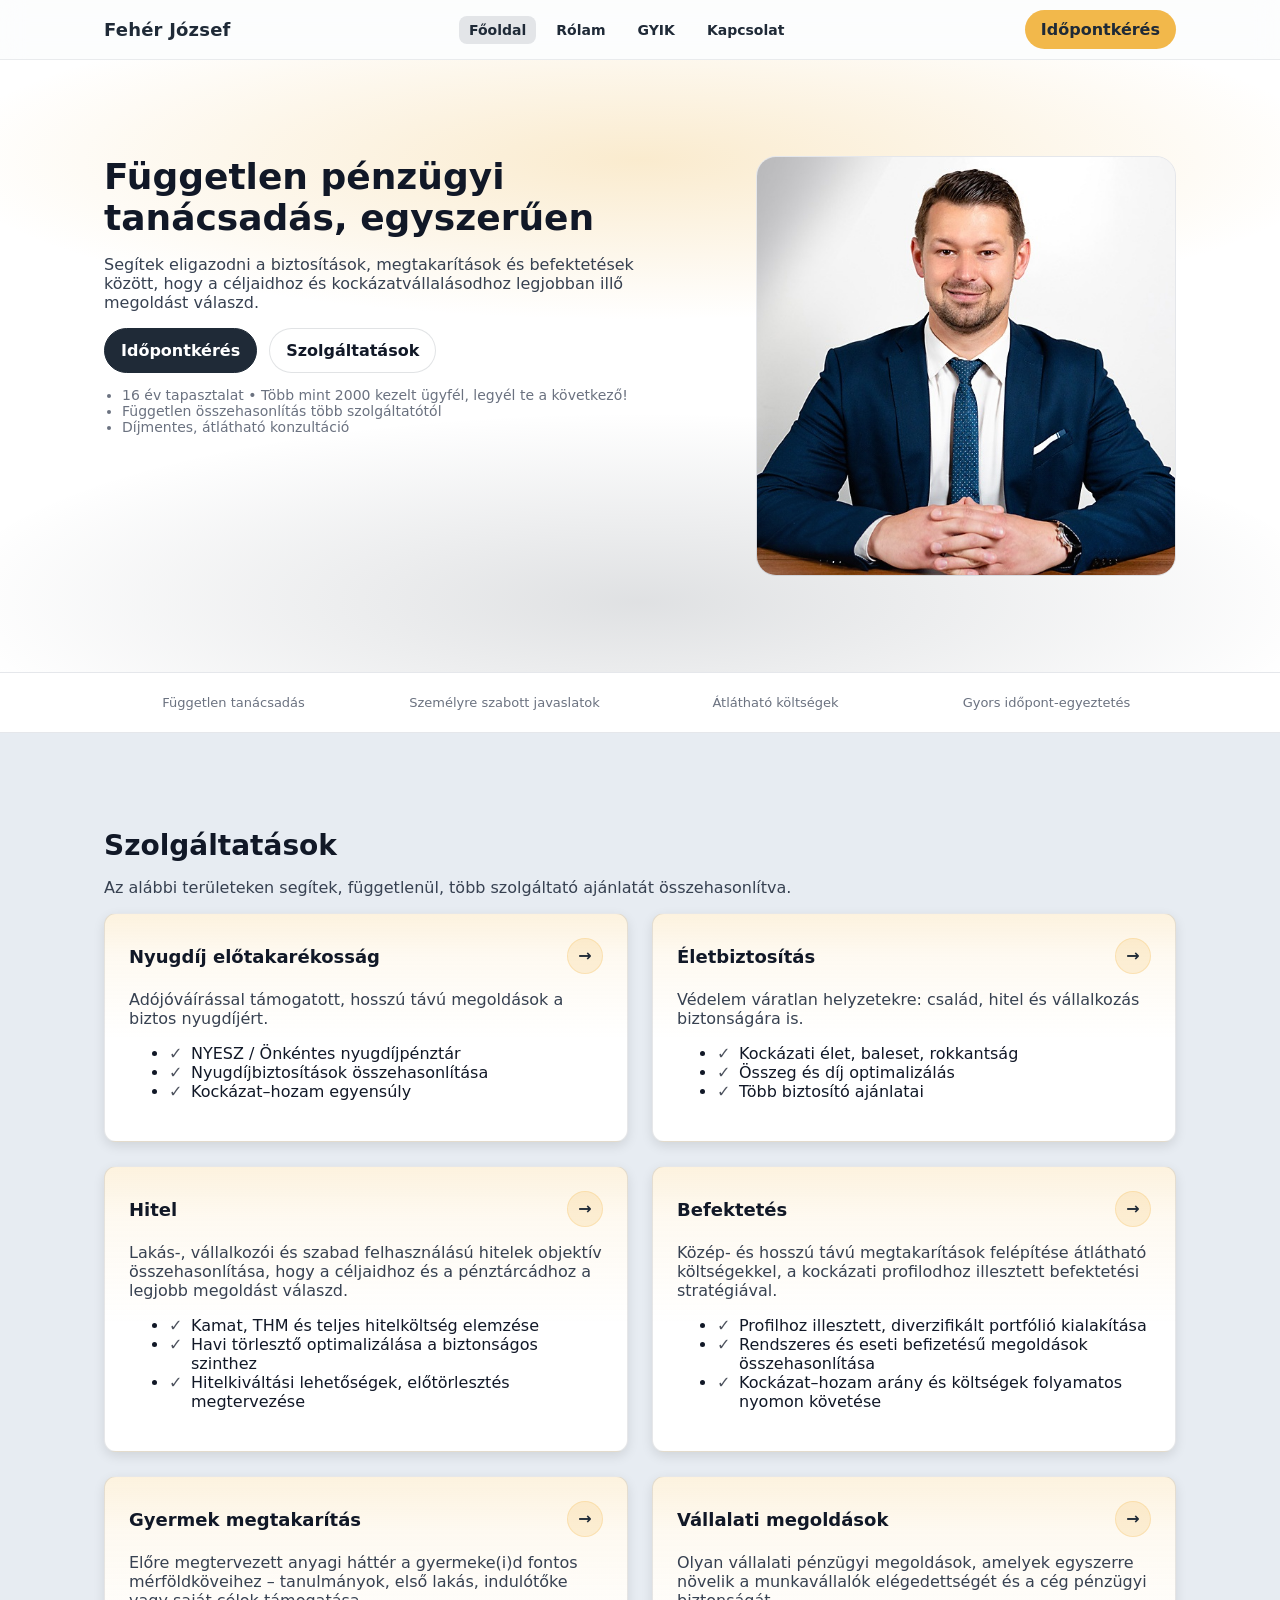
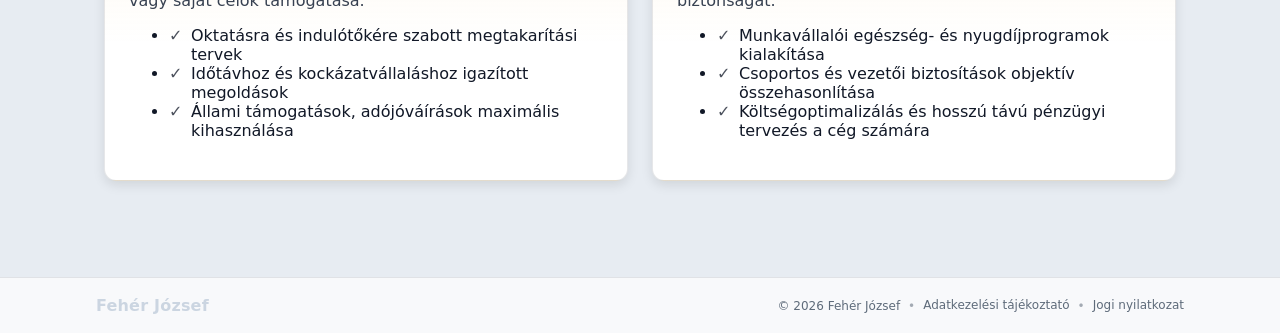
<file: index.html>
<!doctype html>
<html lang="hu">
	<head>
		<meta charset="utf-8" />
		<meta name="viewport" content="width=device-width, initial-scale=1" />
		<title>Fehér József – Főoldal</title>
		<link rel="stylesheet" href="styles.css" />
	</head>
	<body>
		<!-- ===== Header ===== -->
		<header>
			<div class="container nav">
				<a class="brand" href="index.html">Fehér József</a>

				<!-- Hamburger -->
				<button
					id="menu-toggle"
					type="button"
					class="menu-toggle"
					aria-expanded="false"
					aria-controls="mainmenu"
					aria-label="Menü"
				>
					☰
				</button>

				<!-- Főmenü -->
				<nav class="menu" id="mainmenu">
					<a href="index.html" class="active" aria-current="page">Főoldal</a>
					<a href="rolam.html">Rólam</a>
					<a href="gyik.html">GYIK</a>
					<a href="kapcsolat.html">Kapcsolat</a>
				</nav>

				<a class="cta" href="kapcsolat.html">Időpontkérés</a>
			</div>
		</header>

		<!-- ===== Hero ===== -->
		<section id="hero" class="hero">
			<div class="container pad hero-grid">
				<div>
					<h1>Független pénzügyi tanácsadás, egyszerűen</h1>
					<p>
						Segítek eligazodni a biztosítások, megtakarítások és befektetések
						között, hogy a céljaidhoz és kockázatvállalásodhoz legjobban illő
						megoldást válaszd.
					</p>
					<div class="btn-row">
						<a class="btn primary" href="kapcsolat.html">Időpontkérés</a>
						<a class="btn" href="#szolgaltatasok">Szolgáltatások</a>
					</div>
					<ul class="hero-points">
						<li>
							16 év tapasztalat • Több mint 2000 kezelt ügyfél, legyél te a
							következő!
						</li>
						<li>Független összehasonlítás több szolgáltatótól</li>
						<li>Díjmentes, átlátható konzultáció</li>
					</ul>
				</div>

				<div class="hero-img square">
					<img
						class="square-img"
						src="feher-jozsef-fejlec-1.jpg"
						alt="Fehér József – portré"
					/>
				</div>
			</div>
		</section>

		<!-- ===== Strip ===== -->
		<section class="strip">
			<div
				class="container pad"
				style="padding-top: 22px; padding-bottom: 22px"
			>
				<div class="strip-grid">
					<div class="strip-item">Független tanácsadás</div>
					<div class="strip-item">Személyre szabott javaslatok</div>
					<div class="strip-item">Átlátható költségek</div>
					<div class="strip-item">Gyors időpont-egyeztetés</div>
				</div>
			</div>
		</section>

		<!-- ===== Szolgáltatások ===== -->
		<section id="szolgaltatasok">
			<div class="container pad">
				<h2>Szolgáltatások</h2>
				<p>
					Az alábbi területeken segítek, függetlenül, több szolgáltató ajánlatát
					összehasonlítva.
				</p>

				<!-- !!! EZ A HIÁNYZÓ WRAPPER !!! -->
				<div class="cards">
					<a href="nyugdij.html" class="clickable-card">
						<article class="card szolgaltatas-card card-elet">
							<h3>Nyugdíj előtakarékosság</h3>
							<p>
								Adójóváírással támogatott, hosszú távú megoldások a biztos
								nyugdíjért.
							</p>
							<ul>
								<li>NYESZ / Önkéntes nyugdíjpénztár</li>
								<li>Nyugdíjbiztosítások összehasonlítása</li>
								<li>Kockázat–hozam egyensúly</li>
							</ul>
						</article>
					</a>

					<a href="eletbiztositas.html" class="clickable-card">
						<article class="card szolgaltatas-card card-elet">
							<h3>Életbiztosítás</h3>
							<p>
								Védelem váratlan helyzetekre: család, hitel és vállalkozás
								biztonságára is.
							</p>
							<ul>
								<li>Kockázati élet, baleset, rokkantság</li>
								<li>Összeg és díj optimalizálás</li>
								<li>Több biztosító ajánlatai</li>
							</ul>
						</article>
					</a>

					<a href="hitel.html" class="clickable-card">
						<article class="card szolgaltatas-card card-elet">
							<h3>Hitel</h3>
							<p>
								Lakás-, vállalkozói és szabad felhasználású hitelek objektív
								összehasonlítása, hogy a céljaidhoz és a pénztárcádhoz a legjobb
								megoldást válaszd.
							</p>
							<ul>
								<li>Kamat, THM és teljes hitelköltség elemzése</li>
								<li>Havi törlesztő optimalizálása a biztonságos szinthez</li>
								<li>Hitelkiváltási lehetőségek, előtörlesztés megtervezése</li>
							</ul>
						</article>
					</a>

					<a href="befektetes.html" class="clickable-card">
						<article class="card szolgaltatas-card card-elet">
							<h3>Befektetés</h3>
							<p>
								Közép- és hosszú távú megtakarítások felépítése átlátható
								költségekkel, a kockázati profilodhoz illesztett befektetési
								stratégiával.
							</p>
							<ul>
								<li>
									Profilhoz illesztett, diverzifikált portfólió kialakítása
								</li>
								<li>
									Rendszeres és eseti befizetésű megoldások összehasonlítása
								</li>
								<li>
									Kockázat–hozam arány és költségek folyamatos nyomon követése
								</li>
							</ul>
						</article>
					</a>

					<a href="gyermek.html" class="clickable-card">
						<article class="card szolgaltatas-card card-elet">
							<h3>Gyermek megtakarítás</h3>
							<p>
								Előre megtervezett anyagi háttér a gyermeke(i)d fontos
								mérföldköveihez – tanulmányok, első lakás, indulótőke vagy saját
								célok támogatása.
							</p>
							<ul>
								<li>Oktatásra és indulótőkére szabott megtakarítási tervek</li>
								<li>Időtávhoz és kockázatvállaláshoz igazított megoldások</li>
								<li>
									Állami támogatások, adójóváírások maximális kihasználása
								</li>
							</ul>
						</article>
					</a>

					<a href="vallalati.html" class="clickable-card">
						<article class="card szolgaltatas-card card-elet">
							<h3>Vállalati megoldások</h3>
							<p>
								Olyan vállalati pénzügyi megoldások, amelyek egyszerre növelik a
								munkavállalók elégedettségét és a cég pénzügyi biztonságát.
							</p>
							<ul>
								<li>Munkavállalói egészség- és nyugdíjprogramok kialakítása</li>
								<li>
									Csoportos és vezetői biztosítások objektív összehasonlítása
								</li>
								<li>
									Költségoptimalizálás és hosszú távú pénzügyi tervezés a cég
									számára
								</li>
							</ul>
						</article>
					</a>
				</div>
				<!-- .cards vége -->
			</div>
		</section>

		<!-- ===== Footer ===== -->
		<footer class="site-footer">
			<div class="container footer-inner">
				<strong class="footer-brand">Fehér József</strong>
				<div class="footer-links">
					<span>© <span id="year"></span> Fehér József</span>
					<span class="dot">•</span>
					<a href="adatkezeles.html">Adatkezelési tájékoztató</a>
					<span class="dot">•</span>
					<a href="joginyilatkozat.html">Jogi nyilatkozat</a>
				</div>
			</div>
		</footer>

		<!-- ===== Script (EGY darab, tiszta) ===== -->
		<script>
			      // © év
			      document.getElementById('year').textContent = new Date().getFullYear();

			      // Hamburger
			      document.addEventListener('DOMContentLoaded', function () {
			        const btn  = document.getElementById('menu-toggle');
			        const menu = document.getElementById('mainmenu');
			        if (!btn || !menu) return;

			        btn.addEventListener('click', function (e) {
			          e.preventDefault();
			          e.stopPropagation();
			          const open = menu.classList.toggle('open');
			          btn.setAttribute('aria-expanded', open ? 'true' : 'false');
			        });

			        // menün kívül katt: zárás
			        document.addEventListener('click', function (e) {
			          if (menu.classList.contains('open') &&
			              !menu.contains(e.target) && e.target !== btn) {
			            menu.classList.remove('open');
			            btn.setAttribute('aria-expanded', 'false');
			          } document.addEventListener('DOMContentLoaded', function () {
			    const btn  = document.getElementById('menu-toggle');
			    const menu = document.getElementById('mainmenu');
			    if (!btn || !menu) return;

			    btn.addEventListener('click', function(){
			      const open = menu.classList.toggle('open');
			      btn.setAttribute('aria-expanded', open ? 'true' : 'false');
			  document.addEventListener('DOMContentLoaded', function(){
			    const btn  = document.querySelector('.menu-toggle');
			    const menu = document.getElementById('mainmenu');
			    if (!btn || !menu) return;
			    btn.addEventListener('click', function(){
			      const open = menu.classList.toggle('open');
			      btn.setAttribute('aria-expanded', open ? 'true' : 'false');
			(function () {
			  var btn  = document.getElementById('menu-toggle');
			  var menu = document.getElementById('mainmenu');
			  if (!btn || !menu) return;

			  btn.addEventListener('click', function (e) {
			    e.stopPropagation();                       // ne buborékoljon tovább
			    var open = menu.classList.toggle('open');  // nyit/zár
			    btn.setAttribute('aria-expanded', open ? 'true' : 'false');
			  });

			  // Menün kívül kattintásra zárjuk
			  document.addEventListener('click', function (e) {
			    if (menu.classList.contains('open') &&
			        !menu.contains(e.target) && e.target !== btn) {
			      menu.classList.remove('open');
			      btn.setAttribute('aria-expanded', 'false');
			document.addEventListener('DOMContentLoaded', function () {
			  const btn  = document.getElementById('menu-toggle');
			  const menu = document.getElementById('mainmenu');
			  if (!btn || !menu) return;

			  btn.addEventListener('click', function (e) {
			    e.preventDefault();
			    e.stopPropagation();
			    const open = menu.classList.toggle('open');
			    btn.setAttribute('aria-expanded', open ? 'true' : 'false');
			  });

			  document.addEventListener('click', function (e) {
			    if (menu.classList.contains('open') &&
			        !menu.contains(e.target) && e.target !== btn) {
			      menu.classList.remove('open');
			      btn.setAttribute('aria-expanded', 'false');
			document.addEventListener('DOMContentLoaded', function(){
			  const btn  = document.getElementById('menu-toggle');
			  const menu = document.getElementById('mainmenu');
			  if (!btn || !menu) return;
			  btn.addEventListener('click', function(e){
			    e.preventDefault(); e.stopPropagation();
			    const open = menu.classList.toggle('open');
			    btn.setAttribute('aria-expanded', open ? 'true' : 'false');
			  });
			  document.addEventListener('click', function(e){
			    if (menu.classList.contains('open') && !menu.contains(e.target) && e.target !== btn) {
			      menu.classList.remove('open');
			      btn.setAttribute('aria-expanded','false');
			    }
			  });
			});


			    }
			  });
			});


			    }
			  });
			})();


			    });
			  });
			    // Menü zárása, ha egy menüpontot választanak
			    menu.querySelectorAll('a').forEach(a=>{
			      a.addEventListener('click', ()=>{
			        if (menu.classList.contains('open')) {
			          menu.classList.remove('open');
			          btn.setAttribute('aria-expanded','false');
			        }
			      });
			    });
			  });
			        });
			      });
		</script>
		<script src="site.js"></script>
	</body>
</html>
</file>
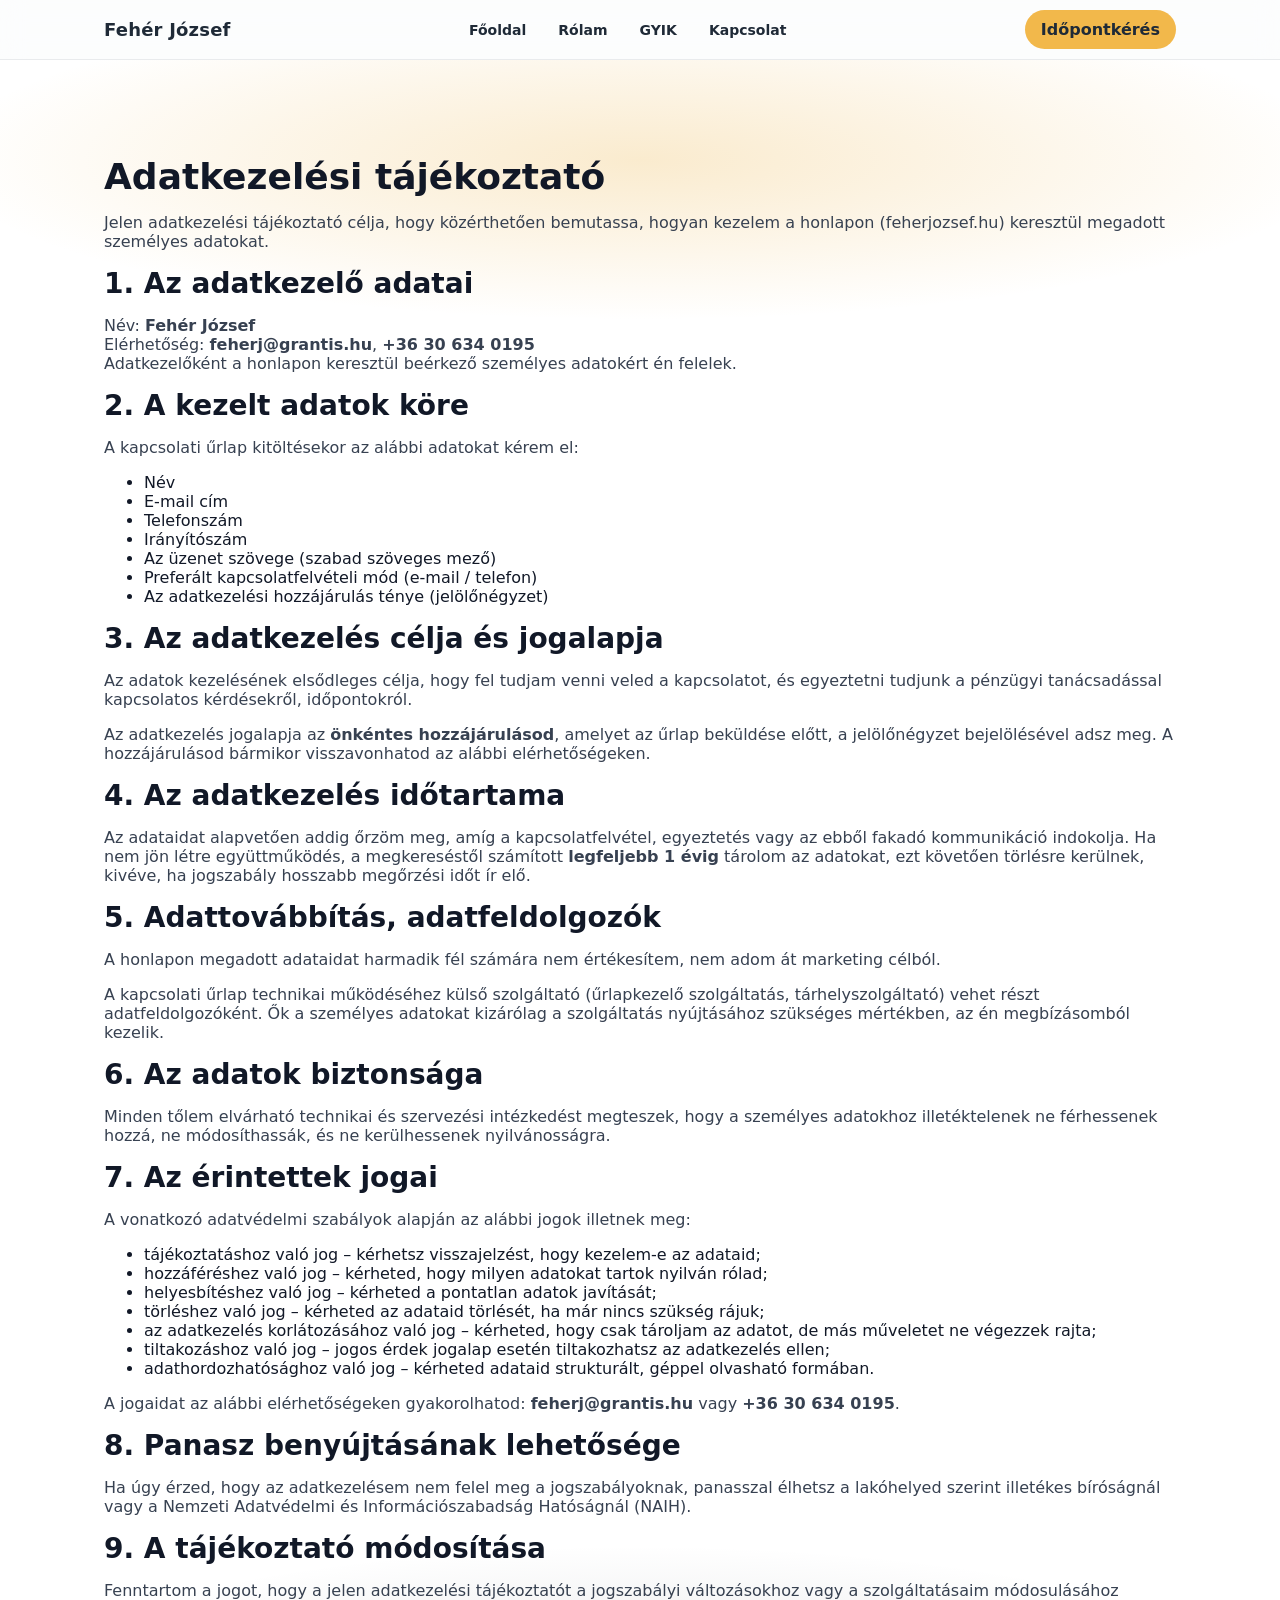
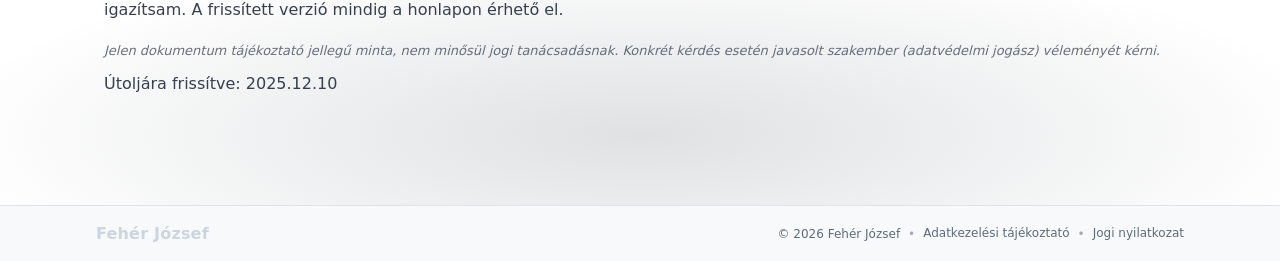
<file: adatkezeles.html>
<!DOCTYPE html>
<html lang="hu">
  <head>
    <meta charset="UTF-8" />
    <meta name="viewport" content="width=device-width, initial-scale=1.0" />
    <title>Adatkezelési tájékoztató – Fehér József</title>
    <link rel="stylesheet" href="styles.css" />
  </head>

  <body class="adatkezeles-oldal">
    <!-- HEADER -->
    <header>
      <div class="container nav">
        <a class="brand" href="index.html">Fehér József</a>

        <!-- Hamburger gomb -->
        <button
          id="menu-toggle"
          type="button"
          class="menu-toggle"
          aria-expanded="false"
          aria-controls="mainmenu"
          aria-label="Menü"
        >
          ☰
        </button>

        <!-- Menü -->
        <nav class="menu" id="mainmenu" role="navigation" aria-label="Főmenü">
          <a href="index.html">Főoldal</a>
          <a href="rolam.html">Rólam</a>
          <a href="gyik.html">GYIK</a>
          <a href="kapcsolat.html">Kapcsolat</a>
        </nav>

        <a class="cta" href="kapcsolat.html">Időpontkérés</a>
      </div>
    </header>

    <!-- TARTALOM -->
    <section class="hero">
      <div class="container pad">
        <h1>Adatkezelési tájékoztató</h1>

        <p>
          Jelen adatkezelési tájékoztató célja, hogy közérthetően bemutassa,
          hogyan kezelem a honlapon (feherjozsef.hu) keresztül megadott
          személyes adatokat.
        </p>

        <h2>1. Az adatkezelő adatai</h2>
        <p>
          Név: <strong>Fehér József</strong><br />
          Elérhetőség:
          <strong>feherj@grantis.hu</strong>,
          <strong>+36 30 634 0195</strong><br />
          Adatkezelőként a honlapon keresztül beérkező személyes adatokért
          én felelek.
        </p>

        <h2>2. A kezelt adatok köre</h2>
        <p>A kapcsolati űrlap kitöltésekor az alábbi adatokat kérem el:</p>
        <ul>
          <li>Név</li>
          <li>E-mail cím</li>
          <li>Telefonszám</li>
          <li>Irányítószám</li>
          <li>Az üzenet szövege (szabad szöveges mező)</li>
          <li>Preferált kapcsolatfelvételi mód (e-mail / telefon)</li>
          <li>Az adatkezelési hozzájárulás ténye (jelölőnégyzet)</li>
        </ul>

        <h2>3. Az adatkezelés célja és jogalapja</h2>
        <p>
          Az adatok kezelésének elsődleges célja, hogy fel tudjam venni veled a
          kapcsolatot, és egyeztetni tudjunk a pénzügyi tanácsadással kapcsolatos
          kérdésekről, időpontokról.
        </p>
        <p>
          Az adatkezelés jogalapja az
          <strong>önkéntes hozzájárulásod</strong>, amelyet az űrlap beküldése
          előtt, a jelölőnégyzet bejelölésével adsz meg. A hozzájárulásod
          bármikor visszavonhatod az alábbi elérhetőségeken.
        </p>

        <h2>4. Az adatkezelés időtartama</h2>
        <p>
          Az adataidat alapvetően addig őrzöm meg, amíg a kapcsolatfelvétel,
          egyeztetés vagy az ebből fakadó kommunikáció indokolja.
          Ha nem jön létre együttműködés, a megkereséstől számított
          <strong>legfeljebb 1 évig</strong> tárolom az adatokat, ezt követően
          törlésre kerülnek, kivéve, ha jogszabály hosszabb megőrzési időt ír elő.
        </p>

        <h2>5. Adattovábbítás, adatfeldolgozók</h2>
        <p>
          A honlapon megadott adataidat harmadik fél számára nem értékesítem,
          nem adom át marketing célból.
        </p>
        <p>
          A kapcsolati űrlap technikai működéséhez külső szolgáltató
          (űrlapkezelő szolgáltatás, tárhelyszolgáltató) vehet részt
          adatfeldolgozóként. Ők a személyes adatokat kizárólag a szolgáltatás
          nyújtásához szükséges mértékben, az én megbízásomból kezelik.
        </p>

        <h2>6. Az adatok biztonsága</h2>
        <p>
          Minden tőlem elvárható technikai és szervezési intézkedést megteszek,
          hogy a személyes adatokhoz illetéktelenek ne férhessenek hozzá,
          ne módosíthassák, és ne kerülhessenek nyilvánosságra.
        </p>

        <h2>7. Az érintettek jogai</h2>
        <p>
          A vonatkozó adatvédelmi szabályok alapján az alábbi jogok illetnek meg:
        </p>
        <ul>
          <li>tájékoztatáshoz való jog – kérhetsz visszajelzést, hogy kezelem-e az adataid;</li>
          <li>hozzáféréshez való jog – kérheted, hogy milyen adatokat tartok nyilván rólad;</li>
          <li>helyesbítéshez való jog – kérheted a pontatlan adatok javítását;</li>
          <li>törléshez való jog – kérheted az adataid törlését, ha már nincs szükség rájuk;</li>
          <li>
            az adatkezelés korlátozásához való jog – kérheted, hogy csak tároljam az
            adatot, de más műveletet ne végezzek rajta;
          </li>
          <li>tiltakozáshoz való jog – jogos érdek jogalap esetén tiltakozhatsz az adatkezelés ellen;</li>
          <li>
            adathordozhatósághoz való jog – kérheted adataid strukturált,
            géppel olvasható formában.
          </li>
        </ul>
        <p>
          A jogaidat az alábbi elérhetőségeken gyakorolhatod:
          <strong>feherj@grantis.hu</strong> vagy
          <strong>+36 30 634 0195</strong>.
        </p>

        <h2>8. Panasz benyújtásának lehetősége</h2>
        <p>
          Ha úgy érzed, hogy az adatkezelésem nem felel meg a jogszabályoknak,
          panasszal élhetsz a lakóhelyed szerint illetékes bíróságnál vagy a
          Nemzeti Adatvédelmi és Információszabadság Hatóságnál (NAIH).
        </p>

        <h2>9. A tájékoztató módosítása</h2>
        <p>
          Fenntartom a jogot, hogy a jelen adatkezelési tájékoztatót a jogszabályi
          változásokhoz vagy a szolgáltatásaim módosulásához igazítsam.
          A frissített verzió mindig a honlapon érhető el.
        </p>

        <p style="margin-top: 24px; font-size: 13px; color:#6b7280;">
          <em>
            Jelen dokumentum tájékoztató jellegű minta, nem minősül jogi tanácsadásnak.
            Konkrét kérdés esetén javasolt szakember (adatvédelmi jogász) véleményét kérni.
          </em>
        </p>
		<p>Útoljára frissítve: 2025.12.10</p>
      </div>
    </section>

    <!-- FOOTER -->
    <footer class="site-footer">
      <div class="container footer-inner">
        <strong class="footer-brand">Fehér József</strong>
        <div class="footer-links">
          <span>© <span id="year"></span> Fehér József</span>
          <span class="dot">•</span>
          <a href="adatkezeles.html">Adatkezelési tájékoztató</a>
          <span class="dot">•</span>
          <a href="joginyilatkozat.html">Jogi nyilatkozat</a>
        </div>
      </div>
    </footer>

    <!-- SCRIPT: év + hamburger -->
    <script>
      // év a láblécben
      document.getElementById("year").textContent =
        new Date().getFullYear();

      // hamburger menü
      document.addEventListener("DOMContentLoaded", function () {
        const btn = document.getElementById("menu-toggle");
        const menu = document.getElementById("mainmenu");
        if (!btn || !menu) return;

        btn.addEventListener("click", function (e) {
          e.preventDefault();
          e.stopPropagation();
          const open = menu.classList.toggle("open");
          btn.setAttribute("aria-expanded", open ? "true" : "false");
        });

        document.addEventListener("click", function (e) {
          if (
            menu.classList.contains("open") &&
            !menu.contains(e.target) &&
            e.target !== btn
          ) {
            menu.classList.remove("open");
            btn.setAttribute("aria-expanded", "false");
          }
        });

        // menüpont választás után zárás (mobilon)
        menu.querySelectorAll("a").forEach((a) => {
          a.addEventListener("click", () => {
            if (menu.classList.contains("open")) {
              menu.classList.remove("open");
              btn.setAttribute("aria-expanded", "false");
            }
          });
        });
      });
    </script>
    <script src="site.js"></script>
</body>
</html>
</file>
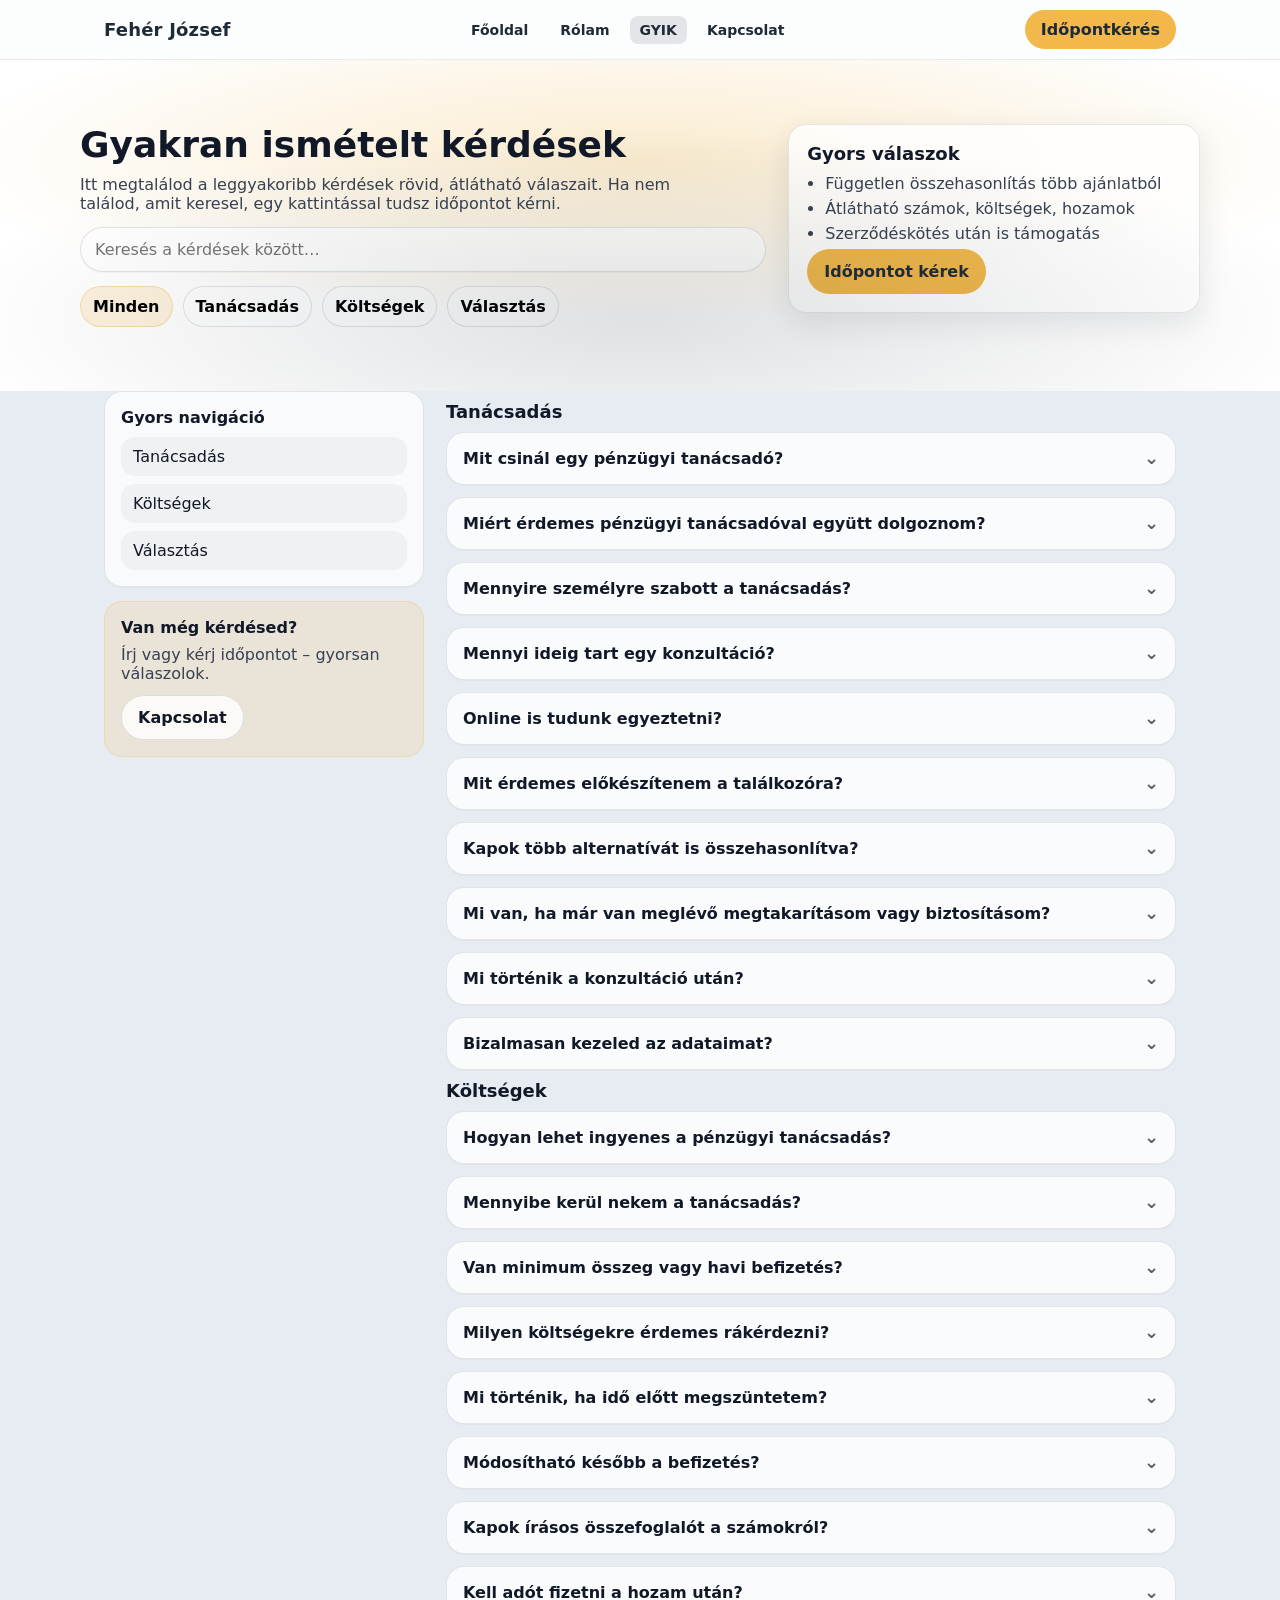
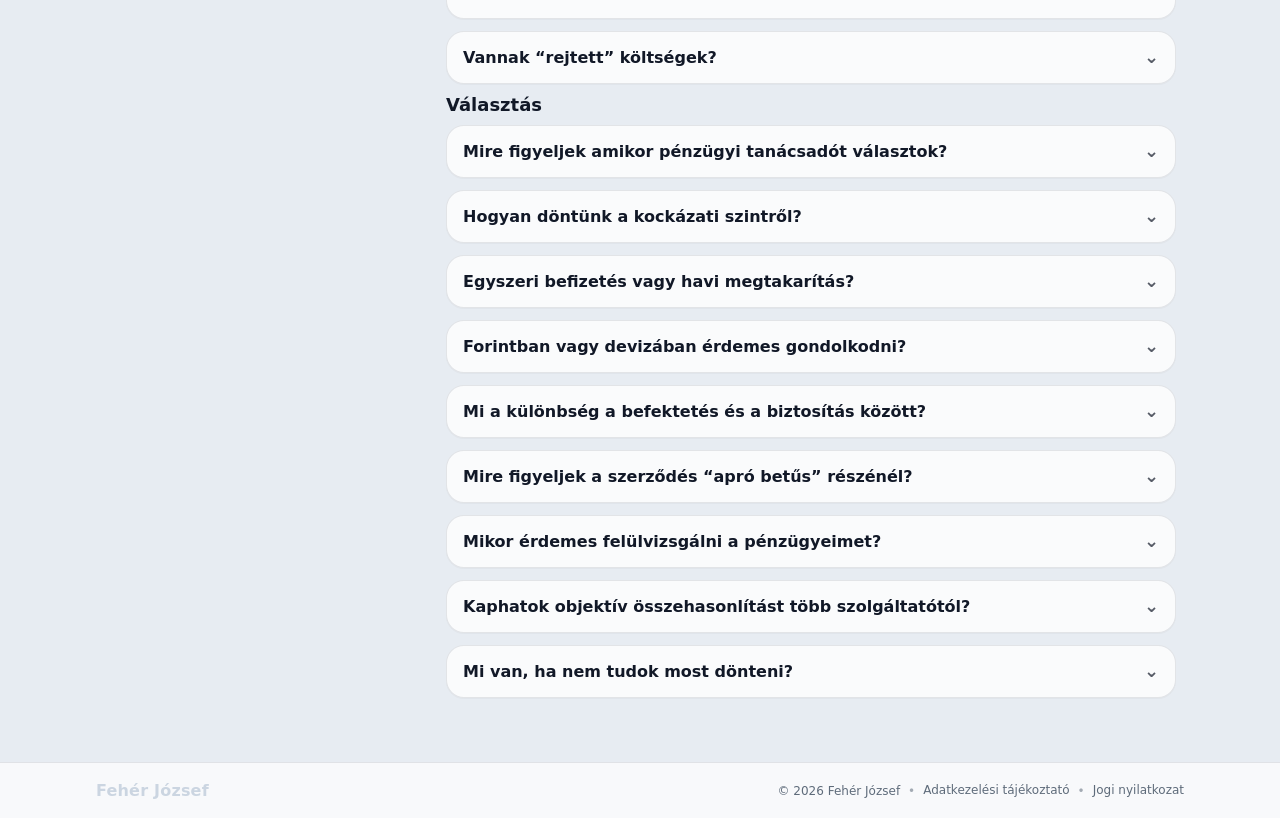
<file: gyik.html>
<!DOCTYPE html>
<html lang="hu">
	<head>
		<meta charset="utf-8" />
		<meta name="viewport" content="width=device-width, initial-scale=1" />
		<title>GYIK – Fehér József</title>
		<link rel="stylesheet" href="styles.css" />
	</head>
	<body data-page="faq">
		<header>
			<div class="container nav">
				<a class="brand" href="index.html">Fehér József</a>

				<!-- Hamburger -->
				<button
					id="menu-toggle"
					type="button"
					class="menu-toggle"
					aria-expanded="false"
					aria-controls="mainmenu"
					aria-label="Menü"
				>
					☰
				</button>

				<!-- Menü -->
				<nav class="menu" id="mainmenu">
					<a href="index.html">Főoldal</a>
					<a href="rolam.html">Rólam</a>
					<a href="gyik.html" class="active">GYIK</a>
					<a href="kapcsolat.html">Kapcsolat</a>
				</nav>

				<a class="cta" href="kapcsolat.html">Időpontkérés</a>
			</div>
		</header>

		<main class="site-main">
			<section class="hero faq-hero">
				<div class="container pad">
					<div class="faq-hero-grid">
						<div class="faq-hero-left">
							<h1>Gyakran ismételt kérdések</h1>
							<p class="faq-lead">
								Itt megtalálod a leggyakoribb kérdések rövid, átlátható válaszait.
								Ha nem találod, amit keresel, egy kattintással tudsz időpontot kérni.
							</p>

							<div class="faq-search">
								<label class="sr-only" for="faqSearch">Keresés</label>
								<input
									id="faqSearch"
									type="search"
									placeholder="Keresés a kérdések között…"
									autocomplete="off"
								/>
															<button type="button" class="faq-clear" aria-label="Keresés törlése" title="Törlés">×</button>
							</div>

							<div class="faq-chips" aria-label="GYIK szűrők">
								<button type="button" class="chip is-active" data-filter="all">Minden</button>
								<button type="button" class="chip" data-filter="tanacsadas">Tanácsadás</button>
								<button type="button" class="chip" data-filter="koltsegek">Költségek</button>
								<button type="button" class="chip" data-filter="valasztas">Választás</button>
							</div>
						</div>

						<aside class="faq-hero-right" aria-label="Gyors infó">
							<div class="faq-sidecard">
								<h2>Gyors válaszok</h2>
								<ul>
									<li>Független összehasonlítás több ajánlatból</li>
									<li>Átlátható számok, költségek, hozamok</li>
									<li>Szerződéskötés után is támogatás</li>
								</ul>
								<a class="btn btn-gold" href="kapcsolat.html">Időpontot kérek</a>
							</div>
						</aside>
					</div>
				</div>
			</section>

			<section class="faq">
				<div class="container">
					<div class="faq-layout">
						<aside class="faq-aside">
							<div class="faq-toc">
								<h2>Gyors navigáció</h2>
								<a href="#sec-tanacsadas">Tanácsadás</a>
								<a href="#sec-koltsegek">Költségek</a>
								<a href="#sec-valasztas">Választás</a>
							</div>

							<div class="faq-callout">
								<strong>Van még kérdésed?</strong>
								<p>Írj vagy kérj időpontot – gyorsan válaszolok.</p>
								<a class="btn btn-outline" href="kapcsolat.html">Kapcsolat</a>
							</div>
						</aside>

						<div class="faq-content">
							<h2 id="sec-tanacsadas" class="faq-section-title">Tanácsadás</h2>
							<details class="faq-item" data-cat="tanacsadas">
								<summary>Mit csinál egy pénzügyi tanácsadó?</summary>
								<div class="faq-answer">
						A GRANTIS pénzügyi tanácsadója elsőként felméri az igényeidet. Mivel
						nincs általánosan, mindenki számára legjobb ajánlat, ezért elsőként
						megismerjük, hogy mi az, ami fontos neked, hogyan képzeled az
						ideális megtakarítást és ehhez képest milyen lehetőségeid vannak.
						Részletesen átbeszéljük az igényeidet, elvárásaidat. A fentiek
						alapján összegyűjtjük azokat az ajánlatokat, amik segíthetnek elérni
						a céljaidat.. Saját fejlesztésű összehasonlító kalkulátorokkal
						dolgozunk, amivel a konkrét számokat, költségeket és várható
						hozamokat tudjuk neked megmutatni. Nincsenek “szerintem”-ek és
						felesleges marketing, így a tények és természetesen a saját igényeid
						alapján tudod rangsorolni a pénzintézeti ajánlatokat. A tanácsadó
						gondoskodik róla, hogy a teljes papírmunkát elvégezzék helyetted. A
						végső döntést, hogy melyik ajánlatot választod, mindig te hozod meg.
						Minden mást, azaz nyomtatványok kitöltését, és leadását az általad
						kiválasztott pénzintézethez viszont ránk bízhatod. És
						szolgáltatásunknak ez még nem a vége, hanem csak a kezdete.
						</div>
					</details>

					<details class="faq-item" data-cat="tanacsadas">
						<summary>Miért érdemes pénzügyi tanácsadóval együtt dolgoznom?</summary>
						<div class="faq-answer">
							Ha olyan pénzügyi tanácsadóval dolgozol együtt, mint amilyenek a
							GRANTIS tanácsadói vagy én, annak az a legnagyobb előnye, hogy a
							hozzád legjobban illő ajánlatokat egyszerűen és gyorsan tudod
							megtalálni, ahogy magadtól nem tudnád, de a szerződéskötés után is
							számíthatsz rá, legyen bármilyen pénzügyi kérdésed.
						</div>
					</details>

					
					<details class="faq-item" data-cat="tanacsadas">
						<summary>Mennyire személyre szabott a tanácsadás?</summary>
						<div class="faq-answer">
							Minden megbeszélés az igényeidről szól: célok, időtáv, kockázatvállalás,
							havi keret és már meglévő szerződések alapján választunk lehetőségeket.
						</div>
					</details>

					<details class="faq-item" data-cat="tanacsadas">
						<summary>Mennyi ideig tart egy konzultáció?</summary>
						<div class="faq-answer">
							Általában 30–60 perc. Összetettebb helyzeteknél lehet több kör is, hogy
							minden kérdésedre nyugodtan legyen idő.
						</div>
					</details>

					<details class="faq-item" data-cat="tanacsadas">
						<summary>Online is tudunk egyeztetni?</summary>
						<div class="faq-answer">
							Igen, ha neked kényelmesebb, telefonon vagy online hívásban is megoldható.
							A lényeg, hogy átláthatóan át tudjuk beszélni a számokat.
						</div>
					</details>

					<details class="faq-item" data-cat="tanacsadas">
						<summary>Mit érdemes előkészítenem a találkozóra?</summary>
						<div class="faq-answer">
							Hasznos, ha tudod a célod (mire, mikorra), a havi keretedet, és ha van,
							a meglévő szerződések alapadatait (díj, futamidő, biztosító/bank).
						</div>
					</details>

					<details class="faq-item" data-cat="tanacsadas">
						<summary>Kapok több alternatívát is összehasonlítva?</summary>
						<div class="faq-answer">
							Igen – jellemzően több opciót nézünk meg, és a döntést a számodra fontos
							szempontok (költség, rugalmasság, kockázat, időtáv) szerint hozzuk meg.
						</div>
					</details>

					<details class="faq-item" data-cat="tanacsadas">
						<summary>Mi van, ha már van meglévő megtakarításom vagy biztosításom?</summary>
						<div class="faq-answer">
							Átnézzük, hogy mennyire illik a céljaidhoz, milyen költségei vannak, és
							milyen lépések jöhetnek szóba (megtartás, módosítás, kiváltás).
						</div>
					</details>

					<details class="faq-item" data-cat="tanacsadas">
						<summary>Mi történik a konzultáció után?</summary>
						<div class="faq-answer">
							Összefoglaljuk a lehetőségeket, egyeztetjük a következő lépéseket, és ha
							szeretnéd, intézzük a szükséges adminisztrációt is.
						</div>
					</details>

					<details class="faq-item" data-cat="tanacsadas">
						<summary>Bizalmasan kezeled az adataimat?</summary>
						<div class="faq-answer">
							Igen. Az adatokat kizárólag az egyeztetéshez és az ajánlatok előkészítéséhez
							kezeljük, részletek az Adatkezelési tájékoztatóban találhatók.
						</div>
					</details>

<h2 id="sec-koltsegek" class="faq-section-title">Költségek</h2>
					<details class="faq-item" data-cat="koltsegek">
						<summary>Hogyan lehet ingyenes a pénzügyi tanácsadás?</summary>
						<div class="faq-answer">
						A pénzügyi tanácsadásunk ingyenes. Hogyan lehet ez? A pénzügyi
						közvetítői piacon mindenki sikerdíjért (jutalékért) dolgozik. De ezt
						a költséget nem te, hanem a pénzügyi szolgáltatók fizetik meg.
						Tehát, ha a GRANTIS-on keresztül választasz konstrukciót, attól még
						az nem lesz drágább. A függetlenségünket ez nem befolyásolja: nem
						csak a jegybank szabályozza a jutalék mértékét, de mi magunk is
						törekszünk a legkiegyensúlyozottabb díjstruktúra kialakítására a
						bankokkal, biztosítókkal. Nekünk fontosabb, hogy azt kapd, amivel
						elégedett leszel hosszú távon is. Számodra a pénzügyi tancsácsadás
						ára valójában azon múlik, hogy a megfelelő ajánlatot választod-e —
						egy nem megalapozott döntés sokkal többe fog kerülni végső soron.
						Ezért is fontos, hogy olyan tanácsadóhoz fordulj, aki az idálisat
						keresi neked.
						</div>
					</details>

					
					<details class="faq-item" data-cat="koltsegek">
						<summary>Mennyibe kerül nekem a tanácsadás?</summary>
						<div class="faq-answer">
							A konzultáció nálad jellemzően díjmentes. A termékek költségei a választott
							megoldástól függenek, ezért ezeket mindig átláthatóan megmutatjuk.
						</div>
					</details>

					<details class="faq-item" data-cat="koltsegek">
						<summary>Van minimum összeg vagy havi befizetés?</summary>
						<div class="faq-answer">
							Terméktől függ. Van, ahol már kisebb havi összeggel is el lehet indulni,
							máshol magasabb minimumok vannak – ezt az összehasonlításnál tisztázzuk.
						</div>
					</details>

					<details class="faq-item" data-cat="koltsegek">
						<summary>Milyen költségekre érdemes rákérdezni?</summary>
						<div class="faq-answer">
							Leggyakrabban: kezelési díjak, alapkezelési költségek, biztosítási díjak,
							esetleges szerződéskötési/kezdő költségek, valamint a ki- és beszállás feltételei.
						</div>
					</details>

					<details class="faq-item" data-cat="koltsegek">
						<summary>Mi történik, ha idő előtt megszüntetem?</summary>
						<div class="faq-answer">
							Előfordulhatnak visszaváltási/lezárási költségek vagy kedvezmények elvesztése.
							Ezt mindig előre átbeszéljük, hogy ne érjen meglepetés.
						</div>
					</details>

					<details class="faq-item" data-cat="koltsegek">
						<summary>Módosítható később a befizetés?</summary>
						<div class="faq-answer">
							Sok megoldásnál igen (emelés/csökkentés, szüneteltetés), de vannak kötöttebbek.
							A rugalmasságot a céljaidhoz igazítjuk.
						</div>
					</details>

					<details class="faq-item" data-cat="koltsegek">
						<summary>Kapok írásos összefoglalót a számokról?</summary>
						<div class="faq-answer">
							Igen, kérésre összefoglaljuk a fő paramétereket és a legfontosabb költségeket,
							hogy otthon nyugodtan át tudd gondolni.
						</div>
					</details>

					<details class="faq-item" data-cat="koltsegek">
						<summary>Kell adót fizetni a hozam után?</summary>
						<div class="faq-answer">
							Adózás terméktől függ (pl. TBSZ, nyugdíj célú megoldások, biztosítások).
							Átbeszéljük, mi vonatkozik a kiválasztott konstrukcióra.
						</div>
					</details>

					<details class="faq-item" data-cat="koltsegek">
						<summary>Vannak “rejtett” költségek?</summary>
						<div class="faq-answer">
							A cél, hogy ne legyen: a döntés előtt végigvesszük a díjakat és feltételeket.
							Ha valami nem egyértelmű, addig tisztázzuk, amíg teljesen átlátható.
						</div>
					</details>

<h2 id="sec-valasztas" class="faq-section-title">Választás</h2>
					<details class="faq-item" data-cat="valasztas">
						<summary>Mire figyeljek amikor pénzügyi tanácsadót választok?</summary>
						<div class="faq-answer">
						Amikor egy pénzügyi tanácsadóval veszed fel a kapcsolatot, vagy
						fordítva, ő keres meg téged, érdemes első lépésként rákeresni a
						tanácsadó nevére az interneten, és megnézni a Magyar Nemzeti Banknál
						bejegyzett engedélyét, majd a vele kapcsolatos ügyfélvéleményeket.
						Ha ezt például a GRANTIS-szal teszed meg, rengeteg véleményt
						olvashatsz a tanácsadásokról, így kezdeti képet kaphatsz arról, hogy
						mire számíthatsz, ha a GRANTIS tanácsadójával ülsz le tárgyalni.
						Arra buzdítunk téged is, hogy adj visszajelzést a tanácsadásról,
						hiszen ezzel nekünk is segítesz abban, hogy még jobbak legyünk, de
						leginkább azoknak segítesz, akik hozzád hasonló cipőben járnak és
						megbízható tanácsadót keresnek.
						</div>
					</details>
					<details class="faq-item" data-cat="valasztas">
						<summary>Hogyan döntünk a kockázati szintről?</summary>
						<div class="faq-answer">
							A célidő, a tartalékok, a bevállalható ingadozás és a tapasztalatod alapján.
							Hosszabb időtávon általában több kockázat vállalható, rövid távon kevesebb.
						</div>
					</details>

					<details class="faq-item" data-cat="valasztas">
						<summary>Egyszeri befizetés vagy havi megtakarítás?</summary>
						<div class="faq-answer">
							Attól függ, van-e induló tőkéd és milyen a pénzáramlásod. Sok esetben a
							rendszeres befizetés segít fegyelmezetten építkezni.
						</div>
					</details>

					<details class="faq-item" data-cat="valasztas">
						<summary>Forintban vagy devizában érdemes gondolkodni?</summary>
						<div class="faq-answer">
							Cél és időtáv kérdése. Ha a jövőbeli kiadás devizás (pl. külföld), lehet értelme.
							De a deviza kockázatot is jelent – ezt mindig mérlegeljük.
						</div>
					</details>

					<details class="faq-item" data-cat="valasztas">
						<summary>Mi a különbség a befektetés és a biztosítás között?</summary>
						<div class="faq-answer">
							A befektetés a vagyonépítésre fókuszál, a biztosítás elsősorban kockázatokra ad
							védelmet. Léteznek kombinált megoldások is – azt nézzük, neked mire van szükséged.
						</div>
					</details>

					<details class="faq-item" data-cat="valasztas">
						<summary>Mire figyeljek a szerződés “apró betűs” részénél?</summary>
						<div class="faq-answer">
							Különösen: felmondás/kivásárlás feltételei, díjmódosítás, költségek, kifizetési
							szabályok és a kockázati tájékoztatók.
						</div>
					</details>

					<details class="faq-item" data-cat="valasztas">
						<summary>Mikor érdemes felülvizsgálni a pénzügyeimet?</summary>
						<div class="faq-answer">
							Évente egyszer mindenképp hasznos, illetve élethelyzet-változáskor (család,
							lakás, munka, vállalkozás) érdemes újratervezni.
						</div>
					</details>

					<details class="faq-item" data-cat="valasztas">
						<summary>Kaphatok objektív összehasonlítást több szolgáltatótól?</summary>
						<div class="faq-answer">
							Igen, több ajánlatot nézünk meg egységes szempontok szerint, hogy könnyű legyen
							összevetni őket.
						</div>
					</details>

					<details class="faq-item" data-cat="valasztas">
						<summary>Mi van, ha nem tudok most dönteni?</summary>
						<div class="faq-answer">
							Semmi gond. Az összefoglalót elviheted, átgondolhatod, és később folytatjuk.
							A jó döntéshez idő kell – nem siettetünk.
						</div>
					</details>


					</div>
				</div>
			</section>
		</main>

		<footer class="site-footer">
      <div class="container footer-inner">
        <strong class="footer-brand">Fehér József</strong>
        <div class="footer-links">
          <span>© <span id="year"></span> Fehér József</span>
          <span class="dot">•</span>
          <a href="adatkezeles.html">Adatkezelési tájékoztató</a>
          <span class="dot">•</span>
          <a href="joginyilatkozat.html">Jogi nyilatkozat</a>
        </div>
      </div>
    </footer>
		<script>
			// GYIK: keresés + chip szűrő (csak ezen az oldalon)
			(() => {
				const input = document.getElementById("faqSearch");
				const chips = document.querySelectorAll(".faq-chips .chip");
				const items = Array.from(document.querySelectorAll(".faq-item"));
				const sectionTitles = Array.from(document.querySelectorAll(".faq-section-title"));

				let activeCat = "all";

				const norm = (s) => (s || "").toLowerCase().normalize("NFD").replace(/\p{Diacritic}/gu, "");

				const apply = () => {
					const q = norm(input?.value || "");
					items.forEach((d) => {
						const cat = d.getAttribute("data-cat") || "";
						const txt = norm(d.textContent);
						const okCat = activeCat === "all" || cat === activeCat;
						const okQ = !q || txt.includes(q);
						d.style.display = okCat && okQ ? "" : "none";
					});

					// Címsorok: akkor látszanak, ha alatta van legalább egy látható elem
					sectionTitles.forEach((h) => {
						let el = h.nextElementSibling;
						let hasVisible = false;
						while (el && el.tagName.toLowerCase() === "details") {
							if (getComputedStyle(el).display !== "none") { hasVisible = true; break; }
							el = el.nextElementSibling;
						}
						h.style.display = hasVisible ? "" : "none";
					});
				};

				chips.forEach((b) => {
					b.addEventListener("click", () => {
						chips.forEach((x) => x.classList.remove("is-active"));
						b.classList.add("is-active");
						activeCat = b.getAttribute("data-filter") || "all";
						apply();
					});
				});

				if (input) input.addEventListener("input", apply);
				apply();
			})();
		</script>
		<script src="site.js"></script>
</body>
</html>
</file>
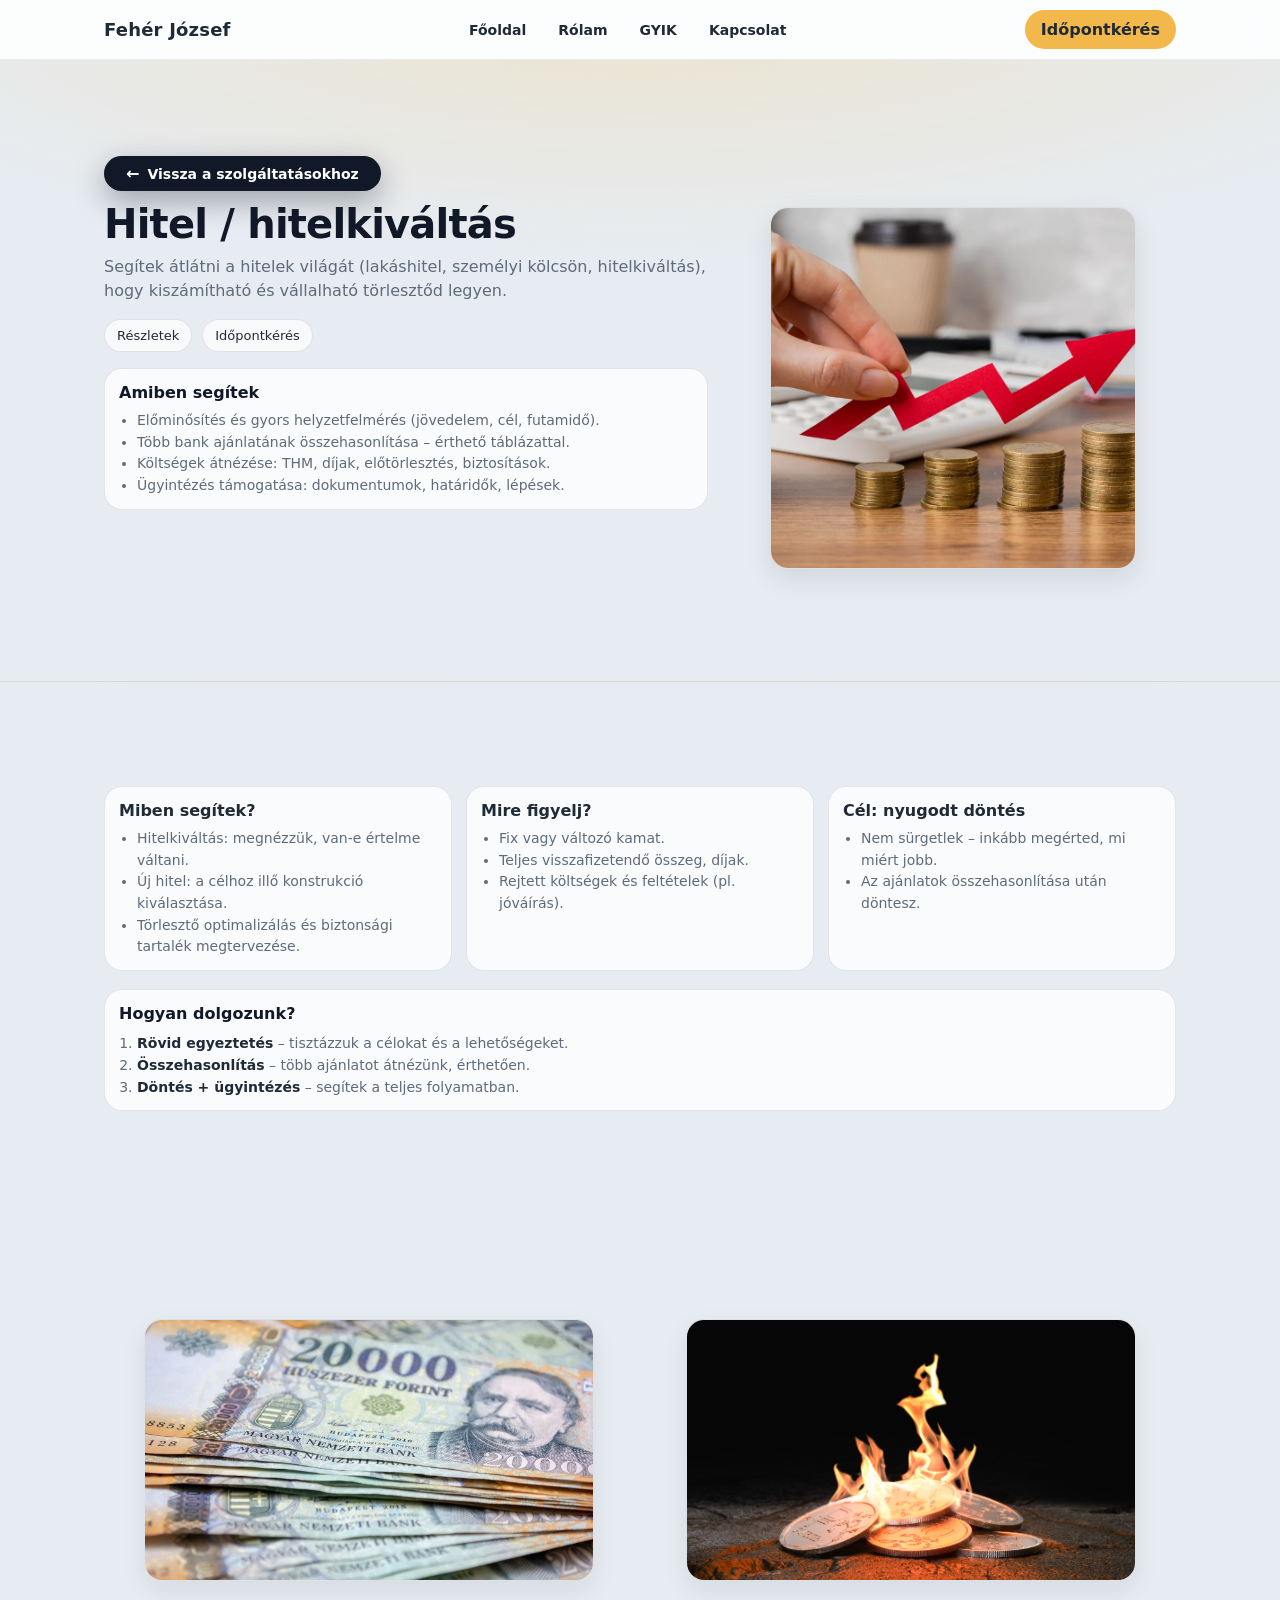
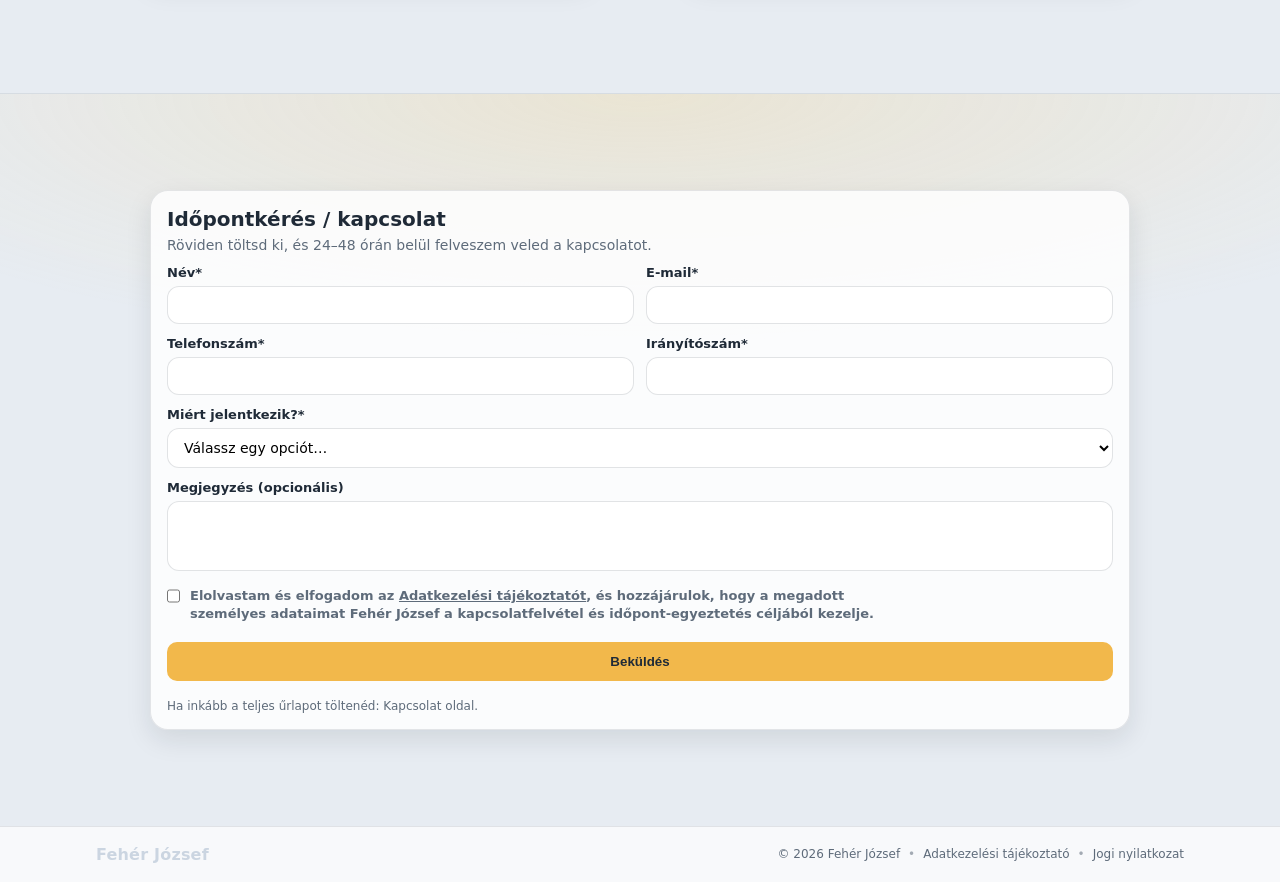
<file: hitel.html>
<!doctype html>
<html lang="hu">
  <head>
    <meta charset="utf-8" />
    <meta name="viewport" content="width=device-width, initial-scale=1" />
    <title>Hitel – Fehér József</title>
    <link rel="stylesheet" href="styles.css" />
  </head>
  <body class="service-page">
    <header>
      <div class="container nav">
        <a class="brand" href="index.html">Fehér József</a>
        <button id="menu-toggle" type="button" class="menu-toggle"
                aria-expanded="false" aria-controls="mainmenu" aria-label="Menü">☰</button>
        <nav class="menu" id="mainmenu">
          <a href="index.html">Főoldal</a>
          <a href="rolam.html">Rólam</a>
          <a href="gyik.html">GYIK</a>
          <a href="kapcsolat.html">Kapcsolat</a>
        </nav>
        <a class="cta" href="kapcsolat.html">Időpontkérés</a>
      </div>
    </header>

    <main>
      <section class="service-hero">
        <div class="container pad">
          <a href="index.html#szolgaltatasok" class="back-home">Vissza a szolgáltatásokhoz</a>
          <div class="service-hero-grid">
            <div class="service-hero-copy">
              <h1>Hitel / hitelkiváltás</h1>
              <p class="lead">Segítek átlátni a hitelek világát (lakáshitel, személyi kölcsön, hitelkiváltás), hogy kiszámítható és vállalható törlesztőd legyen.</p>
              <div class="service-pills">
                <a class="pill" href="#reszletek">Részletek</a>
                <a class="pill" href="#idopont">Időpontkérés</a>
              </div>
              <div class="service-checks">
                <h2>Amiben segítek</h2>
                <ul class="checklist">
                  <li>Előminősítés és gyors helyzetfelmérés (jövedelem, cél, futamidő).</li>
<li>Több bank ajánlatának összehasonlítása – érthető táblázattal.</li>
<li>Költségek átnézése: THM, díjak, előtörlesztés, biztosítások.</li>
<li>Ügyintézés támogatása: dokumentumok, határidők, lépések.</li>
                </ul>
              </div>
            </div>

            <figure class="service-hero-media">
              <img src="2148780591.webp" alt="Hitel – tervezés" />
            </figure>
          </div>
        </div>
      </section>

      <section class="service-sections" id="reszletek">
        <div class="container pad">
          <div class="service-cards">
            <article class="service-card">
            <h3>Miben segítek?</h3>
            
            <ul class="service-list"><li>Hitelkiváltás: megnézzük, van-e értelme váltani.</li><li>Új hitel: a célhoz illő konstrukció kiválasztása.</li><li>Törlesztő optimalizálás és biztonsági tartalék megtervezése.</li></ul>
          </article>
<article class="service-card">
            <h3>Mire figyelj?</h3>
            
            <ul class="service-list"><li>Fix vagy változó kamat.</li><li>Teljes visszafizetendő összeg, díjak.</li><li>Rejtett költségek és feltételek (pl. jóváírás).</li></ul>
          </article>
<article class="service-card">
            <h3>Cél: nyugodt döntés</h3>
            
            <ul class="service-list"><li>Nem sürgetlek – inkább megérted, mi miért jobb.</li><li>Az ajánlatok összehasonlítása után döntesz.</li></ul>
          </article>

          </div>

          <div class="service-steps">
            <h2>Hogyan dolgozunk?</h2>
            <ol class="steps">
              <li><b>Rövid egyeztetés</b> – tisztázzuk a célokat és a lehetőségeket.</li>
              <li><b>Összehasonlítás</b> – több ajánlatot átnézünk, érthetően.</li>
              <li><b>Döntés + ügyintézés</b> – segítek a teljes folyamatban.</li>
            </ol>
          </div>
        </div>
      </section>
    <section class="service-gallery">
      <div class="container pad">
        <div class="service-gallery-grid">
          <figure class="service-photo"><img src="Penz-penz-penz-5-csillagjegynek-sok-a-sok-sok-penz-a-kovetkezo-2-hetben.webp" alt="Pénzügyi tervezés" /></figure><figure class="service-photo"><img src="inflacio  2.png" alt="Kamatok és infláció" /></figure>
        </div>
      </div>
    </section>

    <section class="contact-mini" id="idopont">
      <div class="container pad">
        <div class="contact-mini-card">
          <div class="contact-mini-head">
            <h2>Időpontkérés / kapcsolat</h2>
            <p>Röviden töltsd ki, és 24–48 órán belül felveszem veled a kapcsolatot.</p>
          </div>

          <form class="contact-mini-form" action="https://formspree.io/f/mzzkygya" method="POST">
            <div>
              <label>Név*</label>
              <input required name="name" />
            </div>
            <div>
              <label>E-mail*</label>
              <input required type="email" name="email" />
            </div>
            <div>
              <label>Telefonszám*</label>
              <input name="phone" type="tel" inputmode="numeric" autocomplete="tel"
                     required maxlength="15" pattern="^[0-9]{9,15}$"
                     title="Kérlek, csak számokat adj meg (9–15 számjegy)."
                     oninput="this.value=this.value.replace(/[^0-9]/g,'');" />
            </div>
            <div>
              <label>Irányítószám*</label>
              <input name="zip" inputmode="numeric" autocomplete="postal-code"
                     required maxlength="4" pattern="^[0-9]{4}$"
                     title="Kérlek, 4 számjegyű irányítószámot adj meg."
                     oninput="this.value=this.value.replace(/[^0-9]/g,'');" />
            </div>

            <div class="full">
              <label for="reason">Miért jelentkezik?*</label>
              <select id="reason" name="reason" required>
                <option value="" selected disabled>Válassz egy opciót…</option>
                <option value="idopont">Időpont egyeztetés</option>
                <option value="megtakaritas">Megtakarítás / befektetés</option>
                <option value="hitel">Hitel / hitelkiváltás</option>
                <option value="biztositas">Biztosítás / életbiztosítás</option>
                <option value="nyugdij">Nyugdíj / nyugdíjcél</option>
                <option value="vallalkozas">Vállalkozás pénzügyei</option>
                <option value="other">Egyéb – saját megfogalmazás</option>
              </select>
            </div>

            <div class="full" id="other-wrap" style="display:none;">
              <label for="other_text">Írd le röviden, miben segíthetek*</label>
              <textarea id="other_text" name="other_text" rows="3"></textarea>
            </div>

            <div class="full" id="note-wrap">
              <label for="note">Megjegyzés (opcionális)</label>
              <textarea id="note" name="note" rows="3"></textarea>
            </div>

            <label class="consent full">
              <input type="checkbox" required name="gdpr" />
              <span>
                Elolvastam és elfogadom az
                <a href="adatkezeles.html" target="_blank" rel="noopener">Adatkezelési tájékoztatót</a>,
                és hozzájárulok, hogy a megadott személyes adataimat Fehér József a kapcsolatfelvétel és időpont-egyeztetés céljából kezelje.
              </span>
            </label>

            <input type="hidden" name="_subject" value="Új kapcsolatfelvétel" />
            <input type="hidden" name="_redirect" value="/koszonjuk.html" />
            <input type="text" name="_gotcha" style="display:none" tabindex="-1" autocomplete="off" />

            <button class="submit full" type="submit">Beküldés</button>
            <p class="tiny full">Ha inkább a teljes űrlapot töltenéd: <a href="kapcsolat.html">Kapcsolat oldal</a>.</p>
          </form>
        </div>
      </div>
    </section>

    </main>
    <footer class="site-footer">
      <div class="container footer-inner">
        <strong class="footer-brand">Fehér József</strong>
        <div class="footer-links">
          <span>© <span id="year"></span> Fehér József</span>
          <span class="dot">•</span>
          <a href="adatkezeles.html">Adatkezelési tájékoztató</a>
          <span class="dot">•</span>
          <a href="joginyilatkozat.html">Jogi nyilatkozat</a>
        </div>
      </div>
    </footer>
    <script src="site.js"></script>
  </body>
</html>
</file>
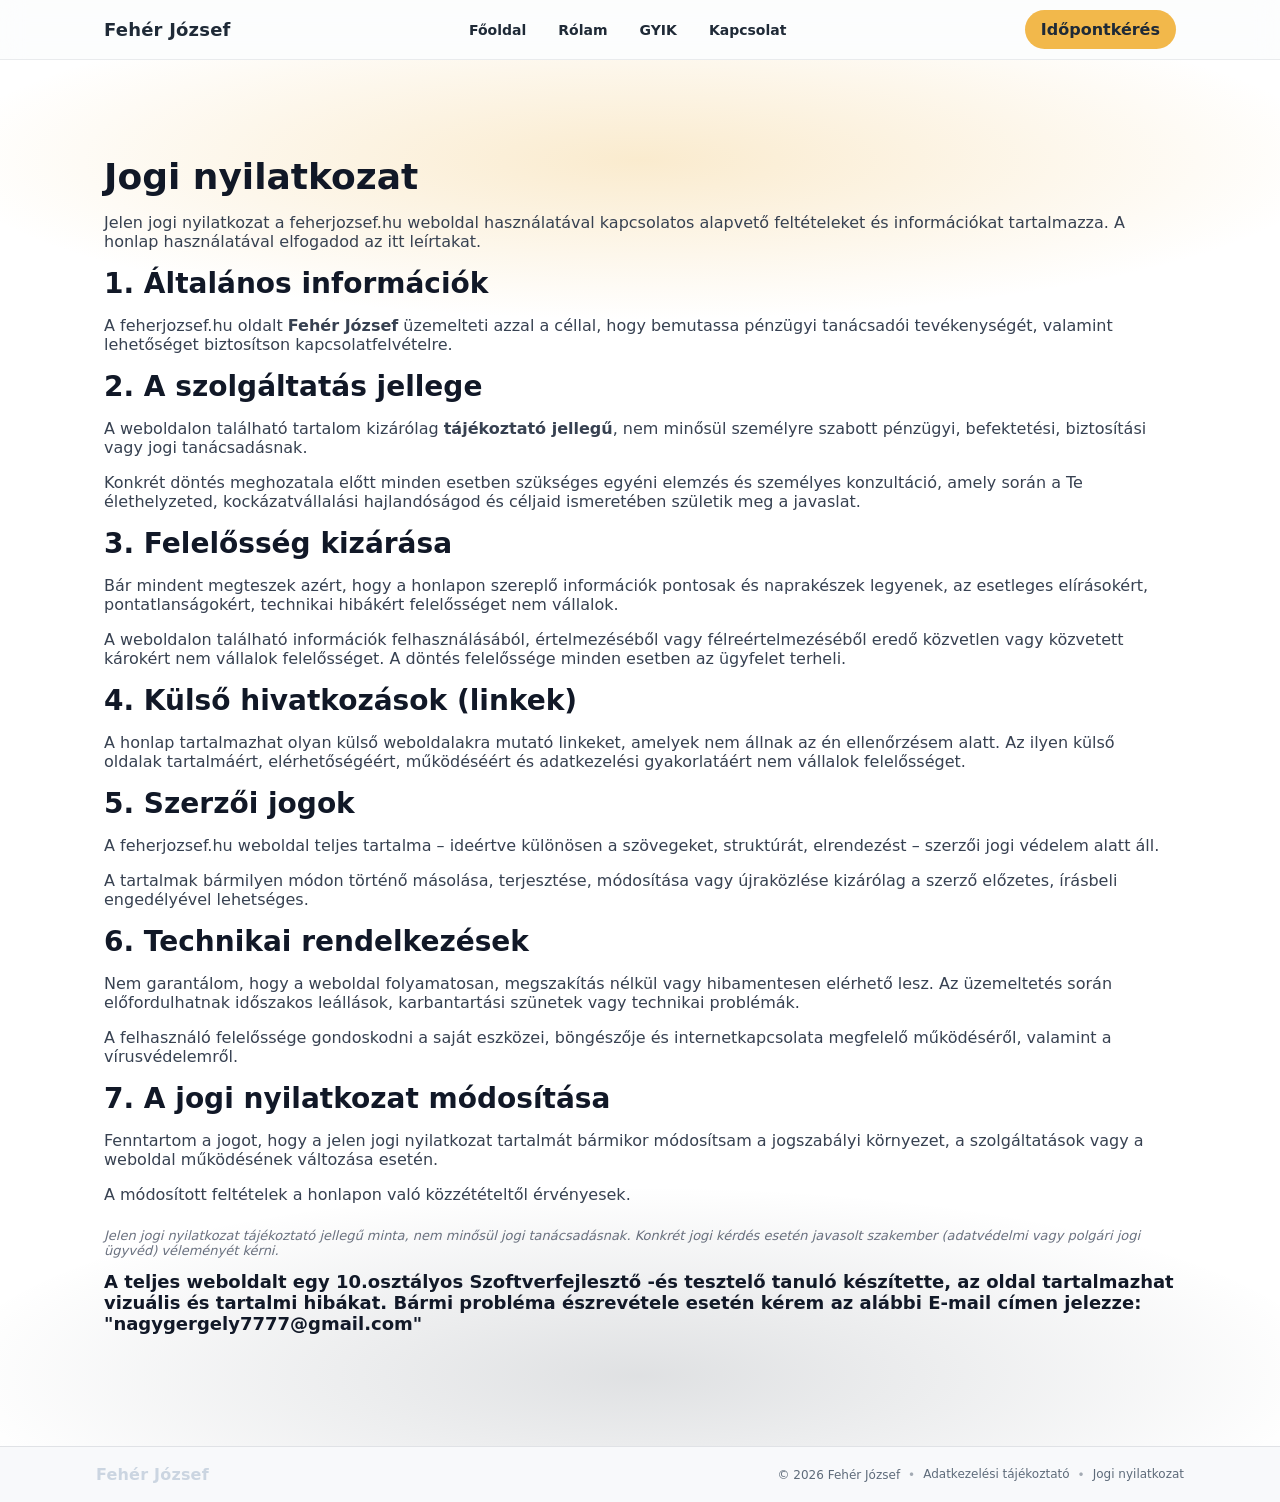
<file: joginyilatkozat.html>
<!DOCTYPE html>
<html lang="hu">
  <head>
    <meta charset="UTF-8" />
    <meta name="viewport" content="width=device-width, initial-scale=1.0" />
    <title>Jogi nyilatkozat – Fehér József</title>
    <link rel="stylesheet" href="styles.css" />
  </head>

  <body class="jogi-oldal">
    <!-- HEADER -->
    <header>
      <div class="container nav">
        <a class="brand" href="index.html">Fehér József</a>

        <!-- Hamburger gomb -->
        <button
          id="menu-toggle"
          type="button"
          class="menu-toggle"
          aria-expanded="false"
          aria-controls="mainmenu"
          aria-label="Menü"
        >
          ☰
        </button>

        <!-- Menü -->
        <nav class="menu" id="mainmenu" role="navigation" aria-label="Főmenü">
          <a href="index.html">Főoldal</a>
          <a href="rolam.html">Rólam</a>
          <a href="gyik.html">GYIK</a>
          <a href="kapcsolat.html">Kapcsolat</a>
        </nav>

        <a class="cta" href="kapcsolat.html">Időpontkérés</a>
      </div>
    </header>

    <!-- TARTALOM -->
    <section class="hero">
      <div class="container pad">
        <h1>Jogi nyilatkozat</h1>

        <p>
          Jelen jogi nyilatkozat a feherjozsef.hu weboldal használatával
          kapcsolatos alapvető feltételeket és információkat tartalmazza.
          A honlap használatával elfogadod az itt leírtakat.
        </p>

        <h2>1. Általános információk</h2>
        <p>
          A feherjozsef.hu oldalt
          <strong>Fehér József</strong> üzemelteti azzal a céllal, hogy
          bemutassa pénzügyi tanácsadói tevékenységét, valamint lehetőséget
          biztosítson kapcsolatfelvételre.
        </p>

        <h2>2. A szolgáltatás jellege</h2>
        <p>
          A weboldalon található tartalom kizárólag
          <strong>tájékoztató jellegű</strong>, nem minősül személyre szabott
          pénzügyi, befektetési, biztosítási vagy jogi tanácsadásnak.
        </p>
        <p>
          Konkrét döntés meghozatala előtt minden esetben szükséges egyéni
          elemzés és személyes konzultáció, amely során a Te élethelyzeted,
          kockázatvállalási hajlandóságod és céljaid ismeretében születik meg
          a javaslat.
        </p>

        <h2>3. Felelősség kizárása</h2>
        <p>
          Bár mindent megteszek azért, hogy a honlapon szereplő információk
          pontosak és naprakészek legyenek, az esetleges elírásokért,
          pontatlanságokért, technikai hibákért felelősséget nem vállalok.
        </p>
        <p>
          A weboldalon található információk felhasználásából, értelmezéséből
          vagy félreértelmezéséből eredő közvetlen vagy közvetett károkért
          nem vállalok felelősséget. A döntés felelőssége minden esetben
          az ügyfelet terheli.
        </p>

        <h2>4. Külső hivatkozások (linkek)</h2>
        <p>
          A honlap tartalmazhat olyan külső weboldalakra mutató linkeket,
          amelyek nem állnak az én ellenőrzésem alatt. Az ilyen külső oldalak
          tartalmáért, elérhetőségéért, működéséért és adatkezelési
          gyakorlatáért nem vállalok felelősséget.
        </p>

        <h2>5. Szerzői jogok</h2>
        <p>
          A feherjozsef.hu weboldal teljes tartalma – ideértve különösen a
          szövegeket, struktúrát, elrendezést – szerzői jogi védelem alatt áll.
        </p>
        <p>
          A tartalmak bármilyen módon történő másolása, terjesztése,
          módosítása vagy újraközlése kizárólag a szerző előzetes,
          írásbeli engedélyével lehetséges.
        </p>

        <h2>6. Technikai rendelkezések</h2>
        <p>
          Nem garantálom, hogy a weboldal folyamatosan, megszakítás nélkül
          vagy hibamentesen elérhető lesz. Az üzemeltetés során előfordulhatnak
          időszakos leállások, karbantartási szünetek vagy technikai problémák.
        </p>
        <p>
          A felhasználó felelőssége gondoskodni a saját eszközei, böngészője
          és internetkapcsolata megfelelő működéséről, valamint a vírusvédelemről.
        </p>

        <h2>7. A jogi nyilatkozat módosítása</h2>
        <p>
          Fenntartom a jogot, hogy a jelen jogi nyilatkozat tartalmát
          bármikor módosítsam a jogszabályi környezet, a szolgáltatások vagy
          a weboldal működésének változása esetén.
        </p>
        <p>
          A módosított feltételek a honlapon való közzétételtől érvényesek.
        </p>

        <p style="margin-top: 24px; font-size: 13px; color:#6b7280;">
          <em>
            Jelen jogi nyilatkozat tájékoztató jellegű minta, nem minősül jogi
            tanácsadásnak. Konkrét jogi kérdés esetén javasolt szakember
            (adatvédelmi vagy polgári jogi ügyvéd) véleményét kérni.
          </em>
          <h3>A teljes weboldalt egy 10.osztályos Szoftverfejlesztő -és tesztelő tanuló készítette, az oldal tartalmazhat vizuális és tartalmi hibákat.
            Bármi probléma észrevétele esetén kérem az alábbi E-mail címen jelezze: <strong>"nagygergely7777@gmail.com"</strong>
          </h3>
        </p>
      </div>
    </section>


    <!-- FOOTER -->
    <footer class="site-footer">
      <div class="container footer-inner">
        <strong class="footer-brand">Fehér József</strong>
        <div class="footer-links">
          <span>© <span id="year"></span> Fehér József</span>
          <span class="dot">•</span>
          <a href="adatkezeles.html">Adatkezelési tájékoztató</a>
          <span class="dot">•</span>
          <a href="joginyilatkozat.html">Jogi nyilatkozat</a>
        </div>
      </div>
    </footer>

    <!-- SCRIPT: év + hamburger -->
    <script>
      // év a láblécben
      document.getElementById("year").textContent =
        new Date().getFullYear();

      // hamburger menü
      document.addEventListener("DOMContentLoaded", function () {
        const btn = document.getElementById("menu-toggle");
        const menu = document.getElementById("mainmenu");
        if (!btn || !menu) return;

        btn.addEventListener("click", function (e) {
          e.preventDefault();
          e.stopPropagation();
          const open = menu.classList.toggle("open");
          btn.setAttribute("aria-expanded", open ? "true" : "false");
        });

        document.addEventListener("click", function (e) {
          if (
            menu.classList.contains("open") &&
            !menu.contains(e.target) &&
            e.target !== btn
          ) {
            menu.classList.remove("open");
            btn.setAttribute("aria-expanded", "false");
          }
        });

        // menüpont választás után zárás (mobilon)
        menu.querySelectorAll("a").forEach((a) => {
          a.addEventListener("click", () => {
            if (menu.classList.contains("open")) {
              menu.classList.remove("open");
              btn.setAttribute("aria-expanded", "false");
            }
          });
        });
      });
    </script>
    <script src="site.js"></script>
</body>
</html>
</file>
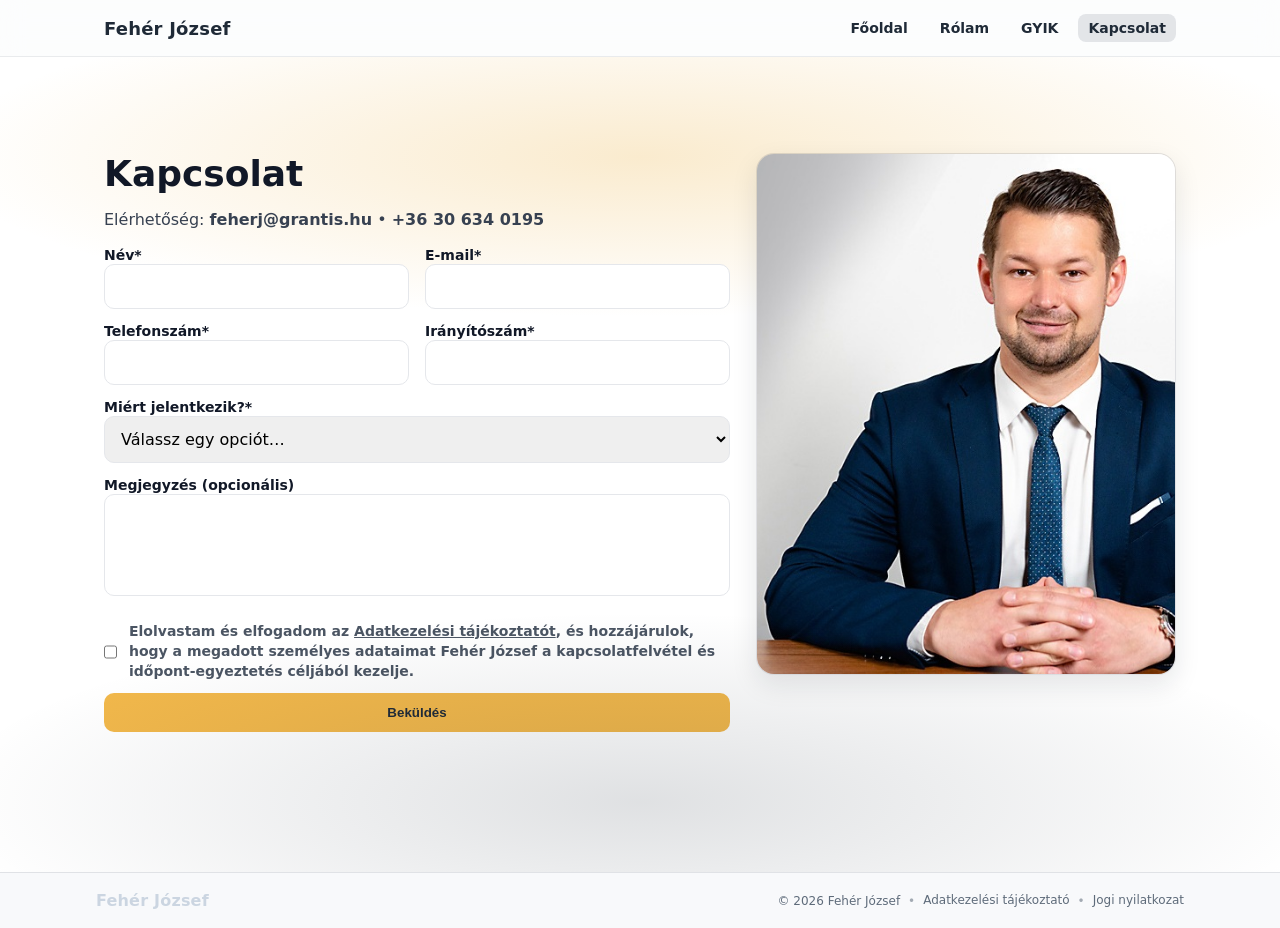
<file: kapcsolat.html>
<!doctype html>
<html lang="hu">
  <head>
    <meta charset="utf-8" />
    <meta name="viewport" content="width=device-width, initial-scale=1" />
    <title>Kapcsolat – Fehér József</title>
    <link rel="stylesheet" href="styles.css" />
  </head>
  <body class="kapcsolat-oldal">
    <header>
      <div class="container nav">
        <a class="brand" href="index.html">Fehér József</a>
        <button id="menu-toggle" type="button" class="menu-toggle"
                aria-expanded="false" aria-controls="mainmenu" aria-label="Menü">☰</button>
        <nav class="menu" id="mainmenu">
          <a href="index.html">Főoldal</a>
          <a href="rolam.html">Rólam</a>
          <a href="gyik.html">GYIK</a>
          <a href="kapcsolat.html">Kapcsolat</a>
        </nav>
        <a class="cta" href="kapcsolat.html">Időpontkérés</a>
      </div>
    </header>

    <main>
      <section class="hero">
        <div class="container pad">
          <div class="contact-layout">
            <div>
              <h1>Kapcsolat</h1>
              <p>
                Elérhetőség: <strong>feherj@grantis.hu</strong> •
                <strong>+36 30 634 0195</strong>
              </p>

              <form class="mt-16 contact-form-grid" action="https://formspree.io/f/mzzkygya" method="POST">
                <div>
                  <label>Név*</label>
                  <input required name="name" />
                </div>

                <div>
                  <label>E-mail*</label>
                  <input required type="email" name="email" />
                </div>

                <div>
                  <label>Telefonszám*</label>
                  <input name="phone" type="tel" inputmode="numeric" autocomplete="tel"
                         required maxlength="15" pattern="^[0-9]{9,15}$"
                         title="Kérlek, csak számokat adj meg (9–15 számjegy)."
                         oninput="this.value=this.value.replace(/[^0-9]/g,'');" />
                </div>

                <div>
                  <label>Irányítószám*</label>
                  <input name="zip" inputmode="numeric" autocomplete="postal-code"
                         required maxlength="4" pattern="^[0-9]{4}$"
                         title="Kérlek, 4 számjegyű irányítószámot adj meg."
                         oninput="this.value=this.value.replace(/[^0-9]/g,'');" />
                </div>

                <div class="full">
                  <label for="reason">Miért jelentkezik?*</label>
                  <select id="reason" name="reason" required>
                    <option value="" selected disabled>Válassz egy opciót…</option>
                    <option value="idopont">Időpont egyeztetés</option>
                    <option value="megtakaritas">Megtakarítás / befektetés</option>
                    <option value="hitel">Hitel / hitelkiváltás</option>
                    <option value="biztositas">Biztosítás / életbiztosítás</option>
                    <option value="nyugdij">Nyugdíj / nyugdíjcél</option>
                    <option value="vallalkozas">Vállalkozás pénzügyei</option>
                    <option value="other">Egyéb</option>
                  </select>
                </div>

                <div class="full" id="other-wrap" style="display:none;">
                  <label for="other_text">Írd le röviden, miben segíthetek*</label>
                  <textarea id="other_text" name="other_text" rows="4"></textarea>
                </div>

                <div class="full" id="note-wrap">
                  <label for="note">Megjegyzés (opcionális)</label>
                  <textarea id="note" name="note" rows="4"></textarea>
                </div>

                <label class="consent full">
                  <input type="checkbox" required name="gdpr" />
                  <span>
                    Elolvastam és elfogadom az
                    <a href="adatkezeles.html" target="_blank" rel="noopener">Adatkezelési tájékoztatót</a>,
                    és hozzájárulok, hogy a megadott személyes adataimat Fehér József a kapcsolatfelvétel és időpont-egyeztetés céljából kezelje.
                  </span>
                </label>

                <input type="hidden" name="_subject" value="Új kapcsolatfelvétel" />
                <input type="hidden" name="_redirect" value="/koszonjuk.html" />
                <input type="text" name="_gotcha" style="display:none" tabindex="-1" autocomplete="off" />

                <button class="submit full" type="submit">Beküldés</button>
                <p class="tiny full" aria-live="polite"></p>
              </form>
            </div>

            <aside class="contact-right" aria-hidden="true">
              <img src="feher-jozsef-fejlec-1.jpg" alt="" loading="lazy" />
            </aside>
          </div>
        </div>
      </section>
    </main>
    <footer class="site-footer">
      <div class="container footer-inner">
        <strong class="footer-brand">Fehér József</strong>
        <div class="footer-links">
          <span>© <span id="year"></span> Fehér József</span>
          <span class="dot">•</span>
          <a href="adatkezeles.html">Adatkezelési tájékoztató</a>
          <span class="dot">•</span>
          <a href="joginyilatkozat.html">Jogi nyilatkozat</a>
        </div>
      </div>
    </footer>
    <script src="site.js"></script>
  </body>
</html>
</file>
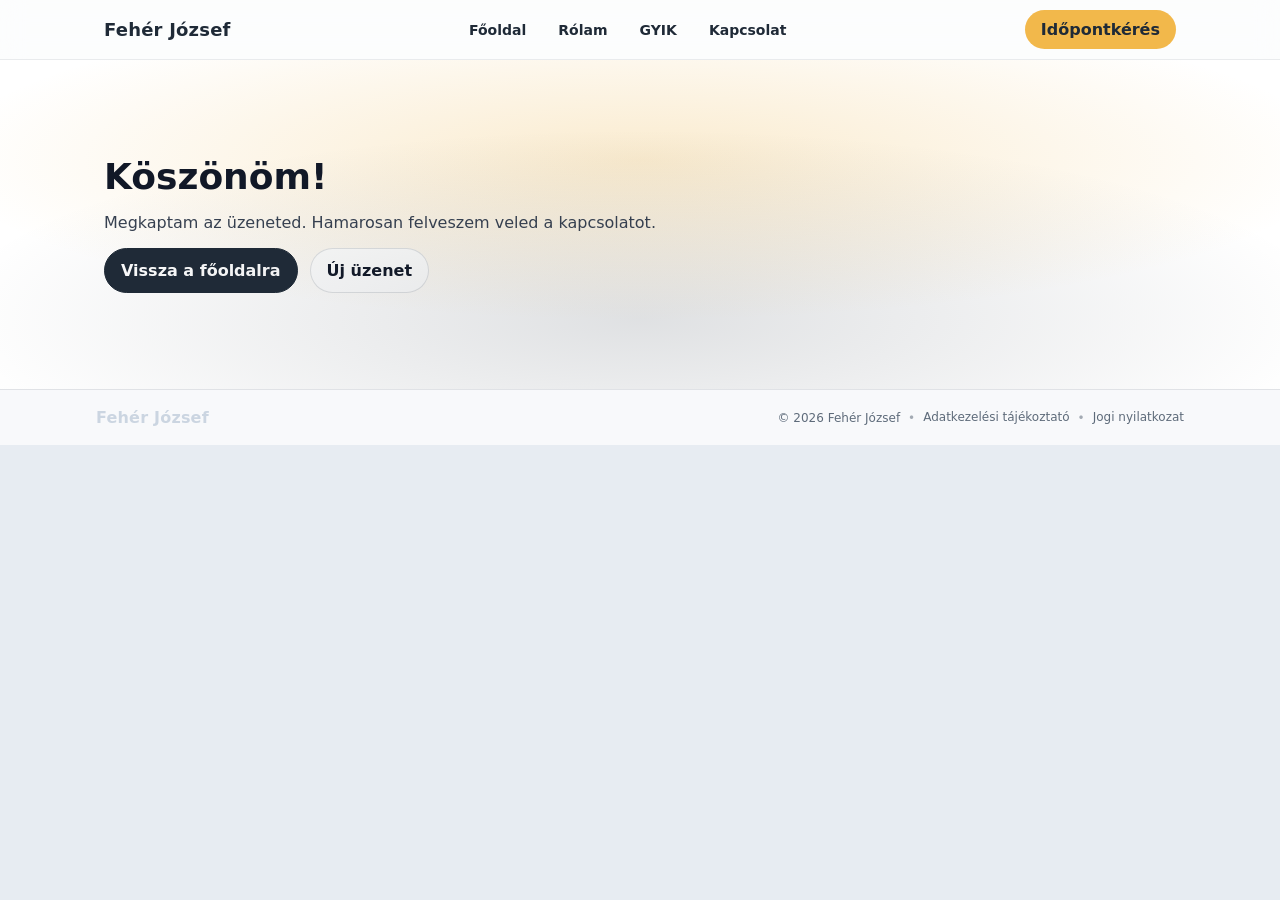
<file: koszonjuk.html>
<!DOCTYPE html>
<html lang="hu">
  <head>
    <meta charset="UTF-8" />
    <meta name="viewport" content="width=device-width, initial-scale=1.0" />
    <title>Köszönjük – Fehér József</title>
    <link rel="stylesheet" href="styles.css" />
  </head>
  <body>
    <header>
      <div class="container nav">
        <a class="brand" href="index.html">Fehér József</a>

        <button id="menu-toggle" type="button" class="menu-toggle"
                aria-expanded="false" aria-controls="mainmenu" aria-label="Menü">☰</button>

        <nav class="menu" id="mainmenu">
          <a href="index.html">Főoldal</a>
          <a href="rolam.html">Rólam</a>
          <a href="gyik.html">GYIK</a>
          <a href="kapcsolat.html">Kapcsolat</a>
        </nav>

        <a class="cta" href="kapcsolat.html">Időpontkérés</a>
      </div>
    </header>

    <section class="hero">
      <div class="container pad">
        <h1>Köszönöm!</h1>
        <p>Megkaptam az üzeneted. Hamarosan felveszem veled a kapcsolatot.</p>
        <div class="btn-row" style="margin-top:14px">
          <a class="btn primary" href="index.html">Vissza a főoldalra</a>
          <a class="btn" href="kapcsolat.html">Új üzenet</a>
        </div>
      </div>
    </section>

    <footer class="site-footer">
      <div class="container footer-inner">
        <strong class="footer-brand">Fehér József</strong>
        <div class="footer-links">
          <span>© <span id="year"></span> Fehér József</span>
          <span class="dot">•</span>
          <a href="adatkezeles.html">Adatkezelési tájékoztató</a>
          <span class="dot">•</span>
          <a href="joginyilatkozat.html">Jogi nyilatkozat</a>
        </div>
      </div>
    </footer>

    <script src="site.js"></script>
  </body>
</html>
</file>
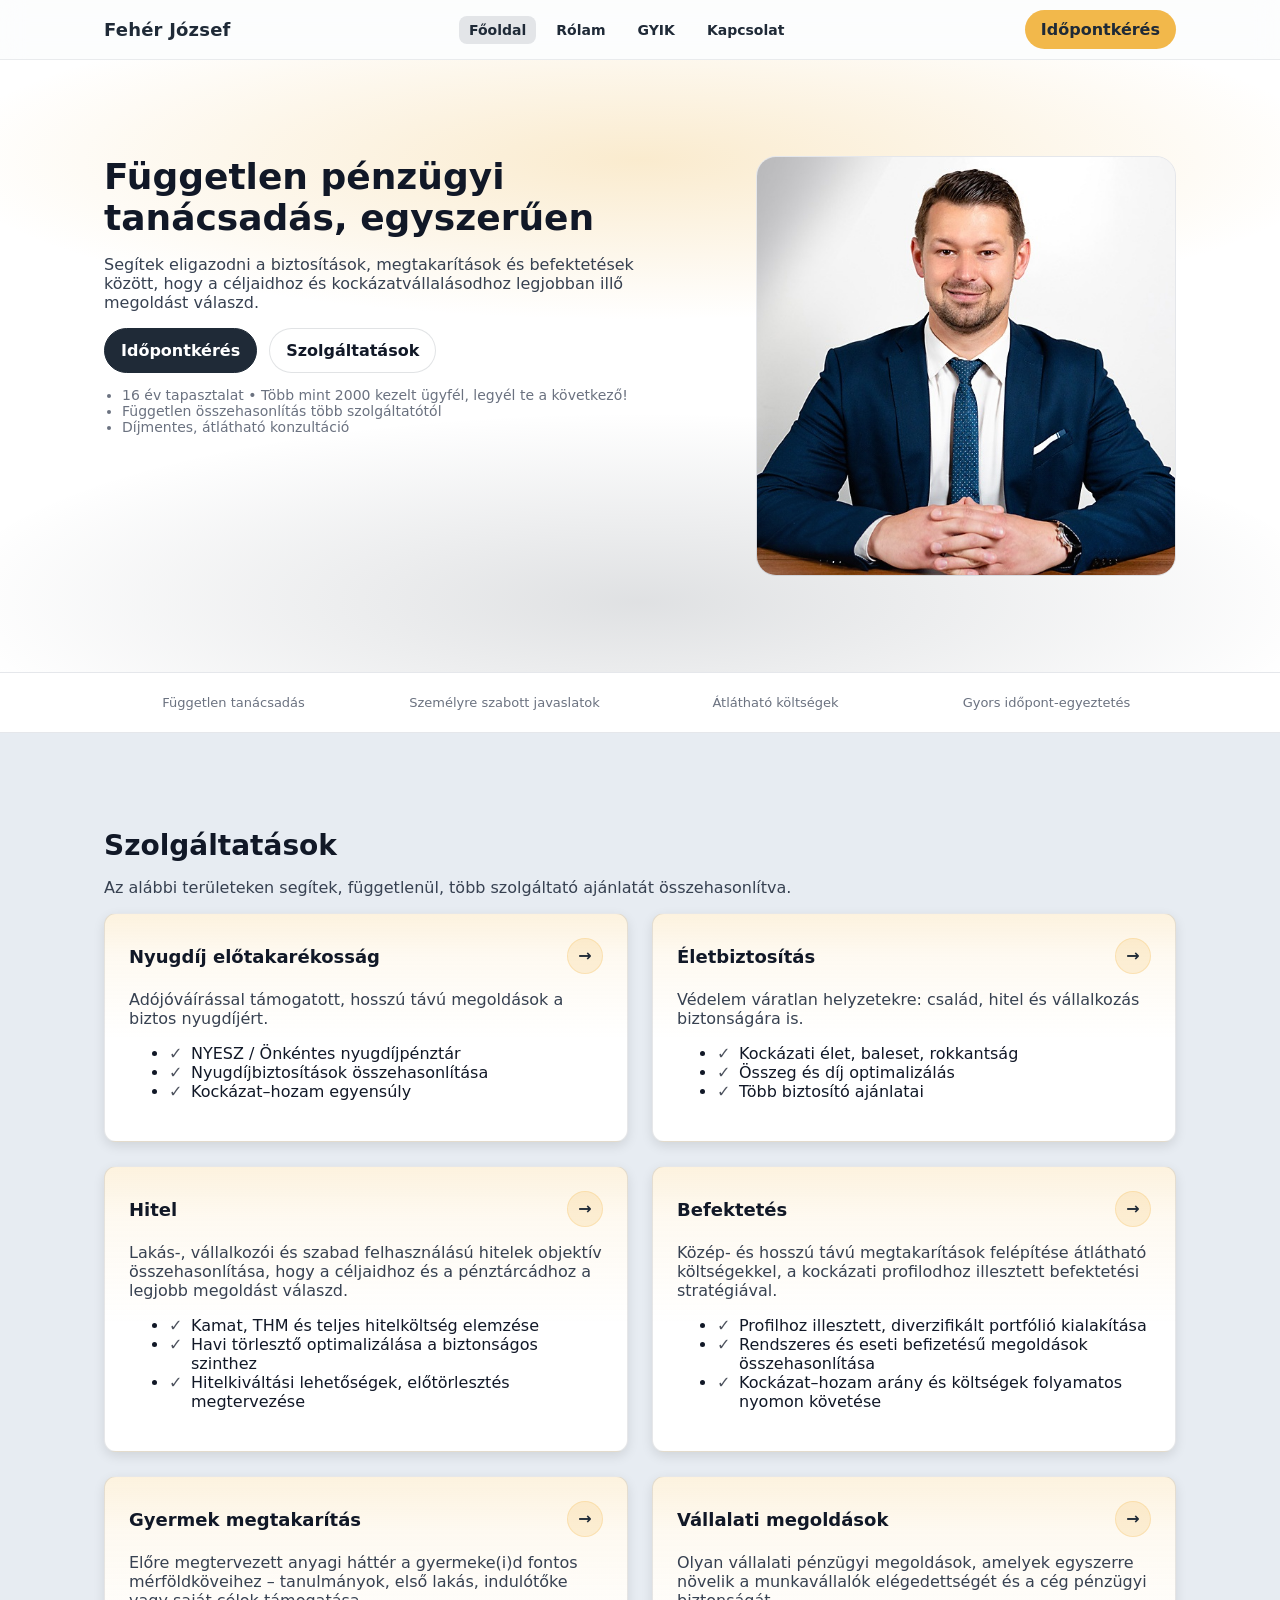
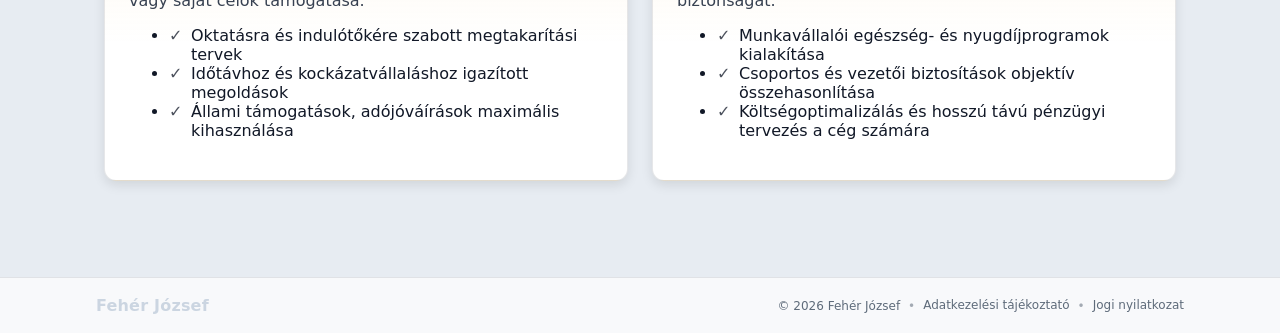
<file: problema.html>
<!DOCTYPE html>
<html lang="hu">
  <head>
    <meta charset="utf-8" />
    <meta name="viewport" content="width=device-width, initial-scale=1" />
    <title>Fehér József – Főoldal</title>
    <link rel="stylesheet" href="styles.css" />
  </head>
  <body>
    <!-- ===== Header ===== -->
    <header>
      <div class="container nav">
        <a class="brand" href="index.html">Fehér József</a>

        <!-- Hamburger -->
        <button id="menu-toggle" type="button" class="menu-toggle"
                aria-expanded="false" aria-controls="mainmenu" aria-label="Menü">☰</button>

        <!-- Főmenü -->
        <nav class="menu" id="mainmenu">
  <a href="index.html" class="active" aria-current="page">Főoldal</a>
  <a href="rolam.html">Rólam</a>
  <a href="gyik.html">GYIK</a>
  <a href="kapcsolat.html">Kapcsolat</a>
</nav>


        <a class="cta" href="kapcsolat.html">Időpontkérés</a>
      </div>
    </header>

    <!-- ===== Hero ===== -->
    <section id="hero" class="hero">
      <div class="container pad hero-grid">
        <div>
          <h1>Független pénzügyi tanácsadás, egyszerűen</h1>
          <p>
            Segítek eligazodni a biztosítások, megtakarítások és befektetések között,
            hogy a céljaidhoz és kockázatvállalásodhoz legjobban illő megoldást válaszd.
          </p>
          <div class="btn-row">
            <a class="btn primary" href="kapcsolat.html">Időpontkérés</a>
            <a class="btn" href="#szolgaltatasok">Szolgáltatások</a>
          </div>
          <ul class="hero-points">
            <li>16 év tapasztalat • Több mint 2000 kezelt ügyfél, legyél te a következő!</li>
            <li>Független összehasonlítás több szolgáltatótól</li>
            <li>Díjmentes, átlátható konzultáció</li>
          </ul>
        </div>

        <div class="hero-img square">
          <img class="square-img" src="feher-jozsef-fejlec-1.jpg" alt="Fehér József – portré">
        </div>
      </div>
    </section>

    <!-- ===== Strip ===== -->
    <section class="strip">
      <div class="container pad" style="padding-top:22px; padding-bottom:22px">
        <div class="strip-grid">
          <div class="strip-item">Független tanácsadás</div>
          <div class="strip-item">Személyre szabott javaslatok</div>
          <div class="strip-item">Átlátható költségek</div>
          <div class="strip-item">Gyors időpont-egyeztetés</div>
        </div>
      </div>
    </section>

    <!-- ===== Szolgáltatások ===== -->
    <section id="szolgaltatasok">
  <div class="container pad">
    <h2>Szolgáltatások</h2>
    <p>
      Az alábbi területeken segítek, függetlenül, több szolgáltató ajánlatát
      összehasonlítva.
    </p>

    <!-- !!! EZ A HIÁNYZÓ WRAPPER !!! -->
    <div class="cards">

      <a href="nyugdij.html" class="clickable-card">
        <article class="card szolgaltatas-card card-elet">
          <h3>Nyugdíj előtakarékosság</h3>
          <p>Adójóváírással támogatott, hosszú távú megoldások a biztos nyugdíjért.</p>
          <ul>
            <li>NYESZ / Önkéntes nyugdíjpénztár</li>
            <li>Nyugdíjbiztosítások összehasonlítása</li>
            <li>Kockázat–hozam egyensúly</li>
          </ul>
        </article>
      </a>

      <a href="eletbiztositas.html" class="clickable-card">
        <article class="card szolgaltatas-card card-elet">
          <h3>Életbiztosítás</h3>
          <p>Védelem váratlan helyzetekre: család, hitel és vállalkozás biztonságára is.</p>
          <ul>
            <li>Kockázati élet, baleset, rokkantság</li>
            <li>Összeg és díj optimalizálás</li>
            <li>Több biztosító ajánlatai</li>
          </ul>
        </article>
      </a>

      <a href="hitel.html" class="clickable-card">
        <article class="card szolgaltatas-card card-elet">
          <h3>Hitel</h3>
          <p>
            Lakás-, vállalkozói és szabad felhasználású hitelek objektív
            összehasonlítása, hogy a céljaidhoz és a pénztárcádhoz a legjobb
            megoldást válaszd.
          </p>
          <ul>
            <li>Kamat, THM és teljes hitelköltség elemzése</li>
            <li>Havi törlesztő optimalizálása a biztonságos szinthez</li>
            <li>Hitelkiváltási lehetőségek, előtörlesztés megtervezése</li>
          </ul>
        </article>
      </a>

      <a href="befektetes.html" class="clickable-card">
        <article class="card szolgaltatas-card card-elet">
          <h3>Befektetés</h3>
          <p>
            Közép- és hosszú távú megtakarítások felépítése átlátható költségekkel,
            a kockázati profilodhoz illesztett befektetési stratégiával.
          </p>
          <ul>
            <li>Profilhoz illesztett, diverzifikált portfólió kialakítása</li>
            <li>Rendszeres és eseti befizetésű megoldások összehasonlítása</li>
            <li>Kockázat–hozam arány és költségek folyamatos nyomon követése</li>
          </ul>
        </article>
      </a>

      <a href="gyermek.html" class="clickable-card">
        <article class="card szolgaltatas-card card-elet">
          <h3>Gyermek megtakarítás</h3>
          <p>
            Előre megtervezett anyagi háttér a gyermeke(i)d fontos mérföldköveihez –
            tanulmányok, első lakás, indulótőke vagy saját célok támogatása.
          </p>
          <ul>
            <li>Oktatásra és indulótőkére szabott megtakarítási tervek</li>
            <li>Időtávhoz és kockázatvállaláshoz igazított megoldások</li>
            <li>Állami támogatások, adójóváírások maximális kihasználása</li>
          </ul>
        </article>
      </a>

      <a href="vallalati.html" class="clickable-card">
        <article class="card szolgaltatas-card card-elet">
          <h3>Vállalati megoldások</h3>
          <p>
            Olyan vállalati pénzügyi megoldások, amelyek egyszerre növelik a
            munkavállalók elégedettségét és a cég pénzügyi biztonságát.
          </p>
          <ul>
            <li>Munkavállalói egészség- és nyugdíjprogramok kialakítása</li>
            <li>Csoportos és vezetői biztosítások objektív összehasonlítása</li>
            <li>Költségoptimalizálás és hosszú távú pénzügyi tervezés a cég számára</li>
          </ul>
        </article>
      </a>

    </div> <!-- .cards vége -->
  </div>
</section>


    <!-- ===== Footer ===== -->
    <footer class="site-footer">
      <div class="container footer-inner">
        <strong class="footer-brand">Fehér József</strong>
        <div class="footer-links">
          <span>© <span id="year"></span> Fehér József</span>
          <span class="dot">•</span>
          <a href="adatkezeles.html">Adatkezelési tájékoztató</a>
          <span class="dot">•</span>
          <a href="joginyilatkozat.html">Jogi nyilatkozat</a>
        </div>
      </div>
    </footer>

    <!-- ===== Script (EGY darab, tiszta) ===== -->
    <script>
      // © év
      document.getElementById('year').textContent = new Date().getFullYear();

      // Hamburger
      document.addEventListener('DOMContentLoaded', function () {
        const btn  = document.getElementById('menu-toggle');
        const menu = document.getElementById('mainmenu');
        if (!btn || !menu) return;

        btn.addEventListener('click', function (e) {
          e.preventDefault();
          e.stopPropagation();
          const open = menu.classList.toggle('open');
          btn.setAttribute('aria-expanded', open ? 'true' : 'false');
        });

        // menün kívül katt: zárás
        document.addEventListener('click', function (e) {
          if (menu.classList.contains('open') &&
              !menu.contains(e.target) && e.target !== btn) {
            menu.classList.remove('open');
            btn.setAttribute('aria-expanded', 'false');
          } document.addEventListener('DOMContentLoaded', function () {
    const btn  = document.getElementById('menu-toggle');
    const menu = document.getElementById('mainmenu');
    if (!btn || !menu) return;

    btn.addEventListener('click', function(){
      const open = menu.classList.toggle('open');
      btn.setAttribute('aria-expanded', open ? 'true' : 'false');
  document.addEventListener('DOMContentLoaded', function(){
    const btn  = document.querySelector('.menu-toggle');
    const menu = document.getElementById('mainmenu');
    if (!btn || !menu) return;
    btn.addEventListener('click', function(){
      const open = menu.classList.toggle('open');
      btn.setAttribute('aria-expanded', open ? 'true' : 'false');
(function () {
  var btn  = document.getElementById('menu-toggle');
  var menu = document.getElementById('mainmenu');
  if (!btn || !menu) return;

  btn.addEventListener('click', function (e) {
    e.stopPropagation();                       // ne buborékoljon tovább
    var open = menu.classList.toggle('open');  // nyit/zár
    btn.setAttribute('aria-expanded', open ? 'true' : 'false');
  });

  // Menün kívül kattintásra zárjuk
  document.addEventListener('click', function (e) {
    if (menu.classList.contains('open') &&
        !menu.contains(e.target) && e.target !== btn) {
      menu.classList.remove('open');
      btn.setAttribute('aria-expanded', 'false');
document.addEventListener('DOMContentLoaded', function () {
  const btn  = document.getElementById('menu-toggle');
  const menu = document.getElementById('mainmenu');
  if (!btn || !menu) return;

  btn.addEventListener('click', function (e) {
    e.preventDefault();
    e.stopPropagation();
    const open = menu.classList.toggle('open');
    btn.setAttribute('aria-expanded', open ? 'true' : 'false');
  });

  document.addEventListener('click', function (e) {
    if (menu.classList.contains('open') &&
        !menu.contains(e.target) && e.target !== btn) {
      menu.classList.remove('open');
      btn.setAttribute('aria-expanded', 'false');
document.addEventListener('DOMContentLoaded', function(){
  const btn  = document.getElementById('menu-toggle');
  const menu = document.getElementById('mainmenu');
  if (!btn || !menu) return;
  btn.addEventListener('click', function(e){
    e.preventDefault(); e.stopPropagation();
    const open = menu.classList.toggle('open');
    btn.setAttribute('aria-expanded', open ? 'true' : 'false');
  });
  document.addEventListener('click', function(e){
    if (menu.classList.contains('open') && !menu.contains(e.target) && e.target !== btn) {
      menu.classList.remove('open');
      btn.setAttribute('aria-expanded','false');
    }
  });
});


    }
  });
});


    }
  });
})();


    });
  });
    // Menü zárása, ha egy menüpontot választanak
    menu.querySelectorAll('a').forEach(a=>{
      a.addEventListener('click', ()=>{
        if (menu.classList.contains('open')) {
          menu.classList.remove('open');
          btn.setAttribute('aria-expanded','false');
        }
      });
    });
  });
        });
      });
    </script>
    <script src="site.js"></script>
</body>
</html>
</file>
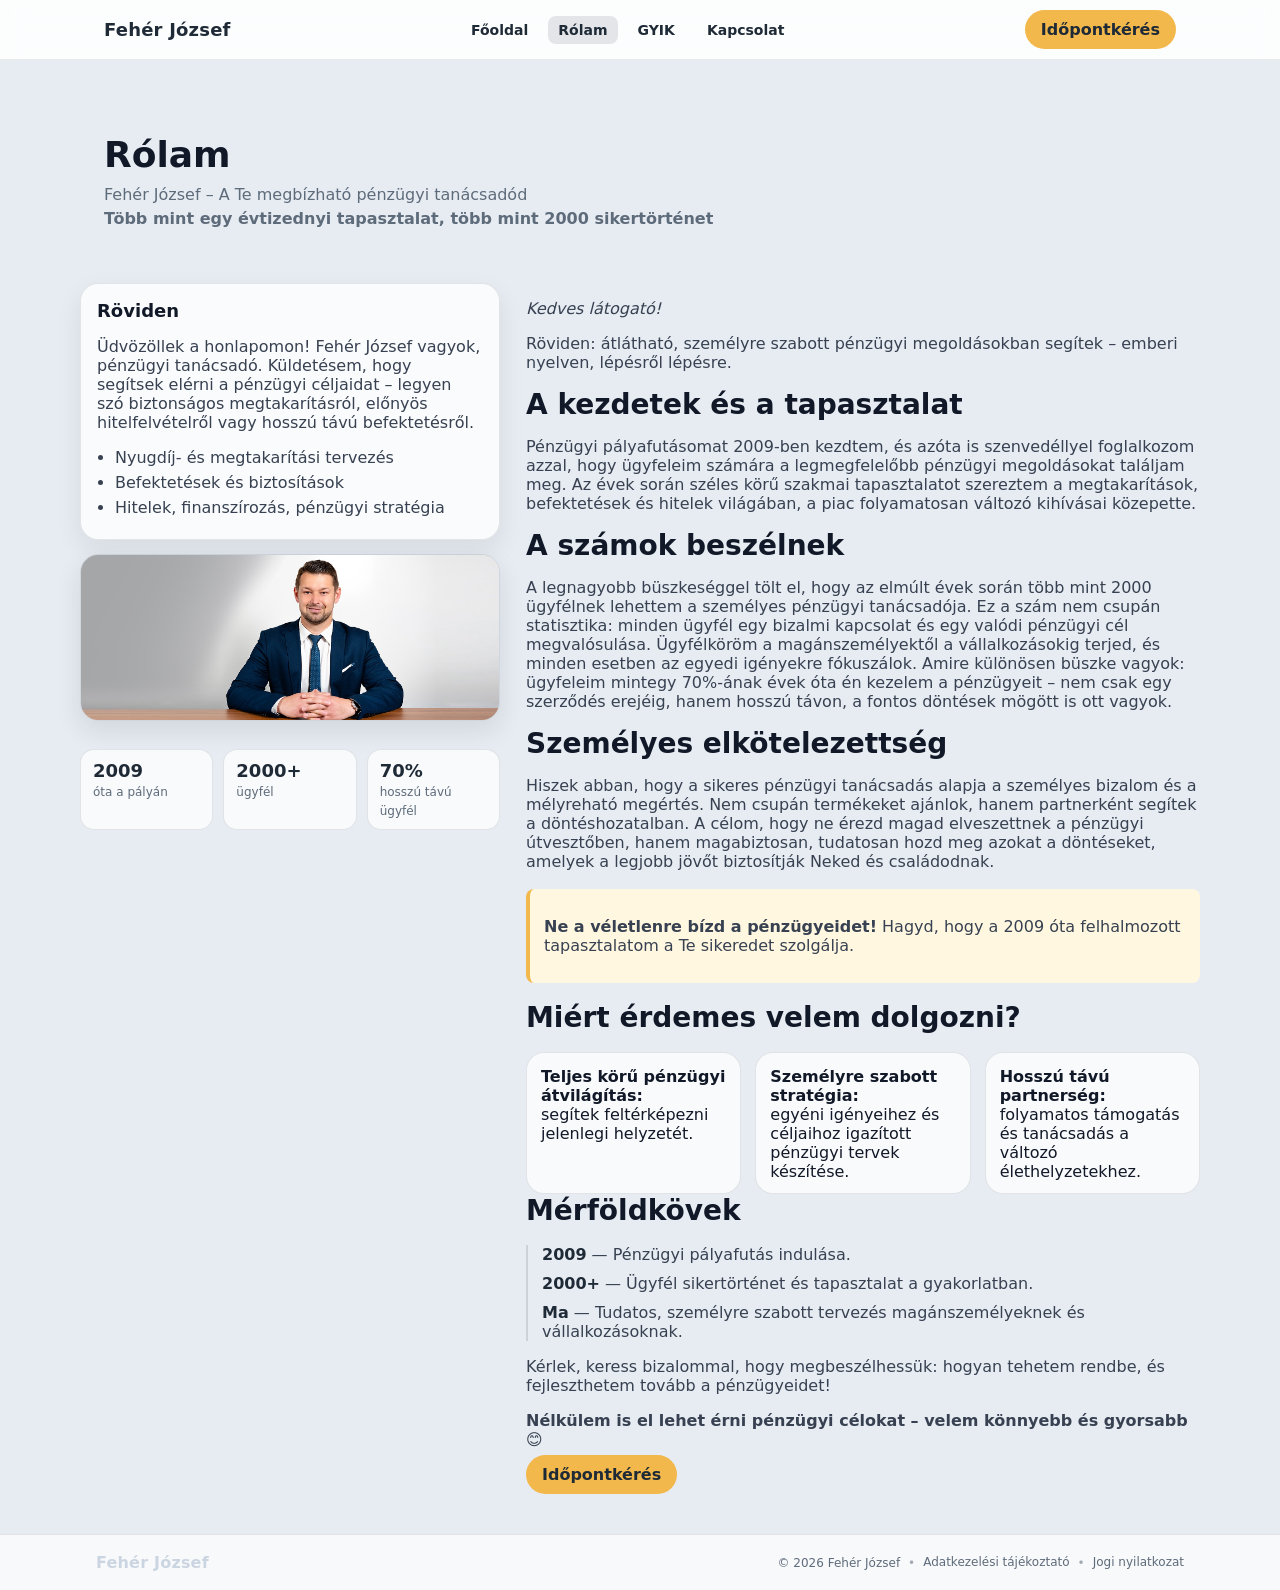
<file: rolam.html>
<!DOCTYPE html>
<html lang="hu">
  <head>
    <meta charset="utf-8" />
    <meta name="viewport" content="width=device-width, initial-scale=1" />
    <title>Rólam – Fehér József</title>
    <link rel="stylesheet" href="styles.css" />
  </head>

  <body class="rolam-page">
    <!-- HEADER -->
    <header>
      <div class="container nav">
        <a class="brand" href="index.html">Fehér József</a>

        <!-- Hamburger -->
        <button id="menu-toggle" type="button" class="menu-toggle"
          aria-expanded="false" aria-controls="mainmenu" aria-label="Menü">☰</button>

        <!-- Menü -->
        <nav class="menu" id="mainmenu" role="navigation" aria-label="Főmenü">
          <a href="index.html">Főoldal</a>
          <a href="rolam.html" class="active" aria-current="page">Rólam</a>
          <a href="gyik.html">GYIK</a>
          <a href="kapcsolat.html">Kapcsolat</a>
        </nav>

        <a class="cta" href="kapcsolat.html">Időpontkérés</a>
      </div>
    </header>
    <section class="page-hero">
      <div class="container">
        <h1>Rólam</h1>
        <p class="lead">Fehér József – A Te megbízható pénzügyi tanácsadód<br><strong>Több mint egy évtizednyi tapasztalat, több mint 2000 sikertörténet</strong></p>
      </div>
    </section>

    <section class="about-v2">
      <div class="container pad about-v2-grid">
        <aside>

          <div class="about-v2-card">
            <h3>Röviden</h3>
            <p>Üdvözöllek a honlapomon! Fehér József vagyok, pénzügyi tanácsadó.
            Küldetésem, hogy segítsek elérni a pénzügyi céljaidat – legyen szó
            biztonságos megtakarításról, előnyös hitelfelvételről vagy hosszú távú
            befektetésről.</p>
            <ul class="about-v2-bullets">
              <li>Nyugdíj- és megtakarítási tervezés</li>
              <li>Befektetések és biztosítások</li>
              <li>Hitelek, finanszírozás, pénzügyi stratégia</li>
            </ul>
          </div>

          <div class="about-v2-media">
            <img src="feher-jozsef-fejlec-1.jpg" alt="Fehér József" />
          </div>

          <div class="stats" aria-label="Röviden a számok">
            <div class="stat"><b>2009</b><span>óta a pályán</span></div>
            <div class="stat"><b>2000+</b><span>ügyfél</span></div>
            <div class="stat"><b>70%</b><span>hosszú távú ügyfél</span></div>
          </div>
        </aside>

        <article>
          <p><em>Kedves látogató!</em></p>
          <p>Röviden: átlátható, személyre szabott pénzügyi megoldásokban segítek – emberi nyelven, lépésről lépésre.</p>

<h2>A kezdetek és a tapasztalat</h2>
          <p>Pénzügyi pályafutásomat 2009-ben kezdtem, és azóta is
            szenvedéllyel foglalkozom azzal, hogy ügyfeleim számára a
            legmegfelelőbb pénzügyi megoldásokat találjam meg. Az évek során
            széles körű szakmai tapasztalatot szereztem a megtakarítások,
            befektetések és hitelek világában, a piac folyamatosan változó
            kihívásai közepette.</p>

          <h2>A számok beszélnek</h2>
          <p>A legnagyobb büszkeséggel tölt el, hogy az elmúlt évek során több mint 2000 ügyfélnek lehettem a személyes pénzügyi
            tanácsadója. Ez a szám nem csupán statisztika: minden ügyfél egy
            bizalmi kapcsolat és egy valódi pénzügyi cél megvalósulása. Ügyfélköröm
            a magánszemélyektől a vállalkozásokig terjed, és minden esetben az
            egyedi igényekre fókuszálok. Amire különösen büszke vagyok: ügyfeleim
            mintegy 70%-ának évek óta én kezelem a pénzügyeit –
            nem csak egy szerződés erejéig, hanem hosszú távon, a fontos döntések
            mögött is ott vagyok.</p>

          <h2>Személyes elkötelezettség</h2>
          <p>Hiszek abban, hogy a sikeres pénzügyi tanácsadás alapja a személyes
            bizalom és a mélyreható megértés. Nem csupán termékeket ajánlok,
            hanem partnerként segítek a döntéshozatalban. A célom, hogy ne
            érezd magad elveszettnek a pénzügyi útvesztőben, hanem magabiztosan,
            tudatosan hozd meg azokat a döntéseket, amelyek a legjobb jövőt
            biztosítják Neked és családodnak.</p>

          <div class="note">
            <p><strong>Ne a véletlenre bízd a pénzügyeidet!</strong> Hagyd, hogy a 2009 óta felhalmozott tapasztalatom a Te sikeredet
              szolgálja.</p>
          </div>

          <h2>Miért érdemes velem dolgozni?</h2>
          <div class="why-grid">
            <div class="why-card"><b>Teljes körű pénzügyi átvilágítás:</b><br>segítek feltérképezni jelenlegi helyzetét.</div>
            <div class="why-card"><b>Személyre szabott stratégia:</b><br>egyéni igényeihez és céljaihoz igazított pénzügyi tervek készítése.</div>
            <div class="why-card"><b>Hosszú távú partnerség:</b><br>folyamatos támogatás és tanácsadás a változó élethelyzetekhez.</div>
          </div>

          <h2>Mérföldkövek</h2>
          <div class="timeline">
            <p class="t"><b>2009</b> — Pénzügyi pályafutás indulása.</p>
            <p class="t"><b>2000+</b> — Ügyfél sikertörténet és tapasztalat a gyakorlatban.</p>
            <p class="t"><b>Ma</b> — Tudatos, személyre szabott tervezés magánszemélyeknek és vállalkozásoknak.</p>
          </div>

          <p style="margin-top:16px">Kérlek, keress bizalommal, hogy megbeszélhessük: hogyan tehetem rendbe,
            és fejleszthetem tovább a pénzügyeidet!</p>
          <p><strong>Nélkülem is el lehet érni pénzügyi célokat – velem
            könnyebb és gyorsabb 😊</strong></p>

          <p style="margin-top:14px">
            <a class="cta" href="kapcsolat.html">Időpontkérés</a>
          </p>
        </article>
      </div>
    </section>
    <footer class="site-footer">
      <div class="container footer-inner">
        <strong class="footer-brand">Fehér József</strong>
        <div class="footer-links">
          <span>© <span id="year"></span> Fehér József</span>
          <span class="dot">•</span>
          <a href="adatkezeles.html">Adatkezelési tájékoztató</a>
          <span class="dot">•</span>
          <a href="joginyilatkozat.html">Jogi nyilatkozat</a>
        </div>
      </div>
    </footer>

    <script src="site.js"></script>
  </body>
</html>
</file>
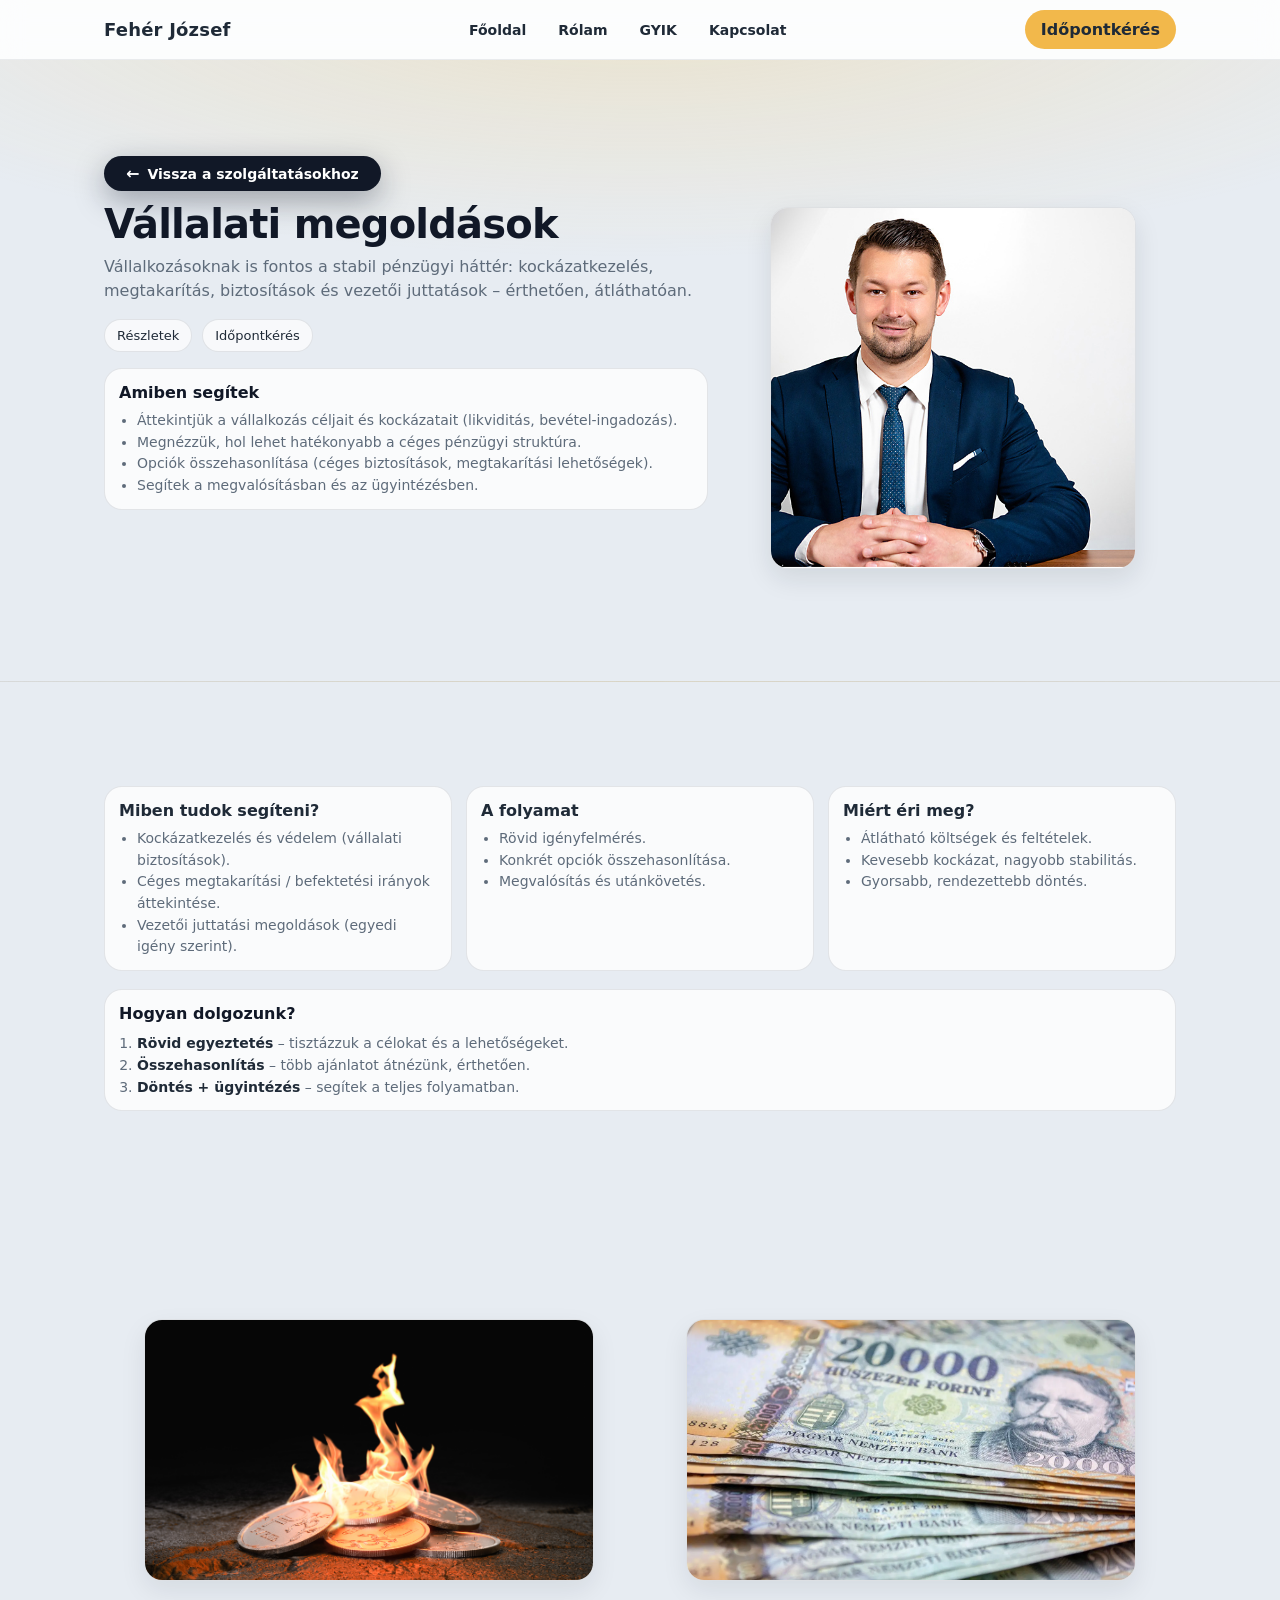
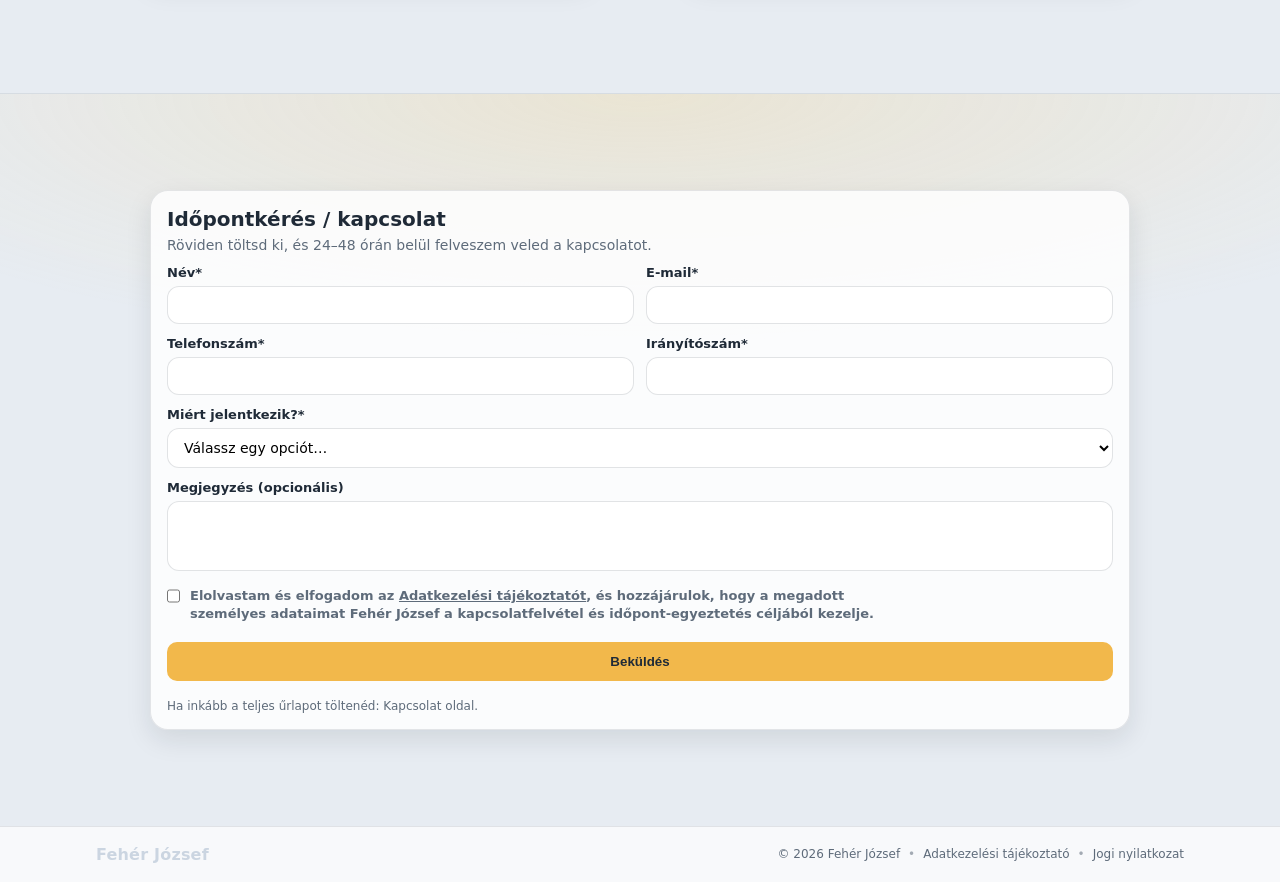
<file: vallalati.html>
<!doctype html>
<html lang="hu">
  <head>
    <meta charset="utf-8" />
    <meta name="viewport" content="width=device-width, initial-scale=1" />
    <title>Vállalati megoldások – Fehér József</title>
    <link rel="stylesheet" href="styles.css" />
  </head>
  <body class="service-page">
    <header>
      <div class="container nav">
        <a class="brand" href="index.html">Fehér József</a>
        <button id="menu-toggle" type="button" class="menu-toggle"
                aria-expanded="false" aria-controls="mainmenu" aria-label="Menü">☰</button>
        <nav class="menu" id="mainmenu">
          <a href="index.html">Főoldal</a>
          <a href="rolam.html">Rólam</a>
          <a href="gyik.html">GYIK</a>
          <a href="kapcsolat.html">Kapcsolat</a>
        </nav>
        <a class="cta" href="kapcsolat.html">Időpontkérés</a>
      </div>
    </header>

    <main>
      <section class="service-hero">
        <div class="container pad">
          <a href="index.html#szolgaltatasok" class="back-home">Vissza a szolgáltatásokhoz</a>
          <div class="service-hero-grid">
            <div class="service-hero-copy">
              <h1>Vállalati megoldások</h1>
              <p class="lead">Vállalkozásoknak is fontos a stabil pénzügyi háttér: kockázatkezelés, megtakarítás, biztosítások és vezetői juttatások – érthetően, átláthatóan.</p>
              <div class="service-pills">
                <a class="pill" href="#reszletek">Részletek</a>
                <a class="pill" href="#idopont">Időpontkérés</a>
              </div>
              <div class="service-checks">
                <h2>Amiben segítek</h2>
                <ul class="checklist">
                  <li>Áttekintjük a vállalkozás céljait és kockázatait (likviditás, bevétel-ingadozás).</li>
<li>Megnézzük, hol lehet hatékonyabb a céges pénzügyi struktúra.</li>
<li>Opciók összehasonlítása (céges biztosítások, megtakarítási lehetőségek).</li>
<li>Segítek a megvalósításban és az ügyintézésben.</li>
                </ul>
              </div>
            </div>

            <figure class="service-hero-media">
              <img src="e2a3276f-a2ca-47f0-a5ef-b3110994ac95.png" alt="Vállalati pénzügyek" />
            </figure>
          </div>
        </div>
      </section>

      <section class="service-sections" id="reszletek">
        <div class="container pad">
          <div class="service-cards">
            <article class="service-card">
            <h3>Miben tudok segíteni?</h3>
            
            <ul class="service-list"><li>Kockázatkezelés és védelem (vállalati biztosítások).</li><li>Céges megtakarítási / befektetési irányok áttekintése.</li><li>Vezetői juttatási megoldások (egyedi igény szerint).</li></ul>
          </article>
<article class="service-card">
            <h3>A folyamat</h3>
            
            <ul class="service-list"><li>Rövid igényfelmérés.</li><li>Konkrét opciók összehasonlítása.</li><li>Megvalósítás és utánkövetés.</li></ul>
          </article>
<article class="service-card">
            <h3>Miért éri meg?</h3>
            
            <ul class="service-list"><li>Átlátható költségek és feltételek.</li><li>Kevesebb kockázat, nagyobb stabilitás.</li><li>Gyorsabb, rendezettebb döntés.</li></ul>
          </article>

          </div>

          <div class="service-steps">
            <h2>Hogyan dolgozunk?</h2>
            <ol class="steps">
              <li><b>Rövid egyeztetés</b> – tisztázzuk a célokat és a lehetőségeket.</li>
              <li><b>Összehasonlítás</b> – több ajánlatot átnézünk, érthetően.</li>
              <li><b>Döntés + ügyintézés</b> – segítek a teljes folyamatban.</li>
            </ol>
          </div>
        </div>
      </section>
    <section class="service-gallery">
      <div class="container pad">
        <div class="service-gallery-grid">
          <figure class="service-photo"><img src="inflacio  2.png" alt="Piaci környezet" /></figure><figure class="service-photo"><img src="Penz-penz-penz-5-csillagjegynek-sok-a-sok-sok-penz-a-kovetkezo-2-hetben.webp" alt="Céges pénzügyek" /></figure>
        </div>
      </div>
    </section>

    <section class="contact-mini" id="idopont">
      <div class="container pad">
        <div class="contact-mini-card">
          <div class="contact-mini-head">
            <h2>Időpontkérés / kapcsolat</h2>
            <p>Röviden töltsd ki, és 24–48 órán belül felveszem veled a kapcsolatot.</p>
          </div>

          <form class="contact-mini-form" action="https://formspree.io/f/mzzkygya" method="POST">
            <div>
              <label>Név*</label>
              <input required name="name" />
            </div>
            <div>
              <label>E-mail*</label>
              <input required type="email" name="email" />
            </div>
            <div>
              <label>Telefonszám*</label>
              <input name="phone" type="tel" inputmode="numeric" autocomplete="tel"
                     required maxlength="15" pattern="^[0-9]{9,15}$"
                     title="Kérlek, csak számokat adj meg (9–15 számjegy)."
                     oninput="this.value=this.value.replace(/[^0-9]/g,'');" />
            </div>
            <div>
              <label>Irányítószám*</label>
              <input name="zip" inputmode="numeric" autocomplete="postal-code"
                     required maxlength="4" pattern="^[0-9]{4}$"
                     title="Kérlek, 4 számjegyű irányítószámot adj meg."
                     oninput="this.value=this.value.replace(/[^0-9]/g,'');" />
            </div>

            <div class="full">
              <label for="reason">Miért jelentkezik?*</label>
              <select id="reason" name="reason" required>
                <option value="" selected disabled>Válassz egy opciót…</option>
                <option value="idopont">Időpont egyeztetés</option>
                <option value="megtakaritas">Megtakarítás / befektetés</option>
                <option value="hitel">Hitel / hitelkiváltás</option>
                <option value="biztositas">Biztosítás / életbiztosítás</option>
                <option value="nyugdij">Nyugdíj / nyugdíjcél</option>
                <option value="vallalkozas">Vállalkozás pénzügyei</option>
                <option value="other">Egyéb – saját megfogalmazás</option>
              </select>
            </div>

            <div class="full" id="other-wrap" style="display:none;">
              <label for="other_text">Írd le röviden, miben segíthetek*</label>
              <textarea id="other_text" name="other_text" rows="3"></textarea>
            </div>

            <div class="full" id="note-wrap">
              <label for="note">Megjegyzés (opcionális)</label>
              <textarea id="note" name="note" rows="3"></textarea>
            </div>

            <label class="consent full">
              <input type="checkbox" required name="gdpr" />
              <span>
                Elolvastam és elfogadom az
                <a href="adatkezeles.html" target="_blank" rel="noopener">Adatkezelési tájékoztatót</a>,
                és hozzájárulok, hogy a megadott személyes adataimat Fehér József a kapcsolatfelvétel és időpont-egyeztetés céljából kezelje.
              </span>
            </label>

            <input type="hidden" name="_subject" value="Új kapcsolatfelvétel" />
            <input type="hidden" name="_redirect" value="/koszonjuk.html" />
            <input type="text" name="_gotcha" style="display:none" tabindex="-1" autocomplete="off" />

            <button class="submit full" type="submit">Beküldés</button>
            <p class="tiny full">Ha inkább a teljes űrlapot töltenéd: <a href="kapcsolat.html">Kapcsolat oldal</a>.</p>
          </form>
        </div>
      </div>
    </section>

    </main>
    <footer class="site-footer">
      <div class="container footer-inner">
        <strong class="footer-brand">Fehér József</strong>
        <div class="footer-links">
          <span>© <span id="year"></span> Fehér József</span>
          <span class="dot">•</span>
          <a href="adatkezeles.html">Adatkezelési tájékoztató</a>
          <span class="dot">•</span>
          <a href="joginyilatkozat.html">Jogi nyilatkozat</a>
        </div>
      </div>
    </footer>
    <script src="site.js"></script>
  </body>
</html>
</file>
<file: styles.css>
:root {
	--navy: #1f2a37;
	--gray: #5e6b7a;
	--bg: #e7ecf2;
	--gold: #f2b84b;
	--white: #fff;
	--text: #111827;
}
* {
	box-sizing: border-box;
}
html,
body {
	margin: 0;
	color: var(--text);
	background: var(--bg);
	font-family: system-ui, -apple-system, Segoe UI, Roboto, Inter, Arial,
		sans-serif;
	overflow-x: hidden;
}

/* Smooth in-page anchor scrolling (pl. #szolgaltatasok) */
html { scroll-behavior: smooth; }

/* Sticky footer – safe: works only where content is wrapped in .site-main */
body {
	min-height: 100vh;
	display: flex;
	flex-direction: column;
}
.site-main { flex: 1 0 auto; }

/* Keep anchor targets visible under the sticky header */
#szolgaltatasok { scroll-margin-top: 96px; }
img,
svg,
video {
	max-width: 100%;
	height: auto;
	display: block;
}
a {
	color: inherit;
	text-decoration: none;
}
.container {
	max-width: 1120px;
	margin: 0 auto;
	padding: 0 16px;
}
.pad {
	padding: 96px 0;
}
h1,
h2,
h3 {
	margin: 0 0 10px;
}
h1 {
	font-size: 36px;
	line-height: 1.15;
}
h2 {
	font-size: 28px;
}
h3 {
	font-size: 18px;
}
p {
	color: #374151;
}

h1,
h2,
h3,
p,
li,
.card,
.brand {
	overflow-wrap: anywhere;
	word-break: break-word;
}

header {
	position: sticky;
	top: 0;
	z-index: 40;
	background: var(--navy);
	color: var(--white);
	border-bottom: 1px solid rgba(255, 255, 255, 0.1);
}
.nav {
	display: flex;
	align-items: center;
	justify-content: space-between;
	padding: 14px 0;
}
.brand {
	font-weight: 800;
	font-size: 18px;
	letter-spacing: 0.2px;
}
.menu {
	display: none;
	gap: 20px;
	font-size: 14px;
}
.menu a {
	opacity: 0.9;
}
.menu a:hover {
	opacity: 1;
}
.menu .active {
	background: rgba(255, 255, 255, 0.1);
	padding: 6px 10px;
	border-radius: 8px;
}
.cta {
	background: var(--gold);
	color: var(--navy);
	padding: 10px 16px;
	border-radius: 10px;
	font-weight: 600;
}
@media (min-width: 768px) {
	.menu {
		display: flex;
	}
}

.hero {
	background: var(--white);
}
.hero-grid {
	display: grid;
	gap: 28px;
}
@media (min-width: 900px) {
	.hero-grid {
		grid-template-columns: 1.1fr 1fr;
	}
}
.hero-img {
	aspect-ratio: 4/3;
	background: #f3f4f6;
	border: 1px solid #e5e7eb;
	border-radius: 16px;
	display: grid;
	place-items: center;
	color: #9ca3af;
}
.btn-row {
	display: flex;
	gap: 12px;
	flex-wrap: wrap;
}
.btn {
	display: inline-block;
	padding: 12px 18px;
	border-radius: 10px;
	font-weight: 600;
	border: 1px solid #e5e7eb;

	transition: transform .18s ease, box-shadow .18s ease, filter .18s ease;
}

.btn.primary {
	background: var(--navy);
	color: #fff;
	border-color: var(--navy);
}

.strip {
	border-top: 1px solid #e5e7eb;
	border-bottom: 1px solid #e5e7eb;
	background: #fff;
}
.strip-grid {
	display: grid;
	grid-template-columns: 1fr 1fr;
	gap: 12px;
}
@media (min-width: 640px) {
	.strip-grid {
		grid-template-columns: repeat(4, 1fr);
	}
}
.strip-item {
	font-size: 13px;
	text-align: center;
	color: #6b7280;
}

.cards {
	display: grid;
	gap: 16px;
}
@media (min-width: 900px) {
	.cards {
		grid-template-columns: repeat(3, 1fr);
	}
}
.card {
	background: #fff;
	border: 1px solid #e5e7eb;
	border-radius: 16px;
	padding: 20px;
}
.price {
	margin-top: 8px;
	font-weight: 800;
}

.grid-2 {
	display: grid;
	gap: 16px;
}
@media (min-width: 900px) {
	.grid-2 {
		grid-template-columns: 1fr 1fr;
	}
}
.step-grid {
	display: grid;
	gap: 16px;
}
@media (min-width: 900px) {
	.step-grid {
		grid-template-columns: repeat(4, 1fr);
	}
}
.step {
	background: #fff;
	border: 1px solid #e5e7eb;
	border-radius: 16px;
	padding: 20px;
	text-align: center;
}
.step .num {
	height: 40px;
	width: 40px;
	border-radius: 999px;
	border: 1px solid #e5e7eb;
	display: grid;
	place-items: center;
	margin: 0 auto 10px;
}

details {
	background: #fff;
	border: 1px solid #e5e7eb;
	border-radius: 12px;
	padding: 14px;
}
details + details {
	margin-top: 10px;
}
summary {
	cursor: pointer;
	font-weight: 600;
}

form {
	display: grid;
	gap: 12px;
}
input,
textarea,
select {
	width: 100%;
	padding: 12px;
	border: 1px solid #e5e7eb;
	border-radius: 10px;
	font: inherit;
}
label {
	font-size: 14px;
	font-weight: 600;
}
.consent {
	display: flex;
	gap: 10px;
	align-items: flex-start;
	font-size: 13px;
	color: #4b5563;
}
.submit {
	background: var(--gold);
	color: var(--navy);
	border: none;
	padding: 12px 18px;
	border-radius: 10px;
	font-weight: 700;
	cursor: pointer;
}

footer {
	background: #0f172a;
	color: #cbd5e1;
}
footer .container {
	padding: 24px 16px;
}

.mt-16 {
	margin-top: 16px;
}

.hero-img.portrait {
	width: 520px; /* ha túl nagy: csökkentsd pl. 480px-re */
	aspect-ratio: 4 / 3;
	border-radius: 16px;
	overflow: hidden;
	background: #f3f4f6;
	margin: 24px auto;
	position: relative;
}

.hero-img.portrait .profile-img {
	width: 100%;
	height: 100%;
	object-fit: cover;
	object-position: 75% 50%;
	display: block;
}

.hero-img.portrait .decor {
	position: absolute;
	left: 18px;
	top: 18px;
	width: 120px;
	height: auto;
	pointer-events: none;
	filter: drop-shadow(0 2px 6px rgba(0, 0, 0, 0.08));
}

@media (max-width: 640px) {
	.hero-img.portrait {
		width: 100%;
		max-width: 360px;
	}
	.hero-img.portrait .decor {
		width: 72px;
		left: 10px;
		top: 10px;
	}
}
:root {
	--gutter: clamp(14px, 4vw, 24px);
}

.container {
	padding-left: calc(var(--gutter) + env(safe-area-inset-left, 0px));
	padding-right: calc(var(--gutter) + env(safe-area-inset-right, 0px));
}
.hero-img,
.card,
details,
.step,
.strip .strip-item {
	border-radius: 16px;
}

@media (max-width: 480px) {
	.pad {
		padding-top: 48px;
		padding-bottom: 48px;
	}
	.nav {
		padding-top: 10px;
		padding-bottom: 10px;
	}
	.cards {
		gap: 14px;
	}
}


.hero-img.banner{
  aspect-ratio: 16 / 5;     
  border-radius: 16px;
  overflow: hidden;
  background: #f3f4f6;
}
.hero-img.banner .banner-img{
  width: 100%;
  height: 100%;
  object-fit: cover;
  object-position: 55% 42%;
  display: block;
}
@media (max-width: 640px){
  .hero-img.banner{ aspect-ratio: 4 / 3; }
}

.hero-grid{ align-items: start; }        

.hero-img.square{
  aspect-ratio: 1 / 1;                  
  max-width: 420px;                      
  width: 100%;
  border-radius: 20px;
  overflow: hidden;
  background: #f3f4f6;
  margin-left: auto;                    
}

.hero-img.square .square-img{
  width: 100%;
  height: 100%;
  object-fit: cover;
  object-position: 60% center;           
  display: block;
}

@media (max-width: 640px){
  .hero-img.square{ max-width: 320px; margin: 0 auto; }
}
label.consent a { text-decoration: underline; }
label.consent a:hover { opacity: .85; }

label.consent{
  display: flex;
  align-items: center;      
  justify-content: flex-start;
  gap: 12px;
  max-width: 720px;
  line-height: 1.4;
  font-size: 14px;
  color: #4b5563;
  margin-top: 10px;
}

label.consent input[type="checkbox"]{
  margin: 0;                
  vertical-align: middle;
  inline-size: 18px;       
  block-size: 18px;
}

label.consent span{
  flex: 1 1 auto;
}


@supports (accent-color: #F2B84B){
  label.consent input[type="checkbox"]{ accent-color: #F2B84B; }
}

html, body { overflow-x: hidden; }               

:root{ --gutter: clamp(14px, 4vw, 24px); }      
.container{
  padding-left: calc(var(--gutter) + env(safe-area-inset-left, 0px));
  padding-right: calc(var(--gutter) + env(safe-area-inset-right, 0px));
}

@media (max-width: 640px){
  .hero-grid{ display: grid; grid-template-columns: 1fr; gap: 18px; }
  .hero-img.square{ max-width: 320px; margin: 0 auto; aspect-ratio: 1 / 1; }
  .btn-row{ display:flex; gap:12px; flex-wrap:wrap; }
  .btn-row .btn{ flex: 1 1 180px; }              

  .strip-grid{ display:grid; grid-template-columns: 1fr 1fr; gap:10px; }
  .strip-item{ text-align: center; padding:10px 8px; }

  .cards{ display:grid; grid-template-columns: 1fr; gap: 14px; }

  input, select, textarea{ width: 100%; font-size: 16px; }
  .submit{ width: 100%; padding: 14px 16px; }

  .menu{ flex-wrap: wrap; gap: 8px; }
  .nav{ padding-top: 10px; padding-bottom: 10px; }

  footer .container > div{ justify-content: center !important; gap: 8px; text-align:center; }
}
.menu-toggle{
  display: none;
  background:#0f1b2a; color:#fff;
  border:1px solid #223045; border-radius:10px;
  padding:10px 12px; font-size:20px;
}
@media (max-width: 768px){
  .menu-toggle{ display:inline-block; }
  .menu{
    position: absolute; left:0; right:0; top:64px;  
    background:#0f1b2a; padding:10px var(--gutter);
    display:none; flex-direction:column; gap:8px;
    border-bottom:1px solid #223045;
    z-index: 50;
  }
  .menu.open{ display:flex; }
  header .container.nav{ position:relative; }
}


header .container.nav{
  display:flex; align-items:center; justify-content:space-between; gap:12px;
  position: relative;
}

.menu-toggle{ display:none; border:0; background:transparent; color:#fff; font-size:28px; line-height:1; }
.menu{ display:flex; gap:18px; }


@media (max-width: 767px){
  .menu-toggle{
    display:block;
    padding:6px 10px; border-radius:10px;
    background:#0f1b2a; border:1px solid #223045; color:#fff;
  }
  .menu{
    position:absolute; left:0; right:0; top:100%;
    display:none; flex-direction:column; gap:10px;
    background:#0f1b2a; border-bottom:1px solid #223045;
    padding:12px var(--gutter);
    z-index:50;
  }
  .menu.open{ display:flex; }}

/* ===== DESKTOP ALAP ===== */
header .container.nav{
  display:flex; align-items:center; justify-content:space-between; gap:12px;
  position: relative;
}
.menu{ display:flex; gap:18px; }
.menu-toggle{ display:none; }                 /* desktopon NEM látszik a burger */

/* ===== DESKTOP KIKÉNYSZERÍTÉSE ===== */
@media (min-width: 768px){
  .menu-toggle{ display:none !important; }
  .menu{
    display:flex !important;
    position:static !important;              /* ne legyen absolute desktopon */
    background:transparent !important;
  }
  .menu a{ color:inherit !important; }
}

/* ===== MOBIL: 767px és alatta ===== */
@media (max-width: 767px){
  .menu-toggle{
    display:inline-flex !important;
    align-items:center; justify-content:center;
    width:44px; height:44px;
    border:1px solid #223045; border-radius:10px;
    background:#0f1b2a; color:#fff; cursor:pointer;
    z-index:60;
  }
  .menu{
    position:absolute; left:0; right:0; top:calc(100% + 6px);
    display:none !important;                 /* alapból rejtve */
    flex-direction:column; gap:6px;
    background:#0f1b2a; border-bottom:1px solid #223045;
    padding:10px var(--gutter,16px);
    z-index:50;
  }
  .menu a{
    color:#fff !important;                   /* fehér linkek a sötét menüben */
    padding:10px 2px; text-decoration:none;
  }
  .menu.open{ display:flex !important; }     /* nyitás */
}


@media (max-width: 767px){
  header .container.nav{
    justify-content: flex-start;    
    gap: 12px;
  }
  .menu-toggle{
    margin-left: 8px;              
  }
  .cta{
    margin-left: auto;          
  }
  .menu{ top: calc(100% + 6px); }
}

.menu.open { display: flex !important; }
.menu-toggle { display: none; }       
@media (max-width: 767px){
  .menu-toggle{ display:inline-flex !important; }
  .menu{ position:absolute; left:0; right:0; top:calc(100% + 6px); display:none !important; flex-direction:column; /* ... */ }
  .menu.open{ display:flex !important; }
}
/* Mindig működjön az .open váltás, bármi felülírás ellenére is */
.menu.open { display:flex !important; }

/* A gomb 100%-ban kattintható legyen, ne takarja semmi */
.menu-toggle{ cursor:pointer; position:relative; z-index:100; pointer-events:auto; }
.menu{ pointer-events:auto; }

/* (Már megvan nálad, de biztos ami biztos) mobilon rejtett menü */
@media (max-width: 767px){
  .menu{ display:none !important; }
  .menu.open{ display:flex !important; }
}
/* ==== Alap: desktop ==== */
header .container.nav{
  display:flex; align-items:center; justify-content:space-between; gap:12px;
}
.menu{ display:flex; gap:18px; }
.menu-toggle{ display:none; }

/* ==== Desktop kényszerítése ==== */
@media (min-width: 768px){
  .menu-toggle{ display:none !important; }
  .menu{ display:flex !important; position:static !important; background:transparent !important; }
}

/* ==== Mobil: 767px és alatta ==== */
@media (max-width: 767px){
  /* hamburger látszik */
  .menu-toggle{
    display:inline-flex !important; align-items:center; justify-content:center;
    width:44px; height:44px; border:1px solid #223045; border-radius:10px;
    background:#0f1b2a; color:#fff; cursor:pointer;
  }

  /* MENÜ a header ALATT, a fehér tartalmi részen */
  .menu{
    display:none !important;               /* alapból rejtve */
    position:static !important;            /* NEM absolute -> a header alatt fog megjelenni */
    margin:10px 0 0;                       /* kis távolság a fejléctől */
    padding:8px;
    background:#fff;                       /* fehér doboz */
    border:1px solid #e5e7eb;
    border-radius:12px;
    box-shadow:0 6px 20px rgba(0,0,0,.06);
    flex-direction:column; gap:6px;
  }
  .menu a{
    color:#0f172a !important;
    padding:10px 12px; border-radius:8px; text-decoration:none;
  }
  .menu a:hover{ background:#f3f4f6; }

  /* Nyitás: blokkban jelenjen meg (nem flex sor) */
  .menu.open{ display:block !important; }
}
/* ===== RÓLAM OLDAL ===== */
.page-hero h1{
  margin-bottom: 0;
}

/* Rács elrendezés */
.about .about-grid{
  display:grid;
  grid-template-columns: minmax(260px, 500px) 1fr;
  gap: 34px;
  align-items:start;
}

/* Bal oszlop */
.about-photo {
	background: none;
  	padding: 0;
}

.about-photo img {
  display: block;
  width: 100%;
  height: auto;
  border-radius: 16px;
  border: 14px solid #fff;
  box-shadow: 0 4px 18px rgba(15, 23, 42, 0.08);
}


.about-list{
  margin-top:28px;
}
.about-list h3{
  margin:0 0 8px 0;
  font-size:18px;
}
.about-list ul {
  margin: 10px 0 0 0;
  color:#374151;
  line-height:1.6;
}
.about-list li{ margin:8px 0; }

/* Jobb oszlop szöveg */
.about-copy .eyebrow{
  color:#6b7280;
  font-size:14px;
  margin:0 0 6px 0;
}
.about-copy h2{
  margin:0 0 14px 0;
  font-size:28px;
}
.about-copy h3{
  margin:22px 0 8px 0;
  font-size:20px;
}

/* Ki­emelés */
.note{
  margin:18px 0;
  background:#fff7e0;
  border-left:4px solid #f2b84b;
  padding:12px 14px;
  border-radius:8px;
}

/* Aláírás */
.signature{
  margin-top:14px;
  color:#374151;
}

/* CTA a cikk végén */
.about-cta{ margin-top:22px; }

/* Reszponzív */
@media (max-width: 991px){
  .about .about-grid{ gap:24px; }
}
@media (max-width: 767px){
  .about .about-grid{
    grid-template-columns: 1fr;
  }
  .about-photo{ padding:10px; }
}
/* --- Rólam: cím és aláírás ne vegye át a globális header/footer hátteret --- */
.about-copy .about-intro,
.about .signature{
  background: transparent !important;
  color: inherit !important;
  padding: 0 !important;
  box-shadow: none !important;
  border: 0 !important;
}

/* Finom spacing, hogy ne legyen túl nagy „levegő” felül */
.page-hero{ padding: 18px 0 0; }
.about .about-grid{ margin-top: 8px; }

/* A bal oszlop címe közelebb legyen a képhez és egységes méret */
.about-list h3{ font-size: 20px; margin: 18px 0 10px; }
.about-copy h2{ font-size: 28px; margin: 0 0 14px; }
/* Rács elrendezés és kártya-stílus a fotón */
.about .about-grid{
  display:grid;
  grid-template-columns: minmax(260px, 420px) 1fr;
  gap: 34px;
  align-items: start;
}

.about-photo{
  background:#fff;
  border-radius:16px;
  box-shadow: 0 4px 18px rgba(15,23,42,.08);
  padding:14px;
}
.about-photo img{
  display:block;
  width:100%;
  height:auto;
  border-radius:12px;
}

/* „Eyebrow” és alcímek */
.about-copy .eyebrow{ color:#6b7280; font-size:14px; margin:0 0 6px; }
.about-copy h3{ margin:22px 0 8px; font-size:20px; }

/* Sárga kiemelés blokk */
.note{
  margin:18px 0;
  background:#fff7e0;
  border-left:4px solid #f2b84b;
  padding:12px 14px;
  border-radius:8px;
}

/* Mobil */
@media (max-width: 767px){
  .about .about-grid{ grid-template-columns:1fr; gap:24px; }
  .about-photo{ padding:10px; }
}
:root { --nav-h: 64px; } /* ha a nav 72px, írd át 72-re */

.page-hero{
  /* ez tolja le a Rólam címet a sötét sáv alól */
  padding-top: calc(var(--nav-h) + 16px);
  padding-bottom: 6px;     /* kicsi alsó térköz */
}
.about .about-grid{ 
  margin-top: 10px;        /* a rács se csússzon a címbe */
}/* Bal fotó kártya */
.about-photo{
  background:#fff;
  border-radius:16px;
  box-shadow: 0 4px 18px rgba(15,23,42,.08);
  padding:14px;
}
.about-photo img{
  display:block;
  width:100%;
  /* egységes képarány: nem lesz túl magas és nem nyúl bele semmibe */
  aspect-ratio: 4 / 3;         /* 3:2 is jó: 3 / 2 */
  object-fit: cover;
  border-radius:12px;
}

/* Kicsit tágabb, elegáns desktop elrendezés */
@media (min-width: 1200px){
  .about .about-grid{
    grid-template-columns: 460px 1fr; /* bal oszlop fix széles, mint a terven */
    gap: 48px;
  }
  .about-photo{ padding:16px; border-radius:20px; }
  .about-photo img{ border-radius:14px; }
}

/* Mobil – marad egysoros, de szellősebb */
@media (max-width: 767px){
  .about .about-grid{ grid-template-columns: 1fr; gap:24px; }
  .about-photo{ padding:10px; }
}
/* ====== NAV TÁVOLSÁG / NE LÓGJON BE A CÍM ====== */
:root { --nav-h: 64px; }                  /* ha a nav magasabb (pl. 72px), írd át */
.page-hero{ padding-top: calc(var(--nav-h) + 18px); }  /* Rólam oldalcím lejjebb tolása */
.about h1, .about h2, .about .eyebrow{    /* ha horgonyról ugrik ide, akkor se takarja ki */
  scroll-margin-top: calc(var(--nav-h) + 12px);
}

/* ====== BAL OSZLOP / KÉPKÁRTYA NAGYOBBRA ====== */
.about .about-grid{
  display: grid;
  grid-template-columns: minmax(320px, 520px) 1fr; /* nagyobb bal hasáb */
  gap: 40px;
  align-items: start;
}

/* Kártya: fehér hátterű, lekerekítve, árnyékkal */
.about-photo{
  background:#fff;               /* csak a kártya fehér */
  border-radius:18px;
  padding:16px;
  box-shadow: 0 8px 24px rgba(15,23,42,.08);
}

/* Kép: nagyobb, egységes arányban, szépen kitöltve */
.about-photo img{
  display:block;
  width:100%;
  aspect-ratio: 3 / 2;           /* 4/3 is jó, de 3/2 kicsit „nagyobb” érzetet ad */
  object-fit: cover;
  border-radius:14px;
}

/* ====== A NAV-BÁR ALATTI TARTALOMBAN NE LEGYEN FEHÉR SÁV ====== */
/* korábbi sötét/fehér dobozok elkerülése: hagyd benne bátran */
.about-copy .about-intro,
.about .signature{
  background:transparent !important;
  color:inherit !important;
  padding:0 !important;
  box-shadow:none !important;
  border:0 !important;
}

/* ====== TIPÓ / FINOM SPACING ====== */
.about-copy .eyebrow{ color:#6b7280; font-size:14px; margin:0 0 6px; }
.about-copy h2{ font-size:28px; margin:0 0 14px; }
.about-list h3{ font-size:20px; margin:18px 0 10px; }

/* ====== MOBIL ====== */
@media (max-width: 767px){
  .about .about-grid{
    grid-template-columns: 1fr;
    gap: 24px;
  }
  .about-photo{ padding:12px; border-radius:16px; }
  .about-photo img{ border-radius:12px; }
}
/* ========= RÓLAM oldal: a cím fölötti üres hely szűkítése ========= */

/* kisebb top padding a hero-n (és alul is kicsit kevesebb) */
body.about-page .page-hero,
body[data-page="about"] .page-hero,
body.about-page .about-hero,                 /* ha másik class-t használsz */
body[data-page="about"] .about-hero,
body.about-page section.hero,                /* fallback, ha section.hero a neve */
body[data-page="about"] section.hero {
  padding-top: calc(var(--nav-h, 64px) + 8px) !important;  /* eddig >40–80px lehetett */
  padding-bottom: 12px !important;
  display: flow-root; /* megakadályozza a margin-összeomlást */
}

/* az első H1 ne adjon extra felső margót */
body.about-page .page-hero h1,
body[data-page="about"] .page-hero h1,
body.about-page .about-hero h1,
body[data-page="about"] .about-hero h1,
body.about-page section.hero h1,
body[data-page="about"] section.hero h1 {
  margin-top: 0 !important;
  margin-bottom: 16px !important;
}

/* ha a hero .container-ére rátettél pad-et, azt is vegyük le */
body.about-page .page-hero .container.pad,
body[data-page="about"] .page-hero .container.pad {
  padding-top: 0 !important;
}
/* Biztosítsunk nagyobb térközt a fejléc alatt a címsornak */
.page-hero .container.pad {
    padding-top: 100px;  /* Eredetileg 64px volt, 100px-re növelve */
}
/* Távolság csökkentése a "Rólam" címsor és a tartalom (kép) között */
.about .container.pad {
  padding: 40px 0 100px 0;
}

.about-copy p {
    text-align: center;
}
.about-list h3 {
    margin-bottom: 12px;  /* szükség szerint módosítandó érték */
}
.page-hero .container.pad {
  padding-bottom: 40px; /* eddigi 100px helyett kisebb */
}

.about .container.pad {
  padding-top: 40px; /* eddigi 100px helyett kisebb */
}
.page-hero .container.pad {
  padding: 40px 0 20px 0;
}
.clickable-card {
  text-decoration: none;
  color: inherit;
  display: inline-block;
  transition: transform 0.2s;
}
.clickable-card:hover {
  transform: scale(1.02);
}

.clickable-card .card {
  background-color: #fff;
  border-radius: 12px;
  padding: 1.5rem;
  box-shadow: 0 4px 12px rgba(0,0,0,0.1);
  transition: box-shadow 0.2s;
}
.clickable-card .card:hover {
  box-shadow: 0 6px 16px rgba(0,0,0,0.15);
}
/* === Nyugdíj oldal egyedi stílusok === */
.nyugdij-oldal {
  background-color: #e9eef4;
  font-family: sans-serif;
  color: #1f1f1f;
}

.nyugdij-container {
  max-width: 1200px;
  margin: 3rem auto;
  padding: 2rem;
}

.nyugdij-container h1 {
  font-size: 2rem;
  font-weight: 700;
  margin-bottom: 2rem;
}

.nyugdij-section img {
  width: 100%;
  max-width: 600px;
  display: block;
  margin-bottom: 1rem;
}

.nyugdij-section p {
  font-size: 1.1rem;
  line-height: 1.6;
  margin-top: 1rem;
}

.segitseg h2 {
  font-size: 1.3rem;
  margin-top: 3rem;
  margin-bottom: 1rem;
}

.segitseg ul {
  list-style-type: none;
  padding: 0;
}

.segitseg li {
  background: #fff;
  border-left: 5px solid #4caf50;
  padding: 0.8rem;
  margin: 0.5rem 0;
  border-radius: 4px;
}

.utolso-uzenet {
  margin-top: 3rem;
}

.utolso-uzenet p {
  font-size: 1.2rem;
  font-weight: bold;
  margin-bottom: 1rem;
}

.utolso-uzenet img {
  max-width: 100%;
  border-radius: 12px;
}
/* =========================
   NYUGDÍJ OLDAL (nyugdij.html)
   ========================== */

.nyugdij-bottom-grid {
  /* régen: gap: 40px; margin-top: 40px; */
  gap: 24px;
  margin-top: 24px;
}


/* Felső rész: kép + szöveg két hasábban */

.nyugdij-hero .container {
  max-width: 1120px;
}



.nyugdij-hero-image {
  margin: 0;
  background: #f9fafb;
  padding: 16px;
  border-radius: 24px;
  box-shadow: 0 18px 45px rgba(15, 27, 42, 0.18);
}

.nyugdij-hero-image img {
  display: block;
  width: 100%;
  border-radius: 18px;
}

.nyugdij-hero-text {
  font-size: 15px;
  line-height: 1.6;
}

.nyugdij-overtitle {
  font-size: 14px;
  color: #4b5563;
  margin-bottom: 10px;
}

.nyugdij-subtitle {
  font-size: 20px;
  margin: 8px 0 12px;
}

/* Zöld pipás sorok */

.nyugdij-benefits {
  list-style: none;
  padding: 0;
  margin: 12px 0 16px;
  display: flex;
  flex-direction: column;
  gap: 8px;
}

.nyugdij-benefits li {
  position: relative;
  padding: 8px 12px 8px 34px;
  background: #ecfdf5;
  border-radius: 8px;
  font-size: 14px;
}

.nyugdij-benefits li::before {
  content: "✔";
  position: absolute;
  left: 10px;
  top: 50%;
  transform: translateY(-50%);
  color: #16a34a;
  font-size: 16px;
}

.nyugdij-benefits strong {
  font-weight: 600;
}

.nyugdij-cta-text {
  margin-top: 14px;
  font-weight: 600;
}

/* Alsó rész: tengerpartos kép + szöveg */

.nyugdij-bottom .container {
  max-width: 1120px;
}

.nyugdij-bottom-grid {
  display: grid;
  grid-template-columns: minmax(0, 1.05fr) minmax(0, 1.4fr);
  gap: 40px;
  align-items: center;
  margin-top: 40px;
}

.nyugdij-beach-image {
  margin: 0;
  border-radius: 24px;
  overflow: hidden;
  box-shadow: 0 18px 45px rgba(15, 27, 42, 0.18);
}

.nyugdij-beach-image img {
  display: block;
  width: 100%;
}

.nyugdij-bottom-text p {
  font-size: 16px;
  font-weight: 600;
  line-height: 1.6;
}

/* Mobil / tablet nézet */

@media (max-width: 900px) {
  .nyugdij-hero-grid,
  .nyugdij-bottom-grid {
    grid-template-columns: 1fr;
  }

  .nyugdij-hero-image {
    order: -1; /* mobilon a kép menjen felülre */
  }

  .nyugdij-title {
    font-size: 26px;
  }
}
/* --- Nyugdíj oldal alsó blokk: két kép egymás mellett --- */
.nyugdij-bottom {
  max-width: 1100px;
  margin: 40px auto 72px;
  padding: 0 16px;
}

.nyugdij-bottom-img-row {
  display: grid;
  grid-template-columns: repeat(2, minmax(0, 1fr));
  gap: 24px;
  margin-bottom: 14px;
}

.nyugdij-bottom-photo {
  border-radius: 24px;
  overflow: hidden;
  box-shadow: 0 18px 45px rgba(15, 27, 42, 0.25);
}

.nyugdij-bottom-photo img {
  display: block;
  width: 100%;
  height: auto;
}

.nyugdij-bottom-text {
  max-width: 620px;
  font-size: 15px;
  line-height: 1.6;
}

/* Mobilon egymás alatt legyen a két kép */
@media (max-width: 768px) {
  .nyugdij-bottom-img-row {
    grid-template-columns: 1fr;
  }
}
/* --- Szolgáltatás kártyák – mind gomb legyen, mint a Nyugdíj --- */
/* --- Szolgáltatások kártyák egységes elrendezése --- */

/* ===== Szolgáltatások kártyák elrendezése ===== */

/* Alapértelmezés: mobilon 1 oszlop */
#szolgaltatasok .cards {
  display: grid;
  grid-template-columns: 1fr;
  gap: 24px;
}

/* Kártyák töltsék ki a cellát (a gomb-link teljes szélességű legyen) */
#szolgaltatasok .cards .card,
#szolgaltatasok .cards .szolgaltatas-card {
  width: 100%;
  max-width: none;
}

/* Nagyobb kijelzőn: 2 oszlop (pl. laptop/desktop) */
@media (min-width: 992px) {
  #szolgaltatasok .cards {
    grid-template-columns: repeat(2, minmax(0, 1fr));
  }
}


/* Minden szolgáltatás kártya legyen teljes szélességű */
#szolgaltatasok .cards .card,
#szolgaltatasok .cards .szolgaltatas-card {
  width: 100%;
  max-width: none;
}
/* --- Szolgáltatások: 2 oszlop desktopon, 1 oszlop mobilon --- */



/* nagyobb kijelzőn: 2 oszlop */
@media (min-width: 768px) {
  #szolgaltatasok .cards {
    grid-template-columns: repeat(2, minmax(1fr, 1fr));
  }
}
/* --- Szolgáltatások: 2 oszlop desktopon, 1 oszlop mobilon --- */

#szolgaltatasok .cards {
  display: grid;
  grid-template-columns: 1fr;
  row-gap: 12px;      /* VERTIKÁLIS – nagyon pici rés a kockák között */
  column-gap: 24px;  /* HORIZONTÁLIS – maradhat nagyobb */
}


/* kártyák töltsék ki a grid cellát */
#szolgaltatasok .cards .card,
#szolgaltatasok .cards .szolgaltatas-card {
  width: 100%;
  max-width: none;
}

/* nagyobb kijelzőn: 2 oszlop */
@media (min-width: 768px) {
  #szolgaltatasok .cards {
    grid-template-columns: repeat(2, minmax(0, 1fr));
  }
}
/* --- Szolgáltatások: minden kártya ugyanolyan széles legyen --- */
#szolgaltatasok .cards .card,
#szolgaltatasok .cards .szolgaltatas-card {
  width: 100% !important;
  max-width: none !important;
  margin-left: 0;
  margin-right: 0;
}

/* Életbiztosítás kártya legyen magasabb */
.card-elet {
  min-height: 100px;   /* kísérletezz: 200–260px körül */
}
/* Csak nagyobb kijelzőn legyen egy kicsit magasabb a Nyugdíj + Életbiztosítás kártya */
@media (min-width: 1024px) {
  .card-nyugdij,
  .card-elet {
    min-height: 190px;  /* ha még így is magas, nyugodtan próbáld 180 / 170-re */
  }
}
/* ===== RÓLAM oldal: bal oszlop "ragadós", jobb oldali szöveg görgethető ===== */

/* a két hasáb felső élre igazodjon, ne középre */
.rolam-page .about-grid {
  display: grid;
  grid-template-columns: minmax(0, 470px) minmax(0, 1fr);
  gap: 48px;
  align-items: flex-start;
}

/* bal oszlop ragadjon a header alá */
.rolam-page .about-left {
  position: sticky;
  top: 120px;          /* ha túl fent / lent van, nyugodtan állítsd: 90–140px között */
  align-self: flex-start;
}

/* jobb oszlop marad sima, csak kitölti a helyet */
.rolam-page .about-copy {
  align-self: flex-start;
}

/* mobilon NE legyen sticky, ott menjenek egymás alatt */
@media (max-width: 900px) {
  .rolam-page .about-grid {
    grid-template-columns: 1fr;
  }

  .rolam-page .about-left {
    position: static;
    top: auto;
  }
}
/* ===== Szolgáltatások elrendezése – FORCE 😄 ===== */

/* Alap: mobilon 1 oszlop */
#szolgaltatasok .cards {
  display: grid !important;
  grid-template-columns: 1fr !important;
  gap: 24px;
}

/* A kártyák töltsék ki a cellát */
#szolgaltatasok .cards .card,
#szolgaltatasok .cards .szolgaltatas-card {
  width: 100% !important;
  max-width: none !important;
}

/* Tablet / desktop: 2 oszlop */
@media (min-width: 768px) {
  #szolgaltatasok .cards {
    grid-template-columns: repeat(2, minmax(0, 1fr)) !important;
  }
}
/* ===== Szolgáltatások elrendezése – mobilon 1 oszlop, gépen 2x3 ===== */

/* Alap: mobil + kis kijelző – 1 oszlop */
#szolgaltatasok .cards {
  display: flex;
  flex-direction: column;
  gap: 24px;
}

/* Kártyák töltsék ki a sort */
#szolgaltatasok .cards .card,
#szolgaltatasok .cards .szolgaltatas-card {
  width: 100%;
  max-width: none;
}

/* Nagyobb kijelzőn: két oszlop (3 sor) */
@media (min-width: 992px) {
  #szolgaltatasok .cards {
    flex-direction: row;
    flex-wrap: wrap;
  }

  #szolgaltatasok .cards .card,
  #szolgaltatasok .cards .szolgaltatas-card {
    flex: 1 1 calc(50% - 12px); /* 2 kártya / sor */
  }
}
/* ===== Szolgáltatások elrendezése ===== */

/* Kattintható kártya link */
#szolgaltatasok .cards .clickable-card {
  display: block;
  text-decoration: none;
  color: inherit;
}

/* Kártyák kitöltik a rendelkezésre álló teret */
#szolgaltatasok .cards .card {
  height: 100%;
}

/* Alap: mobilon 1 oszlop */
#szolgaltatasok .cards {
  display: grid;
  grid-template-columns: 1fr;
  gap: 24px;
}

/* 992px felett: 2 oszlop (3 sor) */
@media (min-width: 992px) {
  #szolgaltatasok .cards {
    grid-template-columns: repeat(2, minmax(0, 1fr));
  }
}
/* Vissza a főoldalra – gomb stílus, mint az Időpontkérés */
.back-home {
  display: inline-flex;
  align-items: center;
  gap: 8px;

  padding: 8px 22px;
  border-radius: 9999px;

  background: #111827;      /* ha az Időpontkérés más színű, ide írd ugyanazt */
  color: #ffffff;
  font-weight: 600;
  font-size: 14px;
  text-decoration: none;

  box-shadow: 0 10px 30px rgba(15, 23, 42, 0.35);
  transition: 0.2s ease, transform 0.2s ease, box-shadow 0.2s ease;
}

.back-home::before {
  content: "←";
  font-size: 16px;
}

.back-home:hover {
  background: #0b1220;
  transform: translateY(-1px);
  box-shadow: 0 12px 35px rgba(15, 23, 42, 0.45);
}
/* Kapcsolat oldalon ne legyen jobb felső Időpontkérés gomb */
.kapcsolat-oldal header .cta {
  display: none;
}
/* Rólam oldal: címek középre */
.rolam-page .about-copy h1,
.rolam-page .about-copy h2,
.rolam-page .about-copy h3 {
  text-align: center;
}

/* ======================================================================
   SITE UPGRADE PACK (Menu sticky+blur • Cards • Footer • Contact • About)
   ====================================================================== */

/* Make textareas non-resizable (hide the bottom-right drag handle) */
textarea { resize: none; }

/* ---------- Subtle motion (respects reduced-motion) ---------- */
:root{
  --shadow-soft: 0 10px 30px rgba(15, 27, 42, 0.10);
  --shadow-card: 0 12px 28px rgba(15, 27, 42, 0.12);
  --radius-xl: 18px;
  --radius-pill: 999px;
}
@media (prefers-reduced-motion: reduce){
  *{ animation-duration: 0.001ms !important; animation-iteration-count: 1 !important; transition-duration: 0.001ms !important; scroll-behavior: auto !important; }
}

/* ---------- MENU V3: sticky + blur + nicer links ---------- */

/* Fix: a világos (blur) fejléc ne örökölje a régi fehér színt */
header{ color: var(--navy); }
header .brand,
header .menu a,
header .menu-toggle{ color: var(--navy); }
header .menu a{ opacity: 1; }

/* Rólam: ne legyen túl nagy üres hely a címsor körül */
.page-hero{
  padding-top: calc(var(--nav-h) + 10px);
  padding-bottom: 8px;
}
.page-hero .lead{ margin-top: 8px; margin-bottom: 0; }

/* Rólam: a bal oldali oszlop kapjon plusz tartalmat */
.about-v2 .pad{ padding: 34px 0; }
.about-v2 aside{
  display: flex;
  flex-direction: column;
  gap: 14px;
}
.about-v2-card{
  background: rgba(255,255,255,0.78);
  border: 1px solid rgba(15, 27, 42, 0.10);
  border-radius: var(--radius-xl);
  padding: 16px;
  box-shadow: 0 10px 26px rgba(15, 27, 42, 0.08);
}
.about-v2-card h3{
  margin: 0 0 8px;
  font-size: 18px;
}
.about-v2-bullets{
  margin: 10px 0 0;
  padding-left: 18px;
  color: #374151;
}
.about-v2-bullets li{ margin: 6px 0; }

header{
  position: sticky;
  top: 0;
  z-index: 999;
  background: rgba(255, 255, 255, 0.86);
  backdrop-filter: blur(12px);
  -webkit-backdrop-filter: blur(12px);
  border-bottom: 1px solid rgba(15, 27, 42, 0.08);
}
header.scrolled{
  box-shadow: var(--shadow-soft);
}
.container.nav{
  position: relative;
  display: flex;
  align-items: center;
  justify-content: space-between;
  gap: 12px;
  padding-top: 10px;
  padding-bottom: 10px;
}
.brand{
  font-weight: 800;
  letter-spacing: 0.2px;
  text-decoration: none;
}
.menu{
  display: flex;
  align-items: center;
  gap: 8px;
}
.menu a{
  text-decoration: none;
  color: var(--navy);
  font-weight: 650;
  padding: 10px 12px;
  border-radius: var(--radius-pill);
  transition: transform .18s ease, background-color .18s ease, box-shadow .18s ease;
}
.menu a:hover{
  background: rgba(15, 27, 42, 0.06);
  transform: translateY(-1px);
}
.menu a.active,
.menu a[aria-current="page"]{
  background: rgba(15, 27, 42, 0.10);
}
.cta{
  border-radius: var(--radius-pill);
  transition: transform .18s ease, box-shadow .18s ease, filter .18s ease;
}
.cta:hover{
  transform: translateY(-1px);
  box-shadow: var(--shadow-soft);
  filter: brightness(1.02);
}

/* Mobile dropdown menu (bigger, easier to tap) */
@media (max-width: 768px){
  .menu-toggle{
    display: inline-flex !important;
    align-items: center;
    justify-content: center;
    width: 52px;
    height: 52px;
    border-radius: 16px;
    border: 1px solid rgba(15, 27, 42, 0.14);
    background: rgba(255, 255, 255, 0.94);
    box-shadow: 0 10px 22px rgba(15, 27, 42, 0.12);
    font-size: 24px;
    line-height: 1;
  }

  .menu{
    position: absolute;
    left: 0;
    right: 0;
    top: calc(100% + 12px);
    display: grid;
    gap: 12px;
    padding: 16px;
    border-radius: 18px;
    background: rgba(255, 255, 255, 0.97);
    border: 1px solid rgba(15, 27, 42, 0.12);
    box-shadow: var(--shadow-soft);

    opacity: 0;
    transform: translateY(-8px);
    pointer-events: none;
    transition: opacity .18s ease, transform .18s ease;
  }
  .menu.open{
    opacity: 1;
    transform: translateY(0);
    pointer-events: auto;
  }
  .menu a{
    display: flex;
    align-items: center;
    min-height: 48px;
    border-radius: 16px;
    padding: 14px 16px;
    background: rgba(15, 27, 42, 0.04);
    font-size: 16px;
    touch-action: manipulation;
  }
}

/* ---------- HERO polish (index) ---------- */
.hero{
  position: relative;
  overflow: hidden;
}
.hero::before{
  content:"";
  position:absolute;
  inset:-60px -60px auto -60px;
  height: 320px;
  background: radial-gradient(closest-side, rgba(236, 178, 67, 0.26), rgba(236, 178, 67, 0.00));
  pointer-events:none;
}
.hero::after{
  content:"";
  position:absolute;
  inset:auto -60px -120px -60px;
  height: 380px;
  background: radial-gradient(closest-side, rgba(31, 42, 55, 0.14), rgba(31, 42, 55, 0.00));
  pointer-events:none;
}
.hero .container{
  position: relative;
}
.hero .actions a,
.hero .actions button,
.hero .btn-row a,
.hero .btn-row button{
  border-radius: var(--radius-pill);
  transition: transform .18s ease, box-shadow .18s ease, filter .18s ease;
}
.hero .actions a:hover,
.hero .actions button:hover,
.hero .btn-row a:hover,
.hero .btn-row button:hover{
  transform: translateY(-1px);
  box-shadow: var(--shadow-soft);
  filter: brightness(1.02);
}

/* ---------- Services cards (index) ---------- */
.cards{
  gap: 16px;
}
.szolgaltatas-card{
  /* finom sárgás "teteje" minden szolgáltatás-kártyán (mint a hero háttere) */
  background:
    linear-gradient(
      180deg,
      rgba(242, 184, 75, 0.18) 0%,
      rgba(242, 184, 75, 0.08) 18%,
      rgba(255, 255, 255, 0.00) 55%
    ),
    #ffffff;
}
.card{
  border-radius: var(--radius-xl);
  border: 1px solid rgba(15, 27, 42, 0.10);
  box-shadow: 0 1px 0 rgba(15, 27, 42, 0.03);
  transition: transform .18s ease, box-shadow .18s ease, border-color .18s ease;
}
.card:hover{
  transform: translateY(-2px);
  box-shadow: var(--shadow-card);
  border-color: rgba(15, 27, 42, 0.16);
}
.card h3{
  display: flex;
  align-items: center;
  justify-content: space-between;
  gap: 12px;
}
.card h3::after{
  content: "→";
  /* Kis, külön háttér minden kártya "gomb"-jának (mint a sárgás hero háttér) */
  display: inline-flex;
  align-items: center;
  justify-content: center;
  width: 34px;
  height: 34px;
  border-radius: 999px;
  background: rgba(242, 184, 75, 0.18);
  border: 1px solid rgba(242, 184, 75, 0.26);
  color: var(--navy);
  font-size: 16px;
  line-height: 1;
  opacity: 1;
  transform: translateX(0);
  transition: transform .18s ease, background-color .18s ease, border-color .18s ease;
}
.card:hover h3::after{
  background: rgba(242, 184, 75, 0.28);
  border-color: rgba(242, 184, 75, 0.34);
  transform: translateX(2px);
}

/* ---------- FAQ V2 (GYIK) ---------- */
body[data-page="faq"] .pad{ padding: 64px 0; }
@media (max-width: 640px){
  body[data-page="faq"] .pad{ padding: 44px 0; }
}

.sr-only{
  position:absolute;
  width:1px;
  height:1px;
  padding:0;
  margin:-1px;
  overflow:hidden;
  clip:rect(0,0,0,0);
  white-space:nowrap;
  border:0;
}

.faq-hero-grid{
  display:grid;
  grid-template-columns: 1.25fr .75fr;
  gap: 22px;
  align-items: start;
}
.faq-lead{
  max-width: 60ch;
  color: #374151;
  margin: 8px 0 0;
}
.faq-search{
  margin-top: 14px;
}
.faq-search input{
  border-radius: 999px;
  padding: 12px 14px;
  border: 1px solid rgba(15, 27, 42, 0.12);
  background: rgba(255,255,255,.85);
  box-shadow: 0 1px 0 rgba(15, 27, 42, 0.03);
}
.faq-search input:focus{
  outline: none;
  border-color: rgba(242, 184, 75, 0.55);
  box-shadow: 0 0 0 4px rgba(242, 184, 75, 0.22);
}

.faq-chips{
  display:flex;
  flex-wrap:wrap;
  gap: 10px;
  margin-top: 14px;
}
.chip{
  appearance:none;
  border: 1px solid rgba(15, 27, 42, 0.12);
  background: rgba(255,255,255,.75);
  border-radius: 999px;
  padding: 10px 12px;
  font: inherit;
  font-weight: 600;
  cursor:pointer;
  transition: transform .16s ease, box-shadow .16s ease, background-color .16s ease, border-color .16s ease;
}
.chip:hover{ transform: translateY(-1px); box-shadow: var(--shadow-soft); }
.chip.is-active{
  border-color: rgba(242, 184, 75, 0.38);
  background: rgba(242, 184, 75, 0.18);
}

.faq-sidecard{
  background: rgba(255,255,255,.80);
  border: 1px solid rgba(15, 27, 42, 0.10);
  border-radius: var(--radius-xl);
  box-shadow: var(--shadow-soft);
  padding: 18px;
}
.faq-sidecard h2{ font-size: 18px; margin-bottom: 10px; }
.faq-sidecard ul{ margin: 0; padding-left: 18px; color: #374151; }
.faq-sidecard li{ margin: 6px 0; }

.btn{
  display:inline-flex;
  align-items:center;
  justify-content:center;
  gap: 8px;
  padding: 12px 16px;
  border-radius: 999px;
  font-weight: 800;
  border: 1px solid rgba(15, 27, 42, 0.12);
  background: rgba(255,255,255,.9);
  cursor:pointer;
}
.btn.btn-gold{
  background: var(--gold);
  border-color: rgba(242, 184, 75, 0.45);
  color: var(--navy);
}
.btn.btn-outline{
  background: rgba(255,255,255,.80);
}

.faq-layout{
  display:grid;
  grid-template-columns: 320px 1fr;
  gap: 22px;
  padding: 0 0 64px;
}
.faq-aside{
  position: sticky;
  top: 96px;
  align-self: start;
}
.faq-toc{
  background: rgba(255,255,255,.75);
  border: 1px solid rgba(15, 27, 42, 0.10);
  border-radius: var(--radius-xl);
  box-shadow: 0 1px 0 rgba(15, 27, 42, 0.03);
  padding: 16px;
}
.faq-toc h2{ font-size: 16px; margin-bottom: 10px; }
.faq-toc a{
  display:block;
  padding: 10px 12px;
  border-radius: 14px;
  background: rgba(15, 27, 42, 0.04);
  margin-top: 8px;
}
.faq-toc a:hover{ background: rgba(242, 184, 75, 0.16); }

.faq-callout{
  margin-top: 14px;
  background: rgba(242, 184, 75, 0.16);
  border: 1px solid rgba(242, 184, 75, 0.26);
  border-radius: var(--radius-xl);
  padding: 16px;
}
.faq-callout p{ margin: 8px 0 12px; }

.faq-section-title{
  margin: 0 0 10px;
  padding-top: 10px;
  font-size: 18px;
}

.faq-item{
  border-radius: var(--radius-xl);
  border: 1px solid rgba(15, 27, 42, 0.10);
  background: rgba(255,255,255,.78);
  box-shadow: 0 1px 0 rgba(15, 27, 42, 0.03);
  padding: 0;
  overflow:hidden;
}
.faq-item + .faq-item{ margin-top: 12px; }
.faq-item summary{
  list-style: none;
  cursor: pointer;
  padding: 16px 16px;
  font-weight: 800;
  display:flex;
  align-items:center;
  justify-content: space-between;
  gap: 14px;
}
.faq-item summary::-webkit-details-marker{ display:none; }
.faq-item summary::after{
  content: "⌄";
  font-size: 18px;
  line-height: 1;
  opacity: .7;
  transform: translateY(-1px);
  transition: transform .18s ease;
}
.faq-item[open] summary::after{ transform: rotate(180deg) translateY(1px); }
.faq-item[open]{
  border-color: rgba(242, 184, 75, 0.34);
  background:
    linear-gradient(180deg, rgba(242, 184, 75, 0.14), rgba(255,255,255,.84) 45%),
    rgba(255,255,255,.84);
}
.faq-answer{
  padding: 0 16px 16px;
  color: #374151;
}

@media (max-width: 900px){
  .faq-hero-grid{ grid-template-columns: 1fr; }
  .faq-layout{ grid-template-columns: 1fr; }
  .faq-aside{ position: static; }
}
.card ul{
  margin-top: 10px;
}
.card ul li{
  position: relative;
  padding-left: 22px;
}
.card ul li::before{
  content: "✓";
  position: absolute;
  left: 0;
  top: 0;
  opacity: 0.75;
}

/* ---------- Footer V2 (unified) ---------- */
.site-footer{
  border-top: 1px solid rgba(15, 27, 42, 0.10);
  background: rgba(255, 255, 255, 0.70);
}
.site-footer .footer-inner{
  display: flex;
  flex-wrap: wrap;
  align-items: center;
  justify-content: space-between;
  gap: 10px 16px;
  padding-top: 18px;
  padding-bottom: 18px;
}
.site-footer .footer-brand{
  font-weight: 800;
  letter-spacing: 0.2px;
}
.site-footer .footer-links{
  font-size: 12px;
  color: var(--gray);
  display: flex;
  flex-wrap: wrap;
  align-items: center;
  gap: 8px;
}
.site-footer .footer-links a{
  color: var(--gray);
  text-decoration: none;
  border-bottom: 1px solid transparent;
  transition: border-color .18s ease, color .18s ease;
}
.site-footer .footer-links a:hover{
  color: var(--navy);
  border-color: rgba(15, 27, 42, 0.28);
}
.site-footer .dot{
  opacity: 0.55;
}

/* ---------- Contact V3 (two-column + image/side block) ---------- */
.contact-layout{
  display: grid;
  grid-template-columns: minmax(0, 1fr) 420px;
  gap: 26px;
  align-items: start;
}
.contact-right{
  border-radius: var(--radius-xl);
  overflow: hidden;
  border: 1px solid rgba(15, 27, 42, 0.10);
  box-shadow: 0 10px 26px rgba(15, 27, 42, 0.10);
  background: rgba(15, 27, 42, 0.03);
}
.contact-right img{
  width: 100%;
  height: 100%;
  display: block;
  object-fit: cover;
  min-height: 520px;
}
@media (max-width: 980px){
  .contact-layout{ grid-template-columns: 1fr; }
  .contact-right img{ min-height: 260px; }
}

/* Contact form: 2 columns on desktop */
.contact-form-grid{
  display: grid;
  grid-template-columns: 1fr 1fr;
  gap: 12px 16px;
  align-items: start;
}
.contact-form-grid .full{ grid-column: 1 / -1; }

@media (max-width: 640px){
  .contact-form-grid{ grid-template-columns: 1fr; }
}

/* ---------- About V2 (rolam) ---------- */
.about-v2{
  padding-top: 10px;
}
.about-v2-grid{
  display: grid;
  grid-template-columns: 420px minmax(0, 1fr);
  gap: 26px;
  align-items: start;
}
.about-v2-media{
  border-radius: var(--radius-xl);
  overflow: hidden;
  border: 1px solid rgba(15, 27, 42, 0.10);
  box-shadow: 0 10px 26px rgba(15, 27, 42, 0.10);
}
.about-v2-media img{
  width: 100%;
  display: block;
  object-fit: cover;
}
.stats{
  display: grid;
  grid-template-columns: repeat(3, minmax(0, 1fr));
  gap: 10px;
  margin-top: 14px;
}
.stat{
  border-radius: 14px;
  border: 1px solid rgba(15, 27, 42, 0.10);
  padding: 10px 12px;
  background: rgba(255, 255, 255, 0.75);
}
.stat b{
  display: block;
  font-size: 18px;
  color: var(--navy);
}
.stat span{
  font-size: 12px;
  color: var(--gray);
}
.why-grid{
  display: grid;
  grid-template-columns: repeat(3, minmax(0, 1fr));
  gap: 14px;
  margin-top: 18px;
}
.why-card{
  border-radius: var(--radius-xl);
  border: 1px solid rgba(15, 27, 42, 0.10);
  padding: 14px 14px 12px;
  background: rgba(255, 255, 255, 0.75);
  transition: transform .18s ease, box-shadow .18s ease;
}
.why-card:hover{
  transform: translateY(-2px);
  box-shadow: var(--shadow-soft);
}
.timeline{
  margin-top: 18px;
  border-left: 2px solid rgba(15, 27, 42, 0.12);
  padding-left: 14px;
}
.timeline .t{
  margin: 10px 0 0;
}
.timeline .t b{
  color: var(--navy);
}
@media (max-width: 980px){
  .about-v2-grid{ grid-template-columns: 1fr; }
  .why-grid{ grid-template-columns: 1fr; }
  .stats{ grid-template-columns: 1fr; }
}

.lead{ color: var(--gray); margin-top: 8px; line-height: 1.5; }

.hero-points{ margin:14px 0 0 0; padding-left:18px; color:#6b7280; font-size:14px; }

.btn:hover{ transform: translateY(-1px); box-shadow: var(--shadow-soft); filter: brightness(1.02); }

/* =========================
   Service subpages (6 pages)
   ========================= */
.service-page main { background: var(--bg); }

.service-hero{
  background: radial-gradient(900px 260px at 50% -10%, rgba(245, 198, 92, 0.25), rgba(245, 198, 92, 0.00));
  border-bottom: 1px solid rgba(15,27,42,0.08);
}
.service-hero-grid{
  display: grid;
  grid-template-columns: 1.15fr 0.85fr;
  gap: 22px;
  align-items: start;
}
.service-hero-copy h1{
  margin: 10px 0 6px;
  font-size: clamp(28px, 3.2vw, 40px);
  letter-spacing: -0.02em;
}
.service-pills{
  display:flex;
  gap:10px;
  flex-wrap: wrap;
  margin-top: 12px;
}
.pill{
  display:inline-block;
  padding: 8px 12px;
  border-radius: 999px;
  border: 1px solid rgba(15,27,42,0.10);
  background: rgba(255,255,255,0.70);
  font-size: 13px;
  color: var(--navy);
  text-decoration: none;
  transition: transform .18s ease, box-shadow .18s ease;
}
.pill:hover{ transform: translateY(-1px); box-shadow: var(--shadow-soft); }

.service-checks{
  margin-top: 16px;
  padding: 14px 14px 12px;
  border-radius: var(--radius-xl);
  border: 1px solid rgba(15,27,42,0.10);
  background: rgba(255,255,255,0.78);
}
.service-checks h2{
  margin: 0 0 8px;
  font-size: 16px;
}
.checklist{
  margin: 0;
  padding-left: 18px;
  color: var(--gray);
  line-height: 1.55;
  font-size: 14px;
}
.service-hero-media{
  border-radius: var(--radius-xl);
  overflow: hidden;
  border: 1px solid rgba(15,27,42,0.10);
  background: rgba(255,255,255,0.6);
  box-shadow: 0 10px 26px rgba(15,27,42,0.10);
}
.service-hero-media img{
  width: 100%;
  height: 360px;
  object-fit: cover;
  display:block;
}

.service-sections{
  padding-top: 8px;
}
.service-cards{
  display:grid;
  grid-template-columns: repeat(3, minmax(0,1fr));
  gap: 14px;
}
.service-card{
  border-radius: var(--radius-xl);
  border: 1px solid rgba(15,27,42,0.10);
  background: rgba(255,255,255,0.78);
  padding: 14px 14px 12px;
  transition: transform .18s ease, box-shadow .18s ease;
}
.service-card:hover{
  transform: translateY(-2px);
  box-shadow: var(--shadow-soft);
}
.service-card h3{
  margin: 0 0 8px;
  font-size: 16px;
  color: var(--navy);
}
.service-card p{
  margin: 0 0 10px;
  color: var(--gray);
  font-size: 14px;
  line-height: 1.55;
}
.service-list{
  margin: 0;
  padding-left: 18px;
  color: var(--gray);
  font-size: 14px;
  line-height: 1.55;
}
.service-steps{
  margin-top: 18px;
  border-radius: var(--radius-xl);
  border: 1px solid rgba(15,27,42,0.10);
  background: rgba(255,255,255,0.78);
  padding: 14px 14px 12px;
}
.service-steps h2{ margin: 0 0 10px; font-size: 16px; }
.steps{
  margin:0;
  padding-left: 18px;
  color: var(--gray);
  line-height: 1.55;
  font-size: 14px;
}
.steps b{ color: var(--navy); }

.service-gallery{ padding-top: 0; }
.service-gallery-grid{
  display:grid;
  grid-template-columns: repeat(2, minmax(0,1fr));
  gap: 12px;
}
.service-photo{
  border-radius: var(--radius-xl);
  overflow:hidden;
  border: 1px solid rgba(15,27,42,0.10);
  background: rgba(255,255,255,0.6);
  box-shadow: 0 10px 26px rgba(15,27,42,0.08);
}
.service-photo img{ width:100%; height:260px; object-fit:cover; display:block; }

/* =========================
   Compact contact form block
   ========================= */
.contact-mini{
  background: radial-gradient(900px 260px at 50% 0%, rgba(245, 198, 92, 0.20), rgba(245, 198, 92, 0.00));
  border-top: 1px solid rgba(15,27,42,0.08);
}
.contact-mini-card{
  max-width: 980px;
  margin: 0 auto;
  border-radius: var(--radius-xl);
  border: 1px solid rgba(15,27,42,0.10);
  background: rgba(255,255,255,0.82);
  box-shadow: 0 10px 26px rgba(15,27,42,0.10);
  padding: 16px;
}
.contact-mini-head h2{
  margin: 0 0 6px;
  font-size: 20px;
  color: var(--navy);
}
.contact-mini-head p{
  margin: 0 0 12px;
  color: var(--gray);
  font-size: 14px;
}
.contact-mini-form{
  display:grid;
  grid-template-columns: repeat(2, minmax(0,1fr));
  gap: 12px;
  margin-top: 8px;
}
.contact-mini-form .full{ grid-column: 1 / -1; }
.contact-mini-form label{
  display:block;
  font-size: 13px;
  color: var(--navy);
  margin: 0 0 6px;
}
.contact-mini-form input,
.contact-mini-form select,
.contact-mini-form textarea{
  width: 100%;
  padding: 10px 12px;
  border-radius: 12px;
  border: 1px solid rgba(15,27,42,0.12);
  background: rgba(255,255,255,0.95);
  font-size: 14px;
  outline: none;
}
.contact-mini-form textarea{ resize: none; }
.contact-mini-form .consent{
  display:flex;
  gap: 10px;
  align-items:flex-start;
  font-size: 13px;
  color: var(--gray);
  line-height: 1.4;
}
.contact-mini-form .consent input{ width:auto; margin-top: 3px; }
.contact-mini-form .submit{
  width: 100%;
}
.contact-mini-form .tiny{
  margin: 6px 0 0;
  font-size: 12px;
  color: var(--gray);
}

@media (max-width: 980px){
  .service-hero-grid{ grid-template-columns: 1fr; }
  .service-hero-media img{ height: 240px; }
  .service-cards{ grid-template-columns: 1fr; }
  .service-gallery-grid{ grid-template-columns: 1fr; }
  .service-photo img{ height: 220px; }
  .contact-mini-form{ grid-template-columns: 1fr; }
}

/* --- Image alignment polish --- */
.service-hero-media img,
.service-photo img,
.about-media img,
.contact-right-img {
  object-position: center;
}

/* Contact hero image focus */
.contact-right-img{
  object-position: 100% 100%;
}


/* --- FAQ SEARCH CLEAR BUTTON (bigger hitbox) --- */
.faq-search{
  position: relative;
}
.faq-search input{
  padding-right: 56px; /* room for clear button */
}
.faq-search input[type="search"]::-webkit-search-cancel-button{
  -webkit-appearance: none;
  display: none;
}
.faq-clear{
  position: absolute;
  right: 10px;
  top: 50%;
  transform: translateY(-50%);
  width: 40px;
  height: 40px;
  border-radius: 999px;
  border: 0;
  background: rgba(15, 23, 42, 0.08);
  color: #0f172a;
  display: none;
  align-items: center;
  justify-content: center;
  font-size: 24px;
  line-height: 1;
  cursor: pointer;
}
.faq-clear:hover{
  background: rgba(15, 23, 42, 0.12);
}
.faq-clear:active{
  transform: translateY(-50%) scale(0.98);
}
.faq-clear:focus-visible{
  outline: 3px solid rgba(245, 158, 11, 0.35);
  outline-offset: 2px;
}
</file>
